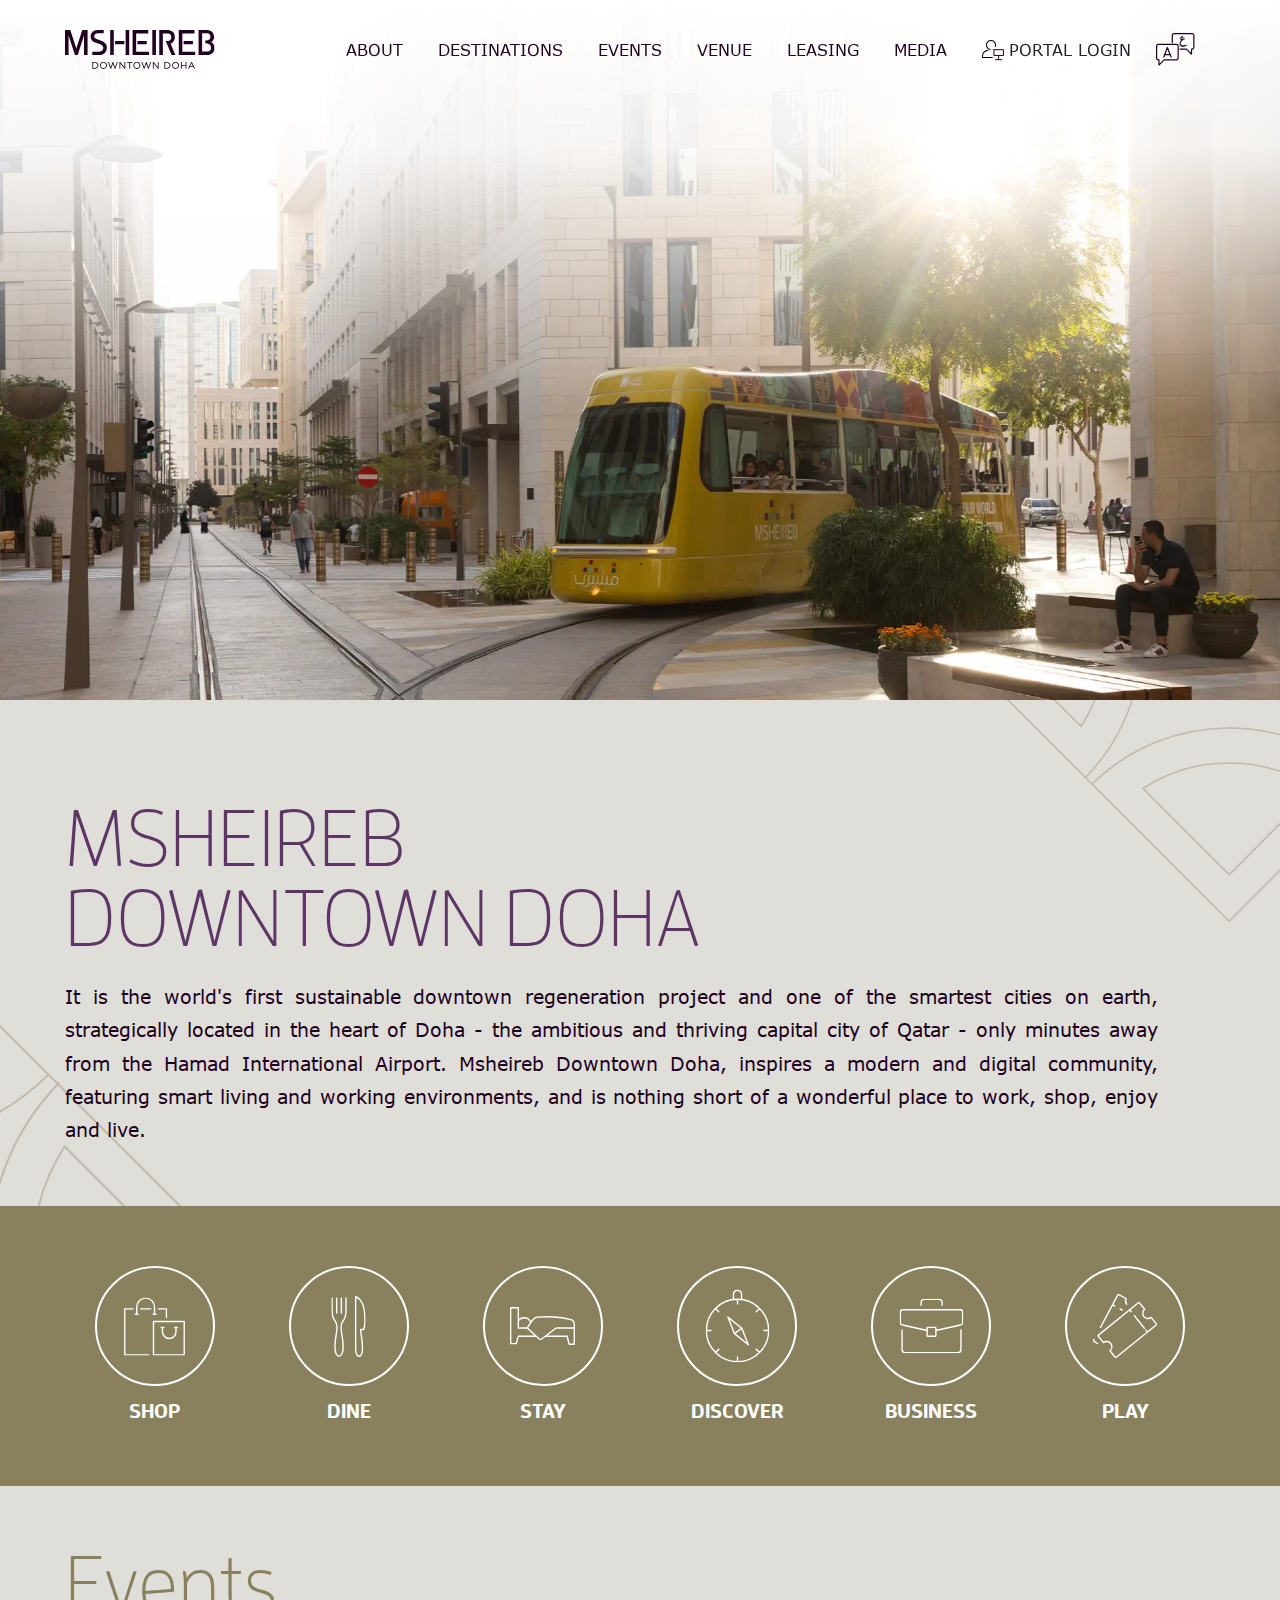
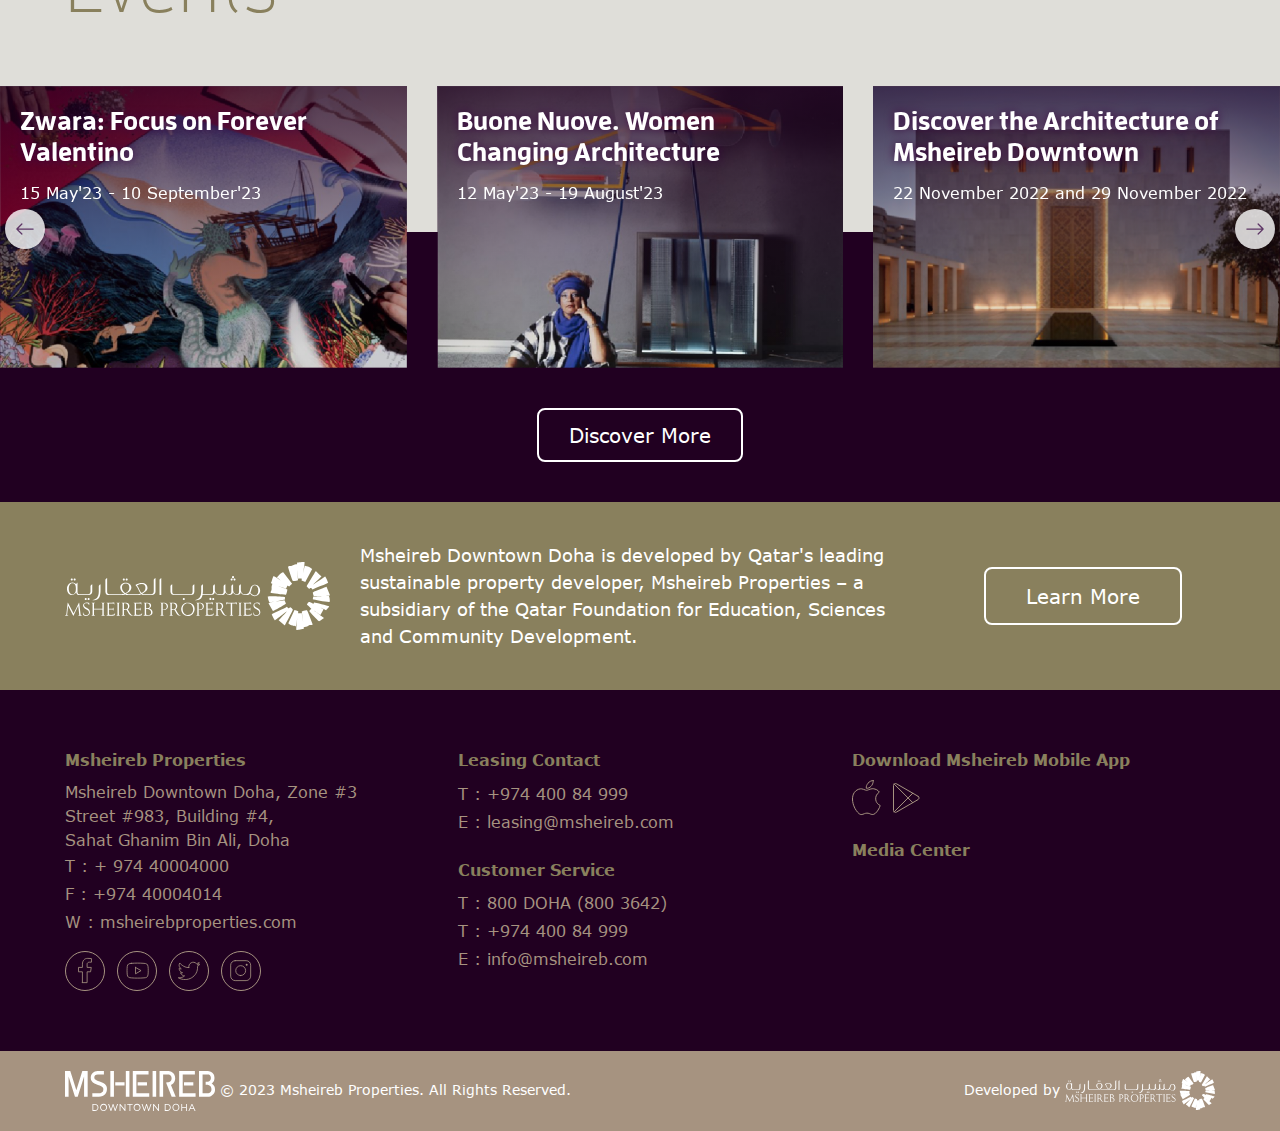
<file: index.html>
<!DOCTYPE html>
<html lang="en">

<head>
    <!-- Basic Page Needs
    ================================================== -->
    <meta charset="UTF-8">
    <meta http-equiv="X-UA-Compatible" content="IE=edge">

    <!-- Specific Meta
    ================================================== -->
    <meta name="viewport" content="width=device-width, initial-scale=1.0, shrink-to-fit=no">
    <meta name="keyword" content="">
    <meta name="description" content="">
    <meta name="author" content="">

    <!-- Site Title
    ================================================== -->
    <title>MSHEIREB - Downtown Doha</title>

    <!-- Site Favicon
    ================================================== -->
   <link rel="shortcut icon" href="assets/images/favicon.ico" >

    <!-- Fonts
    ================================================== -->
    <link rel="stylesheet" href="assets/fonts/style.css">

    <!-- All CSS Here
    ================================================== -->
    <link rel="stylesheet" href="assets/css/bootstrap.min.css">
    <link rel="stylesheet" href="assets/css/swiper-bundle.min.css">
    <link rel="stylesheet" href="assets/css/magnific-popup.css">
    <link rel="stylesheet" href="assets/css/style.css">
</head>

<body>
    <!--~~~~~~~~~~~~~~~~~~~~~~~~~~~~~~~~~~~~~~~
    Preloader Start
    ~~~~~~~~~~~~~~~~~~~~~~~~~~~~~~~~~~~~~~~~-->
    <div class="preloader">
        <div class="center">
            <div></div><div></div><div></div><div></div><div></div><div></div><div></div><div></div>
        </div>
    </div>
    <!--~~./ Preloader End ~~-->

    <!--~~~~~~~~~~~~~~~~~~~~~~~~~~~~~~~~~~~~~~~
    Start Site Header
    ~~~~~~~~~~~~~~~~~~~~~~~~~~~~~~~~~~~~~~~~-->
    <header class="site_header">
        <div class="container">
            <nav class="nav">
                <a href="index.html" class="site_logo">
                    <img src="assets/images/msheireb-logo.svg" class="msheireb-logo" alt="MSHEIREB - Downtown Doha">
                </a>
                <ul class="main_menu ms-auto">
                    <li class="menu-item-has-children">
                        <a href="javascript:void(0)">ABOUT</a>
                        <ul class="submenu">
                            <li>
                                <a href="#">
                                    THE DEVELOPER - MSHEIREB PROPERTIES
                                </a>
                            </li>
                            <li>
                                <a href="about.html">
                                    MSHEIREB DOWNTOWN DOHA
                                </a>
                            </li>
                        </ul>
                    </li>
                    <li class="menu-item-has-children">
                        <a href="#">DESTINATIONS</a>
                        <ul class="submenu">
                            <li>
                                <a href="#">
                                    MSHEIREB DOWNTOWN DOHA
                                </a>
                            </li>
                            <li>
                                <a href="#">
                                    MSHEIREB MUSEUMS
                                </a>
                            </li>
                            <li>
                                <a href="#">
                                    M7
                                </a>
                            </li>
                        </ul>
                    </li>
                    <li>
                        <a href="#">EVENTS</a>
                    </li>
                    <li>
                        <a href="#">VENUE</a>
                    </li>
                    <li>
                        <a href="#">LEASING</a>
                    </li>
                    <li class="menu-item-has-children">
                        <a href="#">MEDIA</a>
                        <ul class="submenu">
                            <li>
                                <a href="#">
                                    MSHEIREB PROPERTIES
                                </a>
                            </li>
                        </ul>
                    </li>
                </ul>
                <ul class="action_menu">
                    <li>
                        <a href="https://mp-mdd.com/login/" target="_blank" class="login" aria-label="Portal Login">
                            <img src="assets/images/icons/portal-login.svg" alt="Portal Login">
                            <span>
                                PORTAL LOGIN
                            </span>
                        </a>
                    </li>
                    <li>
                        <a href="#" aria-label="Switch to Arabic">
                            <img src="assets/images/icons/lang-switch.svg" class="lang-switch" alt="Switch to Arabic">
                        </a>
                    </li>
                    <li>
                        <button class="humbergar" aria-label="Open Mobile Menu">
                            <svg width="22" height="22" viewBox="0 0 22 22" fill="none" xmlns="http://www.w3.org/2000/svg">
                                <path fill-rule="evenodd" clip-rule="evenodd" d="M1 18.1111C1 17.8754 1.09578 17.6493 1.26627 17.4826C1.43675 17.3159 1.66799 17.2222 1.90909 17.2222H20.0909C20.332 17.2222 20.5632 17.3159 20.7337 17.4826C20.9042 17.6493 21 17.8754 21 18.1111C21 18.3469 20.9042 18.573 20.7337 18.7397C20.5632 18.9064 20.332 19 20.0909 19H1.90909C1.66799 19 1.43675 18.9064 1.26627 18.7397C1.09578 18.573 1 18.3469 1 18.1111ZM1 11C1 10.7643 1.09578 10.5382 1.26627 10.3715C1.43675 10.2048 1.66799 10.1111 1.90909 10.1111H20.0909C20.332 10.1111 20.5632 10.2048 20.7337 10.3715C20.9042 10.5382 21 10.7643 21 11C21 11.2357 20.9042 11.4618 20.7337 11.6285C20.5632 11.7952 20.332 11.8889 20.0909 11.8889H1.90909C1.66799 11.8889 1.43675 11.7952 1.26627 11.6285C1.09578 11.4618 1 11.2357 1 11ZM1 3.88889C1 3.65314 1.09578 3.42705 1.26627 3.26035C1.43675 3.09365 1.66799 3 1.90909 3H20.0909C20.332 3 20.5632 3.09365 20.7337 3.26035C20.9042 3.42705 21 3.65314 21 3.88889C21 4.12464 20.9042 4.35073 20.7337 4.51743C20.5632 4.68413 20.332 4.77778 20.0909 4.77778H1.90909C1.66799 4.77778 1.43675 4.68413 1.26627 4.51743C1.09578 4.35073 1 4.12464 1 3.88889Z" fill="black"/>
                            </svg>
                        </button>
                    </li>
                </ul>
            </nav>
        </div>
    </header>
    <div class="mobile-menu bg-color-body">

        <div class="site-brand">
            <a href="index.html" class="navbar-brand">
                <img src="assets/images/msheireb-logo.svg" class="msheireb-logo" alt="MSHEIREB - Downtown Doha">
            </a>
        </div>
        <hr>
        <form action="#">
            <div class="input-group align-items-center">
                <input type="text" name="s" class="form-control" placeholder="SEARCH" required="">
                <button class="btn">
                    <svg xmlns="http://www.w3.org/2000/svg" width="16" height="16" viewBox="0 0 15.997 16">
                        <path d="M15.78,13.833l-3.115-3.115a.749.749,0,0,0-.531-.219h-.509A6.5,6.5,0,1,0,10.5,11.624v.509a.749.749,0,0,0,.219.531l3.115,3.115a.747.747,0,0,0,1.059,0l.884-.884a.753.753,0,0,0,0-1.062ZM6.5,10.5a4,4,0,1,1,4-4A4,4,0,0,1,6.5,10.5Z" fill="#a8a9ad"></path>
                    </svg>
                </button>
            </div>
        </form>
        <hr> <br>
        <h6 class="menu-title">Navigation</h6>
        <div class="main-menu">
            <ul>
                <li class="menu-item-has-children">
                    <a href="javascript:void(0)">ABOUT</a>
                    <ul class="submenu">
                        <li>
                            <a href="#">
                                THE DEVELOPER - MSHEIREB PROPERTIES
                            </a>
                        </li>
                        <li>
                            <a href="about.html">
                                MSHEIREB DOWNTOWN DOHA
                            </a>
                        </li>
                    </ul>
                </li>
                <li class="menu-item-has-children">
                    <a href="#">DESTINATIONS</a>
                    <ul class="submenu">
                        <li>
                            <a href="#">
                                MSHEIREB DOWNTOWN DOHA
                            </a>
                        </li>
                        <li>
                            <a href="#">
                                MSHEIREB MUSEUMS
                            </a>
                        </li>
                        <li>
                            <a href="#">
                                M7
                            </a>
                        </li>
                    </ul>
                </li>
                <li>
                    <a href="#">EVENTS</a>
                </li>
                <li>
                    <a href="#">VENUE</a>
                </li>
                <li>
                    <a href="#">LEASING</a>
                </li>
                <li class="menu-item-has-children">
                    <a href="#">MEDIA</a>
                    <ul class="submenu">
                        <li>
                            <a href="#">
                                MSHEIREB PROPERTIES
                            </a>
                        </li>
                    </ul>
                </li>
            </ul>
        </div>

        <ul class="social_contacts">
            <li>
                <a href="#" aria-label="facebook">
                    <svg width="14" height="27" viewBox="0 0 14 27" fill="none" xmlns="http://www.w3.org/2000/svg">
                        <path fill-rule="evenodd" clip-rule="evenodd" d="M4.4107 25.6301H9.1107V14.7901H12.5807L13.2707 10.4101H9.1107V7.10006C9.1107 5.87006 10.2807 5.18006 11.4107 5.18006H13.4407V1.55006L9.8107 1.39006C6.3407 1.18006 4.4207 3.90006 4.4207 7.16006V10.4201H0.470703V14.8001H4.4207V25.6401L4.4107 25.6301Z" stroke="#A69380" stroke-width="0.83" stroke-linecap="round" stroke-linejoin="round"/>
                    </svg>
                </a>
            </li>
            <li>
                <a href="#" aria-label="youtube">
                    <svg width="23" height="17" viewBox="0 0 23 17" fill="none" xmlns="http://www.w3.org/2000/svg">
                        <path fill-rule="evenodd" clip-rule="evenodd" d="M5.31055 1.3501C7.37055 1.1901 9.81055 1.1001 11.6605 1.1001C13.5205 1.1001 15.9105 1.1801 18.0105 1.3501C20.4405 1.5601 21.6805 1.9701 22.0105 4.4001C22.1705 5.5101 22.2605 7.0401 22.2605 8.6101C22.2605 10.1801 22.1805 11.7401 22.0105 12.8201C21.6805 15.2901 20.4405 15.6701 18.0105 15.8701C15.9105 16.0801 13.5105 16.1201 11.6605 16.1201C9.80055 16.1201 7.37055 16.0801 5.31055 15.8701C2.88055 15.6601 1.60055 15.2901 1.27055 12.8201C1.15055 11.7501 1.06055 10.1801 1.06055 8.6101C1.06055 7.0401 1.14055 5.5201 1.27055 4.4001C1.60055 1.9701 2.88055 1.5501 5.31055 1.3501Z" stroke="#A69380" stroke-width="0.83" stroke-linecap="round" stroke-linejoin="round"/>
                        <path fill-rule="evenodd" clip-rule="evenodd" d="M9.52148 5.43018L15.0415 8.61018L9.52148 11.8202V5.43018Z" stroke="#A69380" stroke-width="0.83" stroke-linecap="round" stroke-linejoin="round"/>
                    </svg>
                </a>
            </li>
            <li>
                <a href="#" aria-label="twitter">
                    <svg width="24" height="19" viewBox="0 0 24 19" fill="none" xmlns="http://www.w3.org/2000/svg">
                        <path fill-rule="evenodd" clip-rule="evenodd" d="M11.8305 6.56993C10.9805 2.09994 16.3605 -0.560065 19.5205 2.66993C19.5205 2.66993 20.9305 2.26993 22.1805 1.47993C22.1805 1.47993 21.7305 3.00994 20.2005 3.96994C20.2005 3.96994 21.9005 3.73993 22.6305 3.28993C22.6305 3.28993 21.8905 4.81994 20.5405 5.37994C21.2805 15.6199 10.2405 21.8399 1.31055 16.7499C1.31055 16.7499 5.72055 16.9799 7.59055 14.8299C7.59055 14.8299 4.87055 15.0599 3.52055 11.7799C3.52055 11.7799 4.54055 12.1799 5.56055 11.6699C5.56055 11.6699 2.39055 11.1599 2.11055 7.36994C2.11055 7.36994 3.13055 8.15994 4.26055 7.87994C4.26055 7.87994 0.750546 5.78993 2.73055 1.99993C2.73055 1.99993 6.46055 6.74994 11.8405 6.57994L11.8305 6.56993Z" stroke="#A69380" stroke-width="0.83" stroke-linecap="round" stroke-linejoin="round"/>
                    </svg>
                </a>
            </li>                                
            <li>
                <a href="#" aria-label="instagram">
                    <svg width="22" height="22" viewBox="0 0 22 22" fill="none" xmlns="http://www.w3.org/2000/svg">
                        <path d="M16.6694 5.82001C17.9994 5.82001 17.9994 3.76001 16.6694 3.76001C15.3394 3.76001 15.3394 5.82001 16.6694 5.82001Z" fill="#A69380"/>
                        <path fill-rule="evenodd" clip-rule="evenodd" d="M5.16969 0.669922H16.1697C18.6497 0.669922 20.6597 2.68992 20.6597 5.15992V16.1099C20.6597 18.5899 18.6397 20.5999 16.1697 20.5999H5.16969C2.68969 20.5999 0.679688 18.5799 0.679688 16.1099V5.15992C0.679688 2.67992 2.69969 0.669922 5.16969 0.669922Z" stroke="#A69380" stroke-width="0.83" stroke-linecap="round" stroke-linejoin="round"/>
                        <path d="M10.6788 15.5899C13.4181 15.5899 15.6387 13.3693 15.6387 10.6299C15.6387 7.89059 13.4181 5.66992 10.6788 5.66992C7.93942 5.66992 5.71875 7.89059 5.71875 10.6299C5.71875 13.3693 7.93942 15.5899 10.6788 15.5899Z" stroke="#A69380" stroke-width="0.83" stroke-linecap="round" stroke-linejoin="round"/>
                    </svg>
                </a>
            </li>
        </ul>

    </div>
    <!--~~./ end site header ~~-->


    <!--~~~~~~~~~~~~~~~~~~~~~~~~~~~~~~~~~~~~~~~
    Start Hero
    ~~~~~~~~~~~~~~~~~~~~~~~~~~~~~~~~~~~~~~~~-->
    <div class="hero">
        <div class="hero-slider swiper">
            <div class="swiper-wrapper">
                <div class="swiper-slide">
                    <div class="slide-bg" style="background-image: url(assets/images/hero-banner.webp);"></div>
                </div>
                <div class="swiper-slide">
                    <div class="slide-bg" style="background-image: url(assets/images/hero-banner2.webp);"></div>
                </div>
            </div>
        </div>
    </div>
    <!--~~./ end Hero ~~-->

    <!--~~~~~~~~~~~~~~~~~~~~~~~~~~~~~~~~~~~~~~~
    Start Events
    ~~~~~~~~~~~~~~~~~~~~~~~~~~~~~~~~~~~~~~~~-->
    <div class="explore">
        <div class="explore-content">
            <div class="container">
                <h1>
                    MSHEIREB <br>
                    DOWNTOWN DOHA
                </h1>
                <p>
                    It is the world's first sustainable downtown regeneration project and one of the smartest cities on earth, strategically located in the heart of Doha - the ambitious and thriving capital city of Qatar - only minutes away from the Hamad International Airport. Msheireb Downtown Doha, inspires a modern and digital community, featuring smart living and working environments, and is nothing short of a wonderful place to work, shop, enjoy and live.
                </p>
            </div>
            <div class="shapes">
                <img src="assets/images/shape/shape1.svg" class="shape1" alt="">
                <img src="assets/images/shape/shape1.svg" class="shape2" alt="">
            </div>
        </div>
        <div class="explore-items-wrapper">
            <div class="container">
                <div class="row gy-5 justify-content-center">
                    <div class="col-6 col-sm-4 col-md-2">
                        <div class="item text-center">
                            <a href="#">
                                <div class="icon">
                                    <svg width="87" height="83" viewBox="0 0 87 83" fill="none" xmlns="http://www.w3.org/2000/svg">
                                        <path d="M49.052 16.2976H60.5496V28.6583M23.6016 16.2976H38.2559M35.0907 82H1V16.2976H12.7286M74.203 43.3175V49.1488C74.203 54.4438 69.8829 58.7428 64.5618 58.7428C59.2407 58.7428 54.9206 54.4438 54.9206 49.1488V43.3175M43.5 23.9762V13.6246C43.5 6.65255 37.8196 1 30.8133 1C23.807 1 18.1266 6.65255 18.1266 13.6246V23.9762M41.6522 23.9762H45.4334M16.159 23.9762H19.9402M53.03 43.011H56.8026M72.3124 43.011H76.0936M42.0371 34.413H86V82H42.0371V34.413Z" stroke="white" stroke-width="2" stroke-linecap="round" stroke-linejoin="round"/>
                                    </svg>
                                </div>
                                <div class="title">
                                    SHOP
                                </div>
                            </a>
                        </div>
                    </div>
                    <div class="col-6 col-sm-4 col-md-2">
                        <div class="item text-center">
                            <a href="#">
                                <div class="icon">
                                    <svg width="49" height="87" viewBox="0 0 49 87" fill="none" xmlns="http://www.w3.org/2000/svg">
                                        <path d="M1.00075 2.94517C1.00075 7.66684 1.00075 12.3885 1.00075 17.1187C1.00075 21.3272 0.932256 25.6468 2.10521 29.7355C2.8672 32.4128 4.65659 34.5513 6.09495 36.8779C7.6703 39.4269 8.11551 42.5576 8.03846 45.5001C7.91003 50.3757 6.67715 55.2171 6.11208 60.05C5.31584 66.8588 3.90316 75.25 6.52304 81.8022C6.95968 82.8885 7.559 83.9235 8.39805 84.7446C9.46826 85.7882 11.0179 86.4383 12.422 85.6513C13.8433 84.8558 14.8364 83.2734 15.4186 81.8107C18.0385 75.2585 16.6258 66.8673 15.8296 60.0585C15.2645 55.2257 14.0316 50.3757 13.9032 45.5086C13.8262 42.5661 14.2714 39.4269 15.8467 36.8864C17.2851 34.5598 19.0659 32.4214 19.8365 29.7441C21.0009 25.6554 20.9409 21.3443 20.9409 17.1273V2.94517M14.3227 2.94517V24.2782M7.61893 2.94517V24.2782M35.0163 1.01202C34.8622 0.960699 34.7081 1.08045 34.7081 1.24297V75.5836C34.7081 75.5836 34.8451 86.1646 39.5626 85.9935C44.2801 85.8224 45.3589 76.9265 43.7407 63.3175C42.1653 50.0335 41.4804 50.3586 42.0797 47.878C42.1054 47.7668 42.2082 47.6898 42.3195 47.6898H46.0267C46.1208 47.6898 46.2065 47.6385 46.2407 47.553C46.6774 46.5693 49.1174 40.154 47.388 23.1662C45.5986 5.57117 37.1824 1.72198 35.0163 1.01202Z" stroke="white" stroke-width="2" stroke-linecap="round" stroke-linejoin="round"/>
                                    </svg>
                                </div>
                                <div class="title">
                                    DINE
                                </div>
                            </a>
                        </div>
                    </div>
                    <div class="col-6 col-sm-4 col-md-2">
                        <div class="item text-center">
                            <a href="#">
                                <div class="icon">
                                    <svg width="93" height="54" viewBox="0 0 93 54" fill="none" xmlns="http://www.w3.org/2000/svg">
                                        <path d="M24.7683 29.9283L37.6337 41.6416H11.9448L8.92557 52.1633H1V1H11.9448V29.9283M24.7683 29.9283H11.9448M24.7683 29.9283C24.7683 29.9283 26.7728 25.9985 29.7417 21.9589M24.7683 29.9283L37.6421 41.6332L41.4078 45.0644C42.6575 46.2053 44.5445 46.2813 45.8864 45.2503L50.6166 41.6332L65.9561 29.9283M11.9448 29.9283V19.3728C13.7815 16.8206 16.784 15.1641 20.1556 15.1641C24.567 15.1641 28.3411 18.0037 29.7417 21.9504V21.9589M91.9218 29.9283V53H84.642L81.6311 41.6416H50.6082L65.9561 29.9283M91.9218 29.9283H65.9561M91.9218 29.9283C91.9218 23.8688 92.8275 20.3194 88.4748 18.1897C68.0696 12.7133 45.2993 13.8458 39.093 14.2937C37.9273 14.3782 36.8118 14.7669 35.8725 15.4684C33.6248 17.1417 31.5197 19.5672 29.7417 21.9589" stroke="white" stroke-width="2" stroke-linecap="round" stroke-linejoin="round"/>
                                    </svg>
                                </div>
                                <div class="title">
                                    STAY
                                </div>
                            </a>
                        </div>
                    </div>
                    <div class="col-6 col-sm-4 col-md-2">
                        <div class="item text-center">
                            <a href="#">
                                <div class="icon">
                                    <svg width="91" height="104" viewBox="0 0 91 104" fill="none" xmlns="http://www.w3.org/2000/svg">
                                        <path d="M45.5 13.7781C20.9233 13.7781 1 33.7511 1 58.389C1 83.027 20.9233 103 45.5 103C70.0767 103 90 83.027 90 58.389C90 33.7511 70.0767 13.7781 45.5 13.7781ZM45.5 13.7781V20.5128M51.2506 14.1462H51.3223V6.8278C51.3223 6.07351 51.1789 5.36412 50.9192 4.69962C50.0682 2.53552 47.9722 1 45.509 1C43.0457 1 40.9318 2.5445 40.0808 4.71758C39.8211 5.38208 39.6867 6.09147 39.6867 6.83678V14.1642H39.7584M51.6268 55.1294L41.1378 62.9417L61.0051 78.7639L51.6268 55.1294ZM51.6268 55.1294L41.1378 62.9507L31.7505 39.2983L51.6268 55.1294ZM18.8072 85.1394L14.0598 89.8987M76.9671 26.8435L72.2197 31.6027M72.2645 85.2203L77.0119 89.9705M14.024 26.8345L18.7713 31.5937M83.2014 58.4698H89.9194M1.02687 58.389H7.73591M45.5 102.991V96.2653" stroke="white" stroke-width="2" stroke-linecap="round" stroke-linejoin="round"/>
                                    </svg>
                                </div>
                                <div class="title">
                                    DISCOVER
                                </div>
                            </a>
                        </div>
                    </div>
                    <div class="col-6 col-sm-4 col-md-2">
                        <div class="item text-center">
                            <a href="#">
                                <div class="icon">
                                    <svg width="91" height="78" viewBox="0 0 91 78" fill="none" xmlns="http://www.w3.org/2000/svg">
                                        <path d="M87.5813 44.6541V72.5142C87.5813 74.9934 85.5657 77 83.0753 77H7.93367C5.45224 77 3.4456 74.9934 3.4456 72.5142V44.6541M51.7305 45.4389L86.8019 37.5642C87.0617 37.5642 87.3305 37.5374 87.5723 37.475C88.9698 37.1183 90 35.8697 90 34.3804V19.077C90 17.3201 88.5577 15.8843 86.793 15.8843H4.20705C2.44227 15.8843 1 17.3201 1 19.077V34.3715C1 35.8697 2.05707 37.1272 3.4456 37.4661C3.69643 37.5285 3.9383 37.5553 4.20705 37.5553L39.2785 45.4835M30.6338 9.25816V5.77118C30.6338 3.13142 32.7838 1 35.4265 1H55.8871C58.5387 1 60.6797 3.14034 60.6797 5.77118V9.25816M40.022 40.9263H50.9959C51.4016 40.9263 51.7305 41.2537 51.7305 41.6576V52.9211C51.7305 53.325 51.4016 53.6524 50.9959 53.6524H40.022C39.6164 53.6524 39.2875 53.325 39.2875 52.9211V41.6576C39.2875 41.2537 39.6164 40.9263 40.022 40.9263Z" stroke="white" stroke-width="2" stroke-linecap="round" stroke-linejoin="round"/>
                                    </svg>
                                </div>
                                <div class="title">
                                    BUSINESS
                                </div>
                            </a>
                        </div>
                    </div>
                    <div class="col-6 col-sm-4 col-md-2">
                        <div class="item text-center">
                            <a href="#">
                                <div class="icon">
                                    <svg width="92" height="92" viewBox="0 0 92 92" fill="none" xmlns="http://www.w3.org/2000/svg">
                                        <path d="M52.6279 22.8886L54.8635 25.6731M59.0509 30.8982L73.7237 49.2071M75.8174 51.8238L78.0529 54.6083M11.0621 47.9239L35.7363 1.60236C36.0366 1.04881 36.7206 0.839137 37.2795 1.13268L47.648 6.71844C46.2049 9.42745 46.6053 12.6229 48.3988 14.8706M6.97472 71.005L1.60278 68.1114C1.05224 67.8095 0.835357 67.1218 1.13565 66.5598L1.74458 65.4276M28.1706 15.8435L31.307 17.5293M38.9645 21.6557L42.1009 23.3415M72.9813 32.5672C75.5421 35.7627 80.1883 36.2659 83.3665 33.6911L90.7487 42.9001C91.1408 43.3949 91.0657 44.1162 90.5819 44.5104L33.5175 90.748C33.0253 91.1422 32.308 91.0667 31.9159 90.5719L24.5336 81.3629C27.7118 78.7881 28.2123 74.1082 25.6514 70.9127C23.0906 67.7173 18.436 67.214 15.2662 69.7888L7.88395 60.5799C7.4919 60.0851 7.56697 59.3638 8.05912 58.9696L65.1235 12.7403C65.6157 12.3461 66.3247 12.4216 66.7251 12.9164L74.1074 22.1254C70.9292 24.7002 70.4288 29.3802 72.9896 32.5672H72.9813Z" stroke="white" stroke-width="2" stroke-linecap="round" stroke-linejoin="round"/>
                                    </svg>
                                </div>
                                <div class="title">
                                    PLAY
                                </div>
                            </a>
                        </div>
                    </div>
                </div>
            </div>
        </div>

    </div>
    <!--~~./ end Events ~~-->


    <!--~~~~~~~~~~~~~~~~~~~~~~~~~~~~~~~~~~~~~~~
    Start Events
    ~~~~~~~~~~~~~~~~~~~~~~~~~~~~~~~~~~~~~~~~-->
    <div class="events">
        <div class="container">
            <div class="section-title">
                <h3 class="title">Events</h3>
            </div>
        </div>
        <div class="events-slider swiper">
            <button class="btn-prev" aria-label="Previous Event">
                <svg xmlns="http://www.w3.org/2000/svg"  fill="#5E3666" class="bi bi-arrow-left" viewBox="0 0 16 16">
                    <path fill-rule="evenodd" d="M15 8a.5.5 0 0 0-.5-.5H2.707l3.147-3.146a.5.5 0 1 0-.708-.708l-4 4a.5.5 0 0 0 0 .708l4 4a.5.5 0 0 0 .708-.708L2.707 8.5H14.5A.5.5 0 0 0 15 8z"/>
                </svg>
            </button>
            <div class="swiper-wrapper">
                <div class="swiper-slide">
                    <div class="events-item">
                        <div class="thumbnail">
                            <img src="assets/images/event1.png" alt="Event Title">
                        </div>
                        <div class="event-information">
                            <h3 class="events-title">
                                Zwara: Focus on Forever Valentino
                            </h3>
                            <p>
                                15 May'23 - 10 September'23
                            </p>
                        </div>
                        <a href="!#" class="stretched-link"></a>
                    </div>
                </div>
                <div class="swiper-slide">
                    <div class="events-item">
                        <div class="thumbnail">
                            <img src="assets/images/event2.png" alt="Event Title">
                        </div>
                        <div class="event-information">
                            <h3 class="events-title">
                                Buone Nuove. Women Changing Architecture
                            </h3>
                            <p>
                                12 May'23 - 19 August'23
                            </p>
                        </div>
                        <a href="!#" class="stretched-link"></a>
                    </div>
                </div>
                <div class="swiper-slide">
                    <div class="events-item">
                        <div class="thumbnail">
                            <img src="assets/images/event3.png" alt="Event Title">
                        </div>
                        <div class="event-information">
                            <h3 class="events-title">
                                Discover the Architecture of Msheireb Downtown 
                            </h3>
                            <p>
                                22 November 2022 and 29 November 2022
                            </p>
                        </div>
                        <a href="!#" class="stretched-link"></a>
                    </div>
                </div>
            </div>
            <button class="btn-next" aria-label="Next Event">
                <svg xmlns="http://www.w3.org/2000/svg"  fill="#5E3666" viewBox="0 0 16 16">
                    <path fill-rule="evenodd" d="M1 8a.5.5 0 0 1 .5-.5h11.793l-3.147-3.146a.5.5 0 0 1 .708-.708l4 4a.5.5 0 0 1 0 .708l-4 4a.5.5 0 0 1-.708-.708L13.293 8.5H1.5A.5.5 0 0 1 1 8z"/>
                </svg>
            </button>
            <div class="all-events text-center">
                <a href="#" aria-label="Discover More Events">
                    Discover More
                </a>
            </div>
        </div>
    </div>
    <!--~~./ end Events ~~-->

    <!--~~~~~~~~~~~~~~~~~~~~~~~~~~~~~~~~~~~~~~~
    Start CTA
    ~~~~~~~~~~~~~~~~~~~~~~~~~~~~~~~~~~~~~~~~-->
    <div class="cta">
        <div class="container">
            <div class="row gy-4 gx-5 align-items-center">
                <div class="col-lg-3">
                    <div class="logo">
                        <img src="assets/images/msheireb-properties.svg" alt="">
                    </div>
                </div>
                <div class="col-lg-6">
                    <div class="section-text">
                        <p class="text-white">
                            Msheireb Downtown Doha is developed by Qatar's leading sustainable property developer, Msheireb Properties – a subsidiary of the Qatar Foundation for Education, Sciences and Community Development.
                        </p>
                    </div>
                </div>
                <div class="col-lg-3">
                    <div class="button text-center">
                        <a href="#">
                            Learn More
                        </a>
                    </div>
                </div>
            </div>
        </div>
    </div>
    <!--~~./ end CTA ~~-->

    
    <!--~~~~~~~~~~~~~~~~~~~~~~~~~~~~~~~~~~~~~~~
    Start Footer
    ~~~~~~~~~~~~~~~~~~~~~~~~~~~~~~~~~~~~~~~~-->
    <footer class="footer">
        <div class="footer-top">
            <div class="container">
                <div class="row g-5">
                    <div class="col-md-4">
                        <div class="footer-widget">
                            <h6 class="widget-title">
                                Msheireb Properties
                            </h6>
                            <address class="mb-0">
                                Msheireb Downtown Doha, Zone #3 <br>
                                Street #983, Building #4, <br>
                                Sahat Ghanim Bin Ali, Doha
                            </address>
                            <p>
                                T : <a href="tel:+97440004000">+ 974 40004000</a> <br>
                                F : <a href="tel:+97440004014">+974 40004014</a> <br>
                                W : <a href="https://msheirebproperties.com" target="_blank">msheirebproperties.com</a> 
                            </p>
                            <ul class="social_contacts">
                                <li>
                                    <a href="#" aria-label="facebook">
                                        <svg width="14" height="27" viewBox="0 0 14 27" fill="none" xmlns="http://www.w3.org/2000/svg">
                                            <path fill-rule="evenodd" clip-rule="evenodd" d="M4.4107 25.6301H9.1107V14.7901H12.5807L13.2707 10.4101H9.1107V7.10006C9.1107 5.87006 10.2807 5.18006 11.4107 5.18006H13.4407V1.55006L9.8107 1.39006C6.3407 1.18006 4.4207 3.90006 4.4207 7.16006V10.4201H0.470703V14.8001H4.4207V25.6401L4.4107 25.6301Z" stroke="#A69380" stroke-width="0.83" stroke-linecap="round" stroke-linejoin="round"/>
                                        </svg>
                                    </a>
                                </li>
                                <li>
                                    <a href="#" aria-label="youtube">
                                        <svg width="23" height="17" viewBox="0 0 23 17" fill="none" xmlns="http://www.w3.org/2000/svg">
                                            <path fill-rule="evenodd" clip-rule="evenodd" d="M5.31055 1.3501C7.37055 1.1901 9.81055 1.1001 11.6605 1.1001C13.5205 1.1001 15.9105 1.1801 18.0105 1.3501C20.4405 1.5601 21.6805 1.9701 22.0105 4.4001C22.1705 5.5101 22.2605 7.0401 22.2605 8.6101C22.2605 10.1801 22.1805 11.7401 22.0105 12.8201C21.6805 15.2901 20.4405 15.6701 18.0105 15.8701C15.9105 16.0801 13.5105 16.1201 11.6605 16.1201C9.80055 16.1201 7.37055 16.0801 5.31055 15.8701C2.88055 15.6601 1.60055 15.2901 1.27055 12.8201C1.15055 11.7501 1.06055 10.1801 1.06055 8.6101C1.06055 7.0401 1.14055 5.5201 1.27055 4.4001C1.60055 1.9701 2.88055 1.5501 5.31055 1.3501Z" stroke="#A69380" stroke-width="0.83" stroke-linecap="round" stroke-linejoin="round"/>
                                            <path fill-rule="evenodd" clip-rule="evenodd" d="M9.52148 5.43018L15.0415 8.61018L9.52148 11.8202V5.43018Z" stroke="#A69380" stroke-width="0.83" stroke-linecap="round" stroke-linejoin="round"/>
                                        </svg>
                                    </a>
                                </li>
                                <li>
                                    <a href="#" aria-label="twitter">
                                        <svg width="24" height="19" viewBox="0 0 24 19" fill="none" xmlns="http://www.w3.org/2000/svg">
                                            <path fill-rule="evenodd" clip-rule="evenodd" d="M11.8305 6.56993C10.9805 2.09994 16.3605 -0.560065 19.5205 2.66993C19.5205 2.66993 20.9305 2.26993 22.1805 1.47993C22.1805 1.47993 21.7305 3.00994 20.2005 3.96994C20.2005 3.96994 21.9005 3.73993 22.6305 3.28993C22.6305 3.28993 21.8905 4.81994 20.5405 5.37994C21.2805 15.6199 10.2405 21.8399 1.31055 16.7499C1.31055 16.7499 5.72055 16.9799 7.59055 14.8299C7.59055 14.8299 4.87055 15.0599 3.52055 11.7799C3.52055 11.7799 4.54055 12.1799 5.56055 11.6699C5.56055 11.6699 2.39055 11.1599 2.11055 7.36994C2.11055 7.36994 3.13055 8.15994 4.26055 7.87994C4.26055 7.87994 0.750546 5.78993 2.73055 1.99993C2.73055 1.99993 6.46055 6.74994 11.8405 6.57994L11.8305 6.56993Z" stroke="#A69380" stroke-width="0.83" stroke-linecap="round" stroke-linejoin="round"/>
                                        </svg>
                                    </a>
                                </li>                                
                                <li>
                                    <a href="#" aria-label="instagram">
                                        <svg width="22" height="22" viewBox="0 0 22 22" fill="none" xmlns="http://www.w3.org/2000/svg">
                                            <path d="M16.6694 5.82001C17.9994 5.82001 17.9994 3.76001 16.6694 3.76001C15.3394 3.76001 15.3394 5.82001 16.6694 5.82001Z" fill="#A69380"/>
                                            <path fill-rule="evenodd" clip-rule="evenodd" d="M5.16969 0.669922H16.1697C18.6497 0.669922 20.6597 2.68992 20.6597 5.15992V16.1099C20.6597 18.5899 18.6397 20.5999 16.1697 20.5999H5.16969C2.68969 20.5999 0.679688 18.5799 0.679688 16.1099V5.15992C0.679688 2.67992 2.69969 0.669922 5.16969 0.669922Z" stroke="#A69380" stroke-width="0.83" stroke-linecap="round" stroke-linejoin="round"/>
                                            <path d="M10.6788 15.5899C13.4181 15.5899 15.6387 13.3693 15.6387 10.6299C15.6387 7.89059 13.4181 5.66992 10.6788 5.66992C7.93942 5.66992 5.71875 7.89059 5.71875 10.6299C5.71875 13.3693 7.93942 15.5899 10.6788 15.5899Z" stroke="#A69380" stroke-width="0.83" stroke-linecap="round" stroke-linejoin="round"/>
                                        </svg>
                                    </a>
                                </li>
                            </ul>
                        </div>
                    </div>
                    <div class="col-md-4">
                        <div class="footer-widget">
                            <h6 class="widget-title">
                                Leasing Contact
                            </h6>
                           
                            <p>
                                T : <a href="tel:+974 400 84 999">+974 400 84 999</a> <br>
                                E : <a href="mailto:leasing@msheireb.com">leasing@msheireb.com</a> <br>
                            </p>
                            <br class="mb-4">
                            <h6 class="widget-title">
                                Customer Service
                            </h6>
                            <p>
                                T : <a href="tel:800DOHA(8003642)">800 DOHA (800 3642)</a> <br>
                                T : <a href="tel:+97440084999">+974 400 84 999</a> <br>
                                E : <a href="mailto:info@msheireb.com">info@msheireb.com</a> <br>
                            </p>
                        </div>
                    </div>
                    <div class="col-md-4">
                        <div class="footer-widget">
                            <h6 class="widget-title">
                                Download Msheireb Mobile App
                            </h6>
                            <ul class="d-flex align-items-center download_apps_from">
                                <li>
                                    <a href="#">
                                        <svg width="29" height="36" viewBox="0 0 29 36" fill="none" xmlns="http://www.w3.org/2000/svg">
                                            <path d="M0.5 20.22V17.83C0.5 17.83 0.52 17.9 0.52 17.93C0.52 18.05 0.52 18.17 0.55 18.29C0.59 18.01 0.56 17.73 0.59 17.46C0.65 16.91 0.73 16.37 0.86 15.84C1.16 14.59 1.66 13.43 2.41 12.38C3.39 11 4.66 9.97003 6.25 9.36003C6.91 9.10003 7.59 8.94003 8.29 8.87003C8.76 8.82003 9.23 8.81003 9.71 8.87003C10.38 8.95003 11.02 9.15003 11.65 9.39003C12.23 9.61003 12.81 9.85003 13.39 10.06C14.03 10.29 14.68 10.38 15.34 10.19C15.73 10.08 16.1 9.93003 16.48 9.78003C17.04 9.57003 17.6 9.34003 18.17 9.15003C18.79 8.95003 19.43 8.81003 20.08 8.75003C20.67 8.70003 21.25 8.73003 21.84 8.81003C22.68 8.93003 23.49 9.15003 24.25 9.50003C25.49 10.08 26.51 10.92 27.3 12.04C27.34 12.09 27.33 12.11 27.28 12.15C25.86 13.07 24.81 14.29 24.17 15.86C23.92 16.48 23.77 17.12 23.71 17.78C23.64 18.5 23.66 19.21 23.77 19.92C23.86 20.46 24.01 20.98 24.22 21.48C24.56 22.33 25.07 23.07 25.7 23.72C26.4 24.44 27.19 25.01 28.1 25.43C28.22 25.49 28.22 25.48 28.18 25.61C27.98 26.3 27.71 26.96 27.41 27.61C27.01 28.49 26.55 29.34 26 30.13C25.6 30.7 25.21 31.28 24.78 31.83C24.36 32.37 23.92 32.89 23.39 33.33C22.91 33.73 22.4 34.07 21.81 34.28C21.18 34.51 20.52 34.51 19.87 34.44C19.45 34.4 19.04 34.26 18.64 34.1C18.17 33.91 17.71 33.7 17.24 33.53C16.49 33.25 15.71 33.14 14.91 33.15C14.08 33.15 13.28 33.32 12.51 33.63C11.99 33.84 11.49 34.08 10.95 34.25C10.56 34.37 10.17 34.5 9.76 34.49C9.75 34.49 9.73 34.49 9.73 34.51C9.76 34.53 9.81 34.51 9.84 34.54H8.88C8.88 34.54 8.99 34.54 9.05 34.5C8.98 34.5 8.92 34.5 8.86 34.49C8.8 34.49 8.74 34.48 8.68 34.46C8.13 34.35 7.64 34.1 7.19 33.77C6.57 33.33 6.06 32.78 5.58 32.21C5.12 31.67 4.71 31.08 4.29 30.51C3.87 29.93 3.48 29.32 3.12 28.69C2.6 27.76 2.18 26.79 1.8 25.8C1.54 25.12 1.34 24.42 1.15 23.71C0.95 22.94 0.79 22.15 0.68 21.36C0.63 20.97 0.57 20.58 0.57 20.19C0.57 20 0.57 19.81 0.57 19.62H0.54C0.54 19.76 0.53 19.9 0.52 20.04C0.52 20.1 0.53 20.15 0.5 20.21V20.22Z" stroke="#A69380" stroke-linecap="round" stroke-linejoin="round"/>
                                            <path d="M21.1094 0.5C21.1594 0.63 21.1694 0.77 21.1794 0.9C21.2194 1.34 21.1794 1.77 21.0994 2.21C20.8994 3.37 20.4594 4.44 19.7794 5.41C18.7594 6.86 17.3894 7.81 15.6694 8.24C15.2494 8.35 14.8194 8.4 14.3794 8.33C14.3094 8.32 14.2894 8.29 14.2794 8.23C14.1994 7.77 14.2194 7.31 14.2994 6.85C14.4394 5.98 14.7394 5.17 15.1794 4.41C15.6594 3.57 16.2694 2.82 17.0294 2.21C17.9694 1.46 19.0094 0.91 20.1794 0.64C20.2894 0.61 20.3994 0.6 20.5094 0.58C20.6194 0.56 20.7294 0.56 20.8594 0.55C20.8094 0.51 20.7494 0.54 20.7194 0.5H21.1094Z" stroke="#A69380" stroke-linecap="round" stroke-linejoin="round"/>
                                        </svg>                                            
                                    </a>
                                </li>
                                <li>
                                    <a href="#">
                                        <svg width="27" height="30" viewBox="0 0 27 30" fill="none" xmlns="http://www.w3.org/2000/svg">
                                            <path d="M25.06 13.2701L3.4 0.76006C2.11 0.0200598 0.5 0.95006 0.5 2.44006V27.4501C0.5 28.9401 2.11 29.8701 3.4 29.1201L25.06 16.6101C26.35 15.8701 26.35 14.0001 25.06 13.2601V13.2701Z" stroke="#A69380" stroke-linecap="round" stroke-linejoin="round"/>
                                            <path d="M19.7691 19.67L15.0391 14.94L1.11914 1.02002" stroke="#A69380" stroke-linecap="round" stroke-linejoin="round"/>
                                            <path d="M19.7691 10.21L15.0391 14.94L1.11914 28.86" stroke="#A69380" stroke-linecap="round" stroke-linejoin="round"/>
                                        </svg>
                                    </a>
                                </li>
                            </ul>
                            <br>
                            <h6 class="widget-title">
                                <a href="#">Media Center</a>
                            </h6>                            
                        </div>
                    </div>
                </div>
            </div>            
        </div>
        <div class="footer-bottom">
            <div class="container">
                <div class="row gy-4 align-items-center">
                    <div class="col-sm-6 col-md-7">
                        <div class="text-center text-sm-start">
                            <p>
                                <img src="assets/images/msheireb-white.svg" class="footer-logo" alt="MSHEIREB LOGO">
                                &copy; 2023 Msheireb Properties. All Rights Reserved.
                            </p>
                        </div>
                    </div>
                    <div class="col-sm-6 col-md-5">
                        <div class="text-center text-sm-end">
                            <p>
                                Developed by
                                <a href="#" target="_blank">
                                    <img src="assets/images/msheireb-properties.svg" class="footer-logo" alt="Msheireb Properties">
                                </a>
                            </p>
                        </div>
                    </div>
                </div>
            </div>
        </div>
    </footer>
    <!--~~./ end Footer ~~-->
    


    <!-- All The JS Files
    ================================================== -->
    <script src="assets/js/bootstrap.min.js"></script>
    <script src="assets/js/jquery-3.6.0.min.js"></script>
    <script src="assets/js/swiper-bundle.min.js"></script>
    <script src="assets/js/jquery.magnific-popup.min.js"></script>
    <script src="assets/js/script.js"></script>
</body>
</html>
</file>
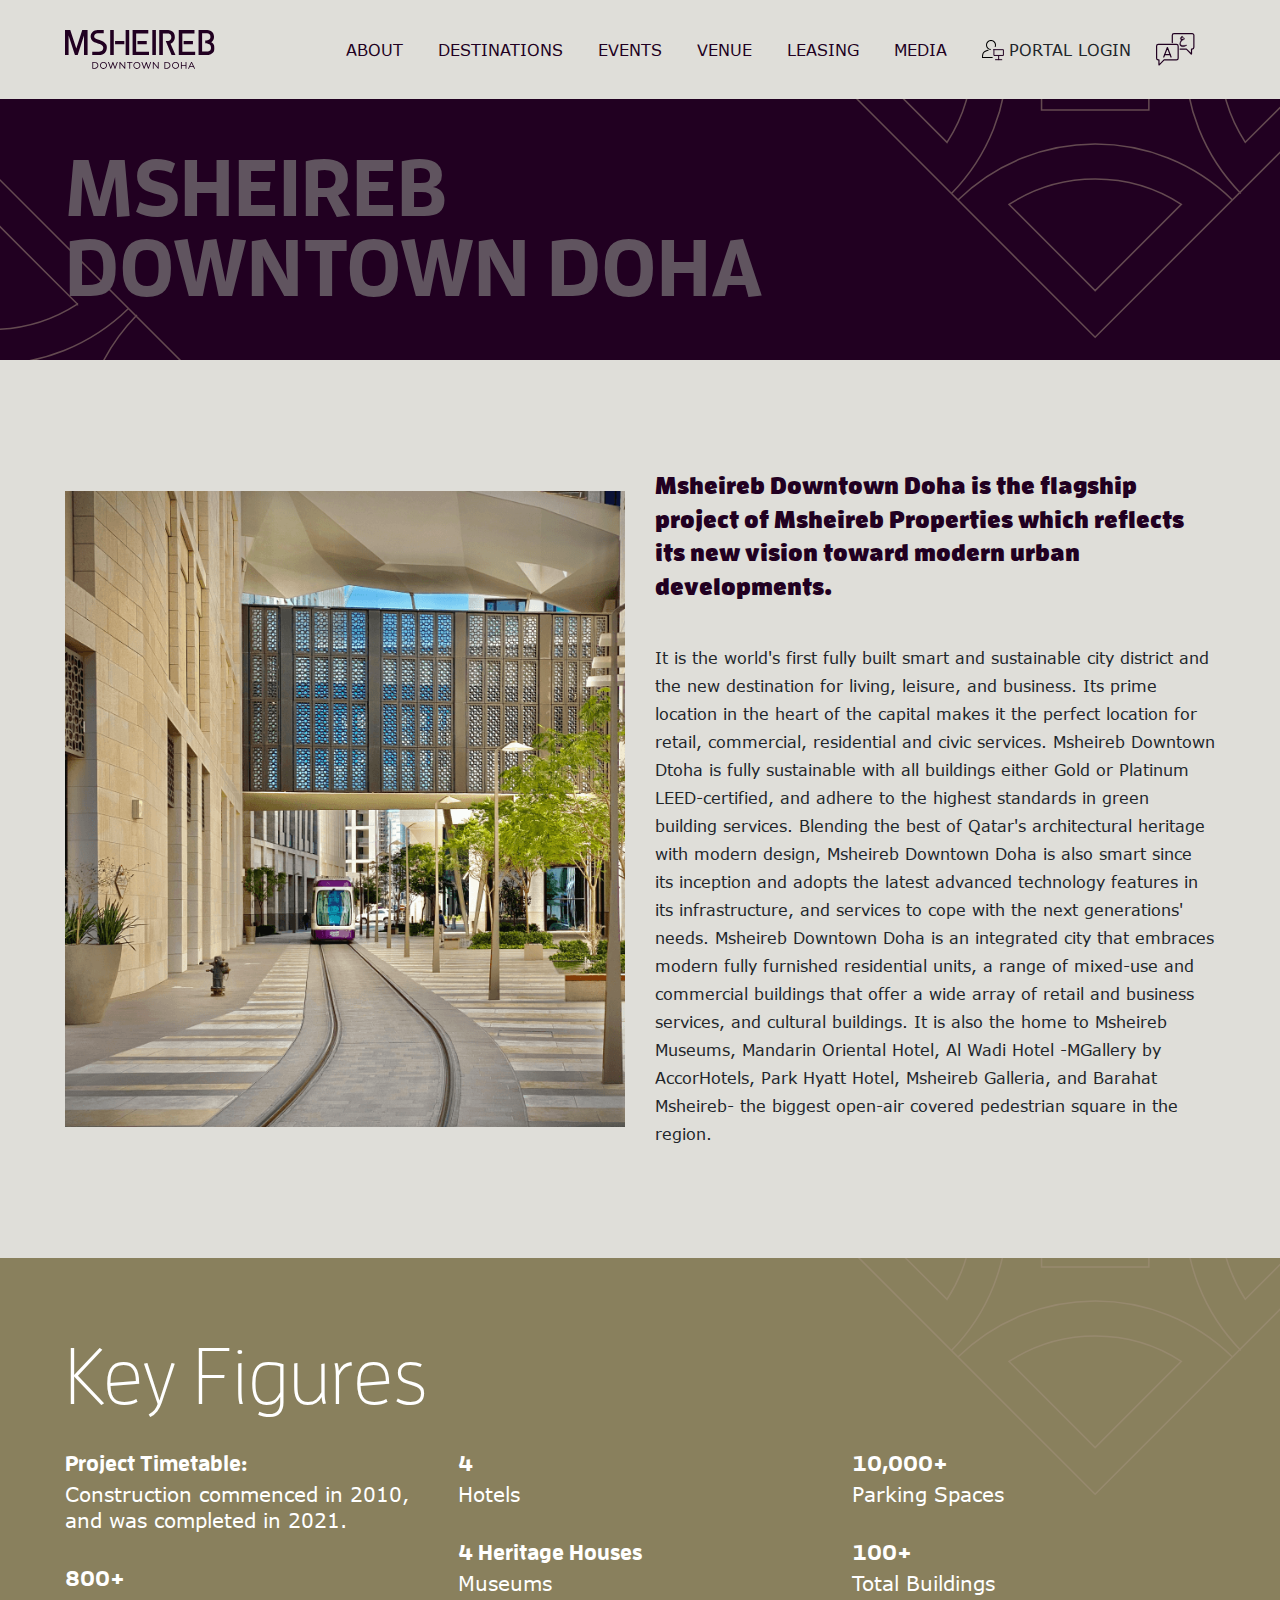
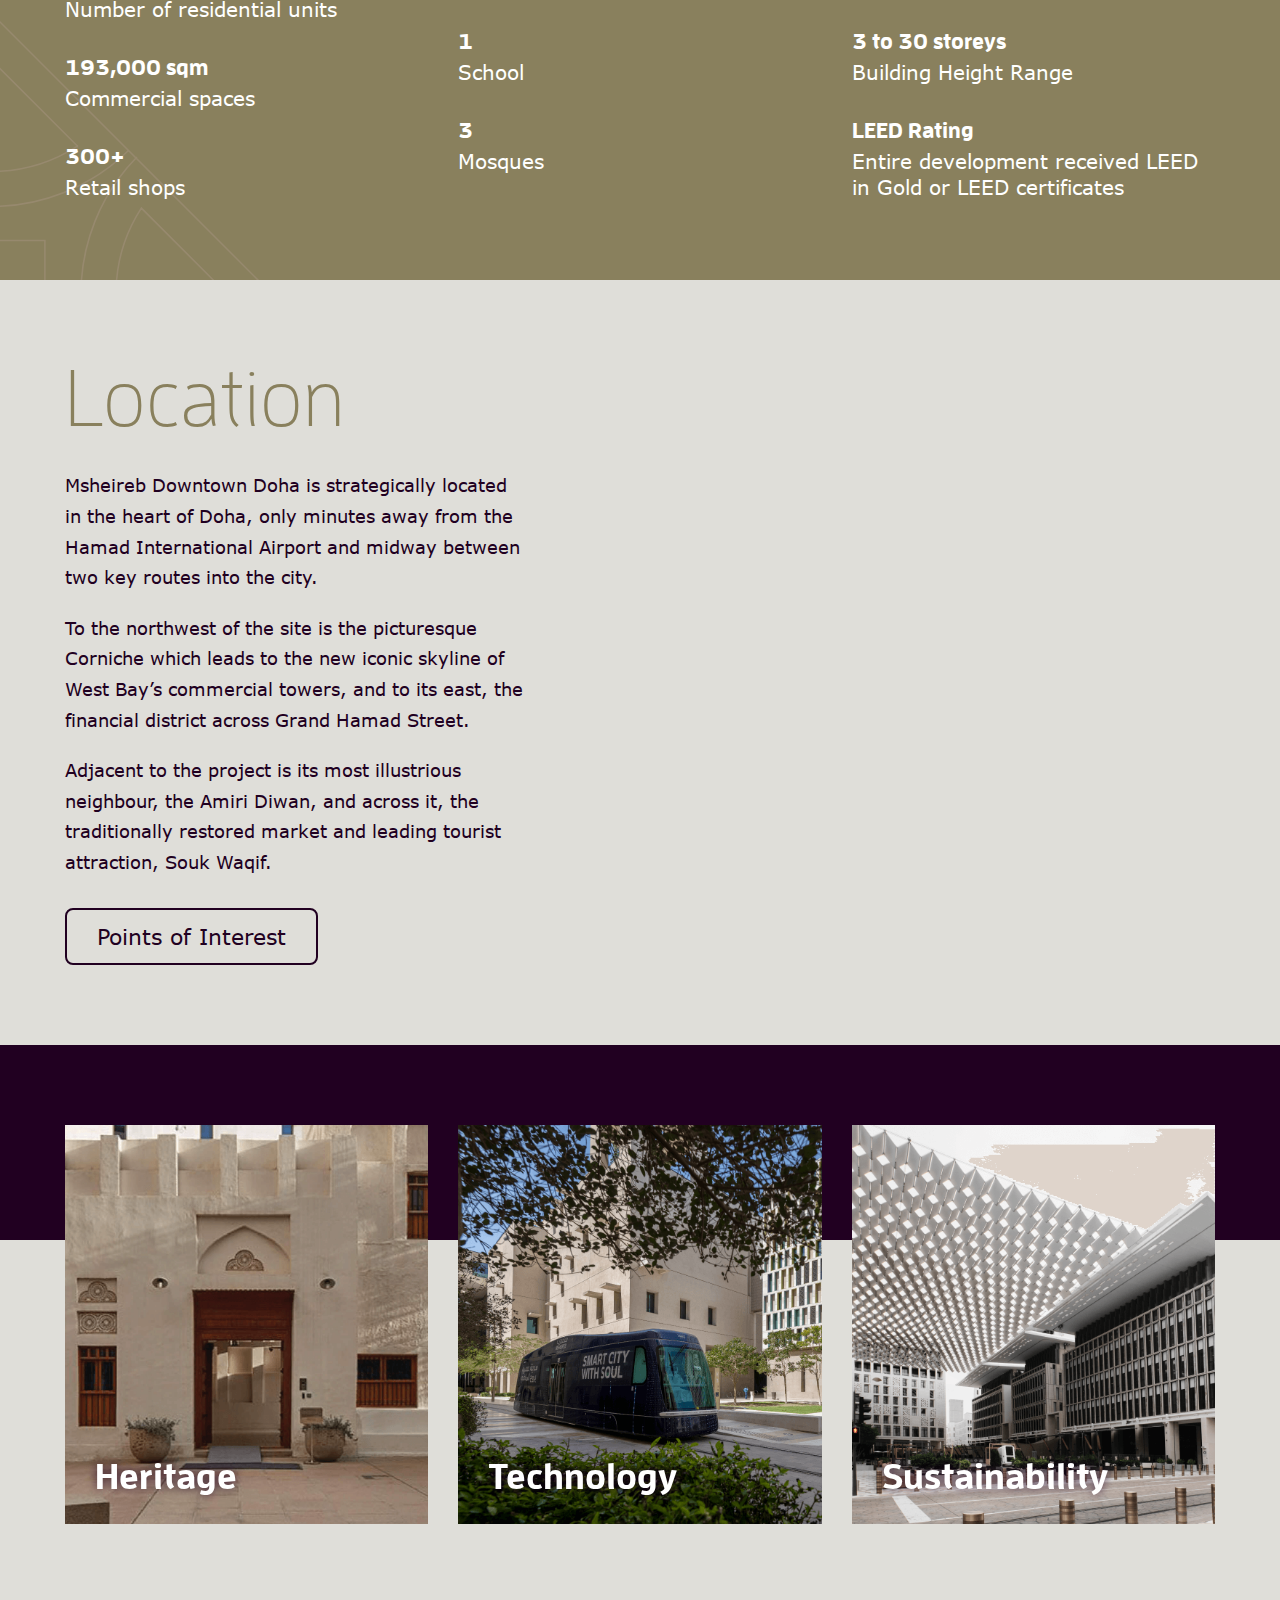
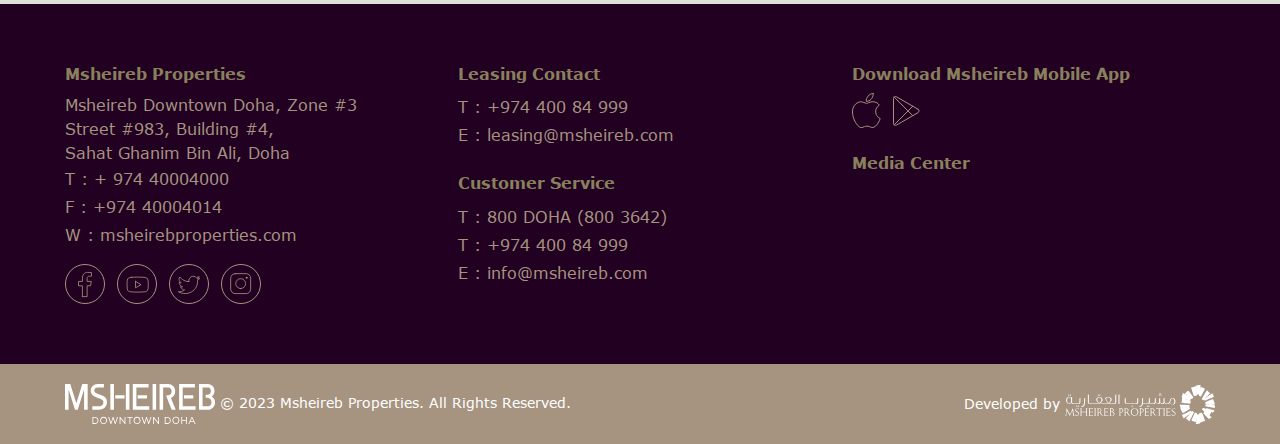
<file: about.html>
<!DOCTYPE html>
<html lang="en">

<head>
    <!-- Basic Page Needs
    ================================================== -->
    <meta charset="UTF-8">
    <meta http-equiv="X-UA-Compatible" content="IE=edge">

    <!-- Specific Meta
    ================================================== -->
    <meta name="viewport" content="width=device-width, initial-scale=1.0, shrink-to-fit=no">
    <meta name="keyword" content="">
    <meta name="description" content="">
    <meta name="author" content="">

    <!-- Site Title
    ================================================== -->
    <title>MSHEIREB - Downtown Doha</title>

    <!-- Site Favicon
    ================================================== -->
   <link rel="shortcut icon" href="assets/images/favicon.ico" >

    <!-- Fonts
    ================================================== -->
    <link rel="stylesheet" href="assets/fonts/style.css">

    <!-- All CSS Here
    ================================================== -->
    <link rel="stylesheet" href="assets/css/bootstrap.min.css">
    <link rel="stylesheet" href="assets/css/swiper-bundle.min.css">
    <link rel="stylesheet" href="assets/css/magnific-popup.css">
    <link rel="stylesheet" href="assets/css/style.css">
</head>

<body>
    <!--~~~~~~~~~~~~~~~~~~~~~~~~~~~~~~~~~~~~~~~
    Preloader Start
    ~~~~~~~~~~~~~~~~~~~~~~~~~~~~~~~~~~~~~~~~-->
    <div class="preloader">
        <div class="center">
            <div></div><div></div><div></div><div></div><div></div><div></div><div></div><div></div>
        </div>
    </div>
    <!--~~./ Preloader End ~~-->

    <!--~~~~~~~~~~~~~~~~~~~~~~~~~~~~~~~~~~~~~~~
    Start Site Header
    ~~~~~~~~~~~~~~~~~~~~~~~~~~~~~~~~~~~~~~~~-->
    <header class="site_header bg-color-body">
        <div class="container">
            <nav class="nav">
                <a href="index.html" class="site_logo">
                    <img src="assets/images/msheireb-logo.svg" class="msheireb-logo" alt="MSHEIREB - Downtown Doha">
                </a>
                <ul class="main_menu ms-auto">
                    <li class="menu-item-has-children">
                        <a href="javascript:void(0)">ABOUT</a>
                        <ul class="submenu">
                            <li>
                                <a href="#">
                                    THE DEVELOPER - MSHEIREB PROPERTIES
                                </a>
                            </li>
                            <li>
                                <a href="about.html">
                                    MSHEIREB DOWNTOWN DOHA
                                </a>
                            </li>
                        </ul>
                    </li>
                    <li class="menu-item-has-children">
                        <a href="#">DESTINATIONS</a>
                        <ul class="submenu">
                            <li>
                                <a href="#">
                                    MSHEIREB DOWNTOWN DOHA
                                </a>
                            </li>
                            <li>
                                <a href="#">
                                    MSHEIREB MUSEUMS
                                </a>
                            </li>
                            <li>
                                <a href="#">
                                    M7
                                </a>
                            </li>
                        </ul>
                    </li>
                    <li>
                        <a href="#">EVENTS</a>
                    </li>
                    <li>
                        <a href="#">VENUE</a>
                    </li>
                    <li>
                        <a href="#">LEASING</a>
                    </li>
                    <li class="menu-item-has-children">
                        <a href="#">MEDIA</a>
                        <ul class="submenu">
                            <li>
                                <a href="#">
                                    MSHEIREB PROPERTIES
                                </a>
                            </li>
                        </ul>
                    </li>
                </ul>
                <ul class="action_menu">
                    <li>
                        <a href="https://mp-mdd.com/login/" target="_blank" class="login" aria-label="Portal Login">
                            <img src="assets/images/icons/portal-login.svg" alt="Portal Login">
                            <span>
                                PORTAL LOGIN
                            </span>
                        </a>
                    </li>
                    <li>
                        <a href="#" aria-label="Switch to Arabic">
                            <img src="assets/images/icons/lang-switch.svg" class="lang-switch" alt="Switch to Arabic">
                        </a>
                    </li>
                    <li>
                        <button class="humbergar" aria-label="Open Mobile Menu">
                            <svg width="22" height="22" viewBox="0 0 22 22" fill="none" xmlns="http://www.w3.org/2000/svg">
                                <path fill-rule="evenodd" clip-rule="evenodd" d="M1 18.1111C1 17.8754 1.09578 17.6493 1.26627 17.4826C1.43675 17.3159 1.66799 17.2222 1.90909 17.2222H20.0909C20.332 17.2222 20.5632 17.3159 20.7337 17.4826C20.9042 17.6493 21 17.8754 21 18.1111C21 18.3469 20.9042 18.573 20.7337 18.7397C20.5632 18.9064 20.332 19 20.0909 19H1.90909C1.66799 19 1.43675 18.9064 1.26627 18.7397C1.09578 18.573 1 18.3469 1 18.1111ZM1 11C1 10.7643 1.09578 10.5382 1.26627 10.3715C1.43675 10.2048 1.66799 10.1111 1.90909 10.1111H20.0909C20.332 10.1111 20.5632 10.2048 20.7337 10.3715C20.9042 10.5382 21 10.7643 21 11C21 11.2357 20.9042 11.4618 20.7337 11.6285C20.5632 11.7952 20.332 11.8889 20.0909 11.8889H1.90909C1.66799 11.8889 1.43675 11.7952 1.26627 11.6285C1.09578 11.4618 1 11.2357 1 11ZM1 3.88889C1 3.65314 1.09578 3.42705 1.26627 3.26035C1.43675 3.09365 1.66799 3 1.90909 3H20.0909C20.332 3 20.5632 3.09365 20.7337 3.26035C20.9042 3.42705 21 3.65314 21 3.88889C21 4.12464 20.9042 4.35073 20.7337 4.51743C20.5632 4.68413 20.332 4.77778 20.0909 4.77778H1.90909C1.66799 4.77778 1.43675 4.68413 1.26627 4.51743C1.09578 4.35073 1 4.12464 1 3.88889Z" fill="black"/>
                            </svg>
                        </button>
                    </li>
                </ul>
            </nav>
        </div>
    </header>
    <div class="mobile-menu bg-color-body">

        <div class="site-brand">
            <a href="index.html" class="navbar-brand">
                <img src="assets/images/msheireb-logo.svg" class="msheireb-logo" alt="MSHEIREB - Downtown Doha">
            </a>
        </div>
        <hr>
        <form action="#">
            <div class="input-group align-items-center">
                <input type="text" name="s" class="form-control" placeholder="SEARCH" required="">
                <button class="btn">
                    <svg xmlns="http://www.w3.org/2000/svg" width="16" height="16" viewBox="0 0 15.997 16">
                        <path d="M15.78,13.833l-3.115-3.115a.749.749,0,0,0-.531-.219h-.509A6.5,6.5,0,1,0,10.5,11.624v.509a.749.749,0,0,0,.219.531l3.115,3.115a.747.747,0,0,0,1.059,0l.884-.884a.753.753,0,0,0,0-1.062ZM6.5,10.5a4,4,0,1,1,4-4A4,4,0,0,1,6.5,10.5Z" fill="#a8a9ad"></path>
                    </svg>
                </button>
            </div>
        </form>
        <hr> <br>
        <h6 class="menu-title">Navigation</h6>
        <div class="main-menu">
            <ul>
                <li class="menu-item-has-children">
                    <a href="javascript:void(0)">ABOUT</a>
                    <ul class="submenu">
                        <li>
                            <a href="#">
                                THE DEVELOPER - MSHEIREB PROPERTIES
                            </a>
                        </li>
                        <li>
                            <a href="about.html">
                                MSHEIREB DOWNTOWN DOHA
                            </a>
                        </li>
                    </ul>
                </li>
                <li class="menu-item-has-children">
                    <a href="#">DESTINATIONS</a>
                    <ul class="submenu">
                        <li>
                            <a href="#">
                                MSHEIREB DOWNTOWN DOHA
                            </a>
                        </li>
                        <li>
                            <a href="#">
                                MSHEIREB MUSEUMS
                            </a>
                        </li>
                        <li>
                            <a href="#">
                                M7
                            </a>
                        </li>
                    </ul>
                </li>
                <li>
                    <a href="#">EVENTS</a>
                </li>
                <li>
                    <a href="#">VENUE</a>
                </li>
                <li>
                    <a href="#">LEASING</a>
                </li>
                <li class="menu-item-has-children">
                    <a href="#">MEDIA</a>
                    <ul class="submenu">
                        <li>
                            <a href="#">
                                MSHEIREB PROPERTIES
                            </a>
                        </li>
                    </ul>
                </li>
            </ul>
        </div>

        <ul class="social_contacts">
            <li>
                <a href="#" aria-label="facebook">
                    <svg width="14" height="27" viewBox="0 0 14 27" fill="none" xmlns="http://www.w3.org/2000/svg">
                        <path fill-rule="evenodd" clip-rule="evenodd" d="M4.4107 25.6301H9.1107V14.7901H12.5807L13.2707 10.4101H9.1107V7.10006C9.1107 5.87006 10.2807 5.18006 11.4107 5.18006H13.4407V1.55006L9.8107 1.39006C6.3407 1.18006 4.4207 3.90006 4.4207 7.16006V10.4201H0.470703V14.8001H4.4207V25.6401L4.4107 25.6301Z" stroke="#A69380" stroke-width="0.83" stroke-linecap="round" stroke-linejoin="round"/>
                    </svg>
                </a>
            </li>
            <li>
                <a href="#" aria-label="youtube">
                    <svg width="23" height="17" viewBox="0 0 23 17" fill="none" xmlns="http://www.w3.org/2000/svg">
                        <path fill-rule="evenodd" clip-rule="evenodd" d="M5.31055 1.3501C7.37055 1.1901 9.81055 1.1001 11.6605 1.1001C13.5205 1.1001 15.9105 1.1801 18.0105 1.3501C20.4405 1.5601 21.6805 1.9701 22.0105 4.4001C22.1705 5.5101 22.2605 7.0401 22.2605 8.6101C22.2605 10.1801 22.1805 11.7401 22.0105 12.8201C21.6805 15.2901 20.4405 15.6701 18.0105 15.8701C15.9105 16.0801 13.5105 16.1201 11.6605 16.1201C9.80055 16.1201 7.37055 16.0801 5.31055 15.8701C2.88055 15.6601 1.60055 15.2901 1.27055 12.8201C1.15055 11.7501 1.06055 10.1801 1.06055 8.6101C1.06055 7.0401 1.14055 5.5201 1.27055 4.4001C1.60055 1.9701 2.88055 1.5501 5.31055 1.3501Z" stroke="#A69380" stroke-width="0.83" stroke-linecap="round" stroke-linejoin="round"/>
                        <path fill-rule="evenodd" clip-rule="evenodd" d="M9.52148 5.43018L15.0415 8.61018L9.52148 11.8202V5.43018Z" stroke="#A69380" stroke-width="0.83" stroke-linecap="round" stroke-linejoin="round"/>
                    </svg>
                </a>
            </li>
            <li>
                <a href="#" aria-label="twitter">
                    <svg width="24" height="19" viewBox="0 0 24 19" fill="none" xmlns="http://www.w3.org/2000/svg">
                        <path fill-rule="evenodd" clip-rule="evenodd" d="M11.8305 6.56993C10.9805 2.09994 16.3605 -0.560065 19.5205 2.66993C19.5205 2.66993 20.9305 2.26993 22.1805 1.47993C22.1805 1.47993 21.7305 3.00994 20.2005 3.96994C20.2005 3.96994 21.9005 3.73993 22.6305 3.28993C22.6305 3.28993 21.8905 4.81994 20.5405 5.37994C21.2805 15.6199 10.2405 21.8399 1.31055 16.7499C1.31055 16.7499 5.72055 16.9799 7.59055 14.8299C7.59055 14.8299 4.87055 15.0599 3.52055 11.7799C3.52055 11.7799 4.54055 12.1799 5.56055 11.6699C5.56055 11.6699 2.39055 11.1599 2.11055 7.36994C2.11055 7.36994 3.13055 8.15994 4.26055 7.87994C4.26055 7.87994 0.750546 5.78993 2.73055 1.99993C2.73055 1.99993 6.46055 6.74994 11.8405 6.57994L11.8305 6.56993Z" stroke="#A69380" stroke-width="0.83" stroke-linecap="round" stroke-linejoin="round"/>
                    </svg>
                </a>
            </li>                                
            <li>
                <a href="#" aria-label="instagram">
                    <svg width="22" height="22" viewBox="0 0 22 22" fill="none" xmlns="http://www.w3.org/2000/svg">
                        <path d="M16.6694 5.82001C17.9994 5.82001 17.9994 3.76001 16.6694 3.76001C15.3394 3.76001 15.3394 5.82001 16.6694 5.82001Z" fill="#A69380"/>
                        <path fill-rule="evenodd" clip-rule="evenodd" d="M5.16969 0.669922H16.1697C18.6497 0.669922 20.6597 2.68992 20.6597 5.15992V16.1099C20.6597 18.5899 18.6397 20.5999 16.1697 20.5999H5.16969C2.68969 20.5999 0.679688 18.5799 0.679688 16.1099V5.15992C0.679688 2.67992 2.69969 0.669922 5.16969 0.669922Z" stroke="#A69380" stroke-width="0.83" stroke-linecap="round" stroke-linejoin="round"/>
                        <path d="M10.6788 15.5899C13.4181 15.5899 15.6387 13.3693 15.6387 10.6299C15.6387 7.89059 13.4181 5.66992 10.6788 5.66992C7.93942 5.66992 5.71875 7.89059 5.71875 10.6299C5.71875 13.3693 7.93942 15.5899 10.6788 15.5899Z" stroke="#A69380" stroke-width="0.83" stroke-linecap="round" stroke-linejoin="round"/>
                    </svg>
                </a>
            </li>
        </ul>

    </div>
    <!--~~./ end site header ~~-->


    <!--~~~~~~~~~~~~~~~~~~~~~~~~~~~~~~~~~~~~~~~
    Start Page Banner
    ~~~~~~~~~~~~~~~~~~~~~~~~~~~~~~~~~~~~~~~~-->
    <div class="page_banner about" style="--bg_color: #210021">
        <div class="container">
            <h1 class="xl_headeing">
                MSHEIREB <br>
                DOWNTOWN DOHA
            </h1>
        </div>
        <div class="shapes">
            <img src="assets/images/shape/shape1.svg" class="shape1" alt="">
            <img src="assets/images/shape/shape1.svg" class="shape2" alt="">
        </div>
    </div>
    <!--~~./ end Page Banner ~~-->


    <!--~~~~~~~~~~~~~~~~~~~~~~~~~~~~~~~~~~~~~~~
    Start About Msheireb
    ~~~~~~~~~~~~~~~~~~~~~~~~~~~~~~~~~~~~~~~~-->
    <div class="about_msheireb">
        <div class="container">
            <div class="row gx-5 align-items-xl-center">
                <div class="col-lg-6">
                    <div class="section-image position-relative">
                        <img src="assets/images/about-img-1.png" alt="About Msheireb">
                    </div>
                </div>
                <div class="col-lg-6">
                    <div class="section-content">
                        <h4 class="title">
                            Msheireb Downtown Doha is the flagship project of Msheireb Properties which reflects its new vision toward modern urban developments.
                        </h4>
                        <p>
                            It is the world's first fully built smart and sustainable city district and the new destination for living, leisure, and business. Its prime location in the heart of the capital makes it the perfect location for retail, commercial, residential and civic services. Msheireb Downtown Dtoha is fully sustainable with all buildings either Gold or Platinum LEED-certified, and adhere to the highest standards in green building services. Blending the best of Qatar's architectural heritage with modern design, Msheireb Downtown Doha is also smart since its inception and adopts the latest advanced technology features in its infrastructure, and services to cope with the next generations' needs. Msheireb Downtown Doha is an integrated city that embraces modern fully furnished residential units, a range of mixed-use and commercial buildings that offer a wide array of retail and business services, and cultural buildings. It is also the home to Msheireb Museums, Mandarin Oriental Hotel, Al Wadi Hotel -MGallery by AccorHotels, Park Hyatt Hotel, Msheireb Galleria, and Barahat Msheireb- the biggest open-air covered pedestrian square in the region.
                        </p>
                    </div>
                </div>
            </div>
        </div>
    </div>
    <!--~~./ end About Msheireb ~~-->


    <!--~~~~~~~~~~~~~~~~~~~~~~~~~~~~~~~~~~~~~~~
    Start Key Figure
    ~~~~~~~~~~~~~~~~~~~~~~~~~~~~~~~~~~~~~~~~-->
    <div class="key_figures">
        <div class="container">
            <h2 class="section-title">
                Key Figures
            </h2>
            <div class="row g-5">
                <div class="col-sm-6 col-md-4">
                    <ul>
                        <li>
                            <div class="title">
                                Project Timetable:
                            </div>
                            <div class="desc">
                                Construction commenced in 2010, and was completed in 2021.
                            </div>
                        </li>
                        <li>
                            <div class="title">
                                800+
                            </div>
                            <div class="desc">
                                Number of residential units
                            </div>
                        </li>
                        <li>
                            <div class="title">
                                193,000 sqm
                            </div>
                            <div class="desc">
                                Commercial spaces
                            </div>
                        </li>
                        <li>
                            <div class="title">
                                300+
                            </div>
                            <div class="desc">
                                Retail shops
                            </div>
                        </li>
                    </ul>
                </div>
                <div class="col-sm-6 col-md-4">
                    <ul>
                        <li>
                            <div class="title">
                                4
                            </div>
                            <div class="desc">
                                Hotels
                            </div>
                        </li>
                        <li>
                            <div class="title">
                                4 Heritage Houses
                            </div>
                            <div class="desc">
                                Museums
                            </div>
                        </li>
                        <li>
                            <div class="title">
                                1
                            </div>
                            <div class="desc">
                                School
                            </div>
                        </li>
                        <li>
                            <div class="title">
                                3
                            </div>
                            <div class="desc">
                                Mosques
                            </div>
                        </li>
                    </ul>
                </div>
                <div class="col-sm-6 col-md-4">
                    <ul>
                        <li>
                            <div class="title">
                                10,000+
                            </div>
                            <div class="desc">
                                Parking Spaces
                            </div>
                        </li>
                        <li>
                            <div class="title">
                                100+
                            </div>
                            <div class="desc">
                                Total Buildings
                            </div>
                        </li>
                        <li>
                            <div class="title">
                                3 to 30 storeys
                            </div>
                            <div class="desc">
                                Building Height Range
                            </div>
                        </li>
                        <li>
                            <div class="title">
                                LEED Rating
                            </div>
                            <div class="desc">
                                Entire development received LEED in Gold or LEED certificates
                            </div>
                        </li>
                    </ul>
                </div>
            </div>
        </div>
        <div class="shapes">
            <img src="assets/images/shape/shape1.svg" class="shape1" alt="">
            <img src="assets/images/shape/shape1.svg" class="shape2" alt="">
        </div>
    </div>
    <!--~~./ end Key Figure ~~-->
    
    
    <!--~~~~~~~~~~~~~~~~~~~~~~~~~~~~~~~~~~~~~~~
    Start Location
    ~~~~~~~~~~~~~~~~~~~~~~~~~~~~~~~~~~~~~~~~-->
    <div class="our_location">
        <div class="container">
            <div class="row g-5">
                <div class="col-md-6 col-xl-5">
                    <div class="section-content">
                        <h2 class="section-title">
                            Location
                        </h2>
                        <p>
                            Msheireb Downtown Doha is strategically located in the heart of Doha, only minutes away from the Hamad International Airport and midway between two key routes into the city.
                        </p>
                        <p>
                            To the northwest of the site is the picturesque Corniche which leads to the new iconic skyline of West Bay’s commercial towers, and to its east, the financial district across Grand Hamad Street.
                        </p>
                        <p>
                            Adjacent to the project is its most illustrious neighbour, the Amiri Diwan, and across it, the traditionally restored market and leading tourist attraction, Souk Waqif.
                        </p>
                        <div class="button mt-5">
                            <a href="#">
                                Points of Interest
                            </a>
                        </div>
                    </div>
                </div>
                <div class="col-md-6 offset-xl-1">
                    <iframe class="embeded_map" id="map" src="https://www.google.com/maps/embed?pb=!1m18!1m12!1m3!1d5302.172707970681!2d51.52437593130076!3d25.284983262336084!2m3!1f0!2f0!3f0!3m2!1i1024!2i768!4f13.1!3m3!1m2!1s0x3e45c55ec317e66f%3A0xe7ec9cb6f2872ba9!2sMsheireb%20Downtown%20Doha!5e0!3m2!1sen!2sus!4v1696592135505!5m2!1sen!2sus" ></iframe>
                </div>
            </div>
        </div>
    </div>
    <!--~~./ end Location ~~-->

    
    
    <!--~~~~~~~~~~~~~~~~~~~~~~~~~~~~~~~~~~~~~~~
    Start Leasing Blocks
    ~~~~~~~~~~~~~~~~~~~~~~~~~~~~~~~~~~~~~~~~-->
    <div class="leasing_blocks">
        <div class="container">

            <div class="leasing_block_slider swiper">
                <div class="swiper-wrapper">
                    <div class="swiper-slide">
                        <div class="leasing_blocks_item">
                            <div class="figure">
                                <a href="heritage.html">
                                    <img src="assets/images/leasing1.png" alt="Heritage">
    
                                    <div class="caption">
                                        Heritage
                                    </div>
                                </a>
                            </div>
                        </div>
                    </div>
                    <div class="swiper-slide">
                        <div class="leasing_blocks_item">
                            <div class="figure">
                                <a href="technology.html">
                                    <img src="assets/images/leasing2.png" alt="Technology">
    
                                    <div class="caption">
                                        Technology
                                    </div>
                                </a>
                            </div>
                        </div>
                    </div>
                    <div class="swiper-slide">
                        <div class="leasing_blocks_item">
                            <div class="figure">
                                <a href="sustainability.html">
                                    <img src="assets/images/leasing3.png" alt="Sustainability">
    
                                    <div class="caption">
                                        Sustainability
                                    </div>
                                </a>
                            </div>
                        </div>
                    </div>
                </div>
            </div>

        </div>
    </div>
    <!--~~./ end Leasing Blocks ~~-->


    <!--~~~~~~~~~~~~~~~~~~~~~~~~~~~~~~~~~~~~~~~
    Start Footer
    ~~~~~~~~~~~~~~~~~~~~~~~~~~~~~~~~~~~~~~~~-->
    <footer class="footer">
        <div class="footer-top">
            <div class="container">
                <div class="row g-5">
                    <div class="col-md-4">
                        <div class="footer-widget">
                            <h6 class="widget-title">
                                Msheireb Properties
                            </h6>
                            <address class="mb-0">
                                Msheireb Downtown Doha, Zone #3 <br>
                                Street #983, Building #4, <br>
                                Sahat Ghanim Bin Ali, Doha
                            </address>
                            <p>
                                T : <a href="tel:+97440004000">+ 974 40004000</a> <br>
                                F : <a href="tel:+97440004014">+974 40004014</a> <br>
                                W : <a href="https://msheirebproperties.com" target="_blank">msheirebproperties.com</a> 
                            </p>
                            <ul class="social_contacts">
                                <li>
                                    <a href="#" aria-label="facebook">
                                        <svg width="14" height="27" viewBox="0 0 14 27" fill="none" xmlns="http://www.w3.org/2000/svg">
                                            <path fill-rule="evenodd" clip-rule="evenodd" d="M4.4107 25.6301H9.1107V14.7901H12.5807L13.2707 10.4101H9.1107V7.10006C9.1107 5.87006 10.2807 5.18006 11.4107 5.18006H13.4407V1.55006L9.8107 1.39006C6.3407 1.18006 4.4207 3.90006 4.4207 7.16006V10.4201H0.470703V14.8001H4.4207V25.6401L4.4107 25.6301Z" stroke="#A69380" stroke-width="0.83" stroke-linecap="round" stroke-linejoin="round"/>
                                        </svg>
                                    </a>
                                </li>
                                <li>
                                    <a href="#" aria-label="youtube">
                                        <svg width="23" height="17" viewBox="0 0 23 17" fill="none" xmlns="http://www.w3.org/2000/svg">
                                            <path fill-rule="evenodd" clip-rule="evenodd" d="M5.31055 1.3501C7.37055 1.1901 9.81055 1.1001 11.6605 1.1001C13.5205 1.1001 15.9105 1.1801 18.0105 1.3501C20.4405 1.5601 21.6805 1.9701 22.0105 4.4001C22.1705 5.5101 22.2605 7.0401 22.2605 8.6101C22.2605 10.1801 22.1805 11.7401 22.0105 12.8201C21.6805 15.2901 20.4405 15.6701 18.0105 15.8701C15.9105 16.0801 13.5105 16.1201 11.6605 16.1201C9.80055 16.1201 7.37055 16.0801 5.31055 15.8701C2.88055 15.6601 1.60055 15.2901 1.27055 12.8201C1.15055 11.7501 1.06055 10.1801 1.06055 8.6101C1.06055 7.0401 1.14055 5.5201 1.27055 4.4001C1.60055 1.9701 2.88055 1.5501 5.31055 1.3501Z" stroke="#A69380" stroke-width="0.83" stroke-linecap="round" stroke-linejoin="round"/>
                                            <path fill-rule="evenodd" clip-rule="evenodd" d="M9.52148 5.43018L15.0415 8.61018L9.52148 11.8202V5.43018Z" stroke="#A69380" stroke-width="0.83" stroke-linecap="round" stroke-linejoin="round"/>
                                        </svg>
                                    </a>
                                </li>
                                <li>
                                    <a href="#" aria-label="twitter">
                                        <svg width="24" height="19" viewBox="0 0 24 19" fill="none" xmlns="http://www.w3.org/2000/svg">
                                            <path fill-rule="evenodd" clip-rule="evenodd" d="M11.8305 6.56993C10.9805 2.09994 16.3605 -0.560065 19.5205 2.66993C19.5205 2.66993 20.9305 2.26993 22.1805 1.47993C22.1805 1.47993 21.7305 3.00994 20.2005 3.96994C20.2005 3.96994 21.9005 3.73993 22.6305 3.28993C22.6305 3.28993 21.8905 4.81994 20.5405 5.37994C21.2805 15.6199 10.2405 21.8399 1.31055 16.7499C1.31055 16.7499 5.72055 16.9799 7.59055 14.8299C7.59055 14.8299 4.87055 15.0599 3.52055 11.7799C3.52055 11.7799 4.54055 12.1799 5.56055 11.6699C5.56055 11.6699 2.39055 11.1599 2.11055 7.36994C2.11055 7.36994 3.13055 8.15994 4.26055 7.87994C4.26055 7.87994 0.750546 5.78993 2.73055 1.99993C2.73055 1.99993 6.46055 6.74994 11.8405 6.57994L11.8305 6.56993Z" stroke="#A69380" stroke-width="0.83" stroke-linecap="round" stroke-linejoin="round"/>
                                        </svg>
                                    </a>
                                </li>                                
                                <li>
                                    <a href="#" aria-label="instagram">
                                        <svg width="22" height="22" viewBox="0 0 22 22" fill="none" xmlns="http://www.w3.org/2000/svg">
                                            <path d="M16.6694 5.82001C17.9994 5.82001 17.9994 3.76001 16.6694 3.76001C15.3394 3.76001 15.3394 5.82001 16.6694 5.82001Z" fill="#A69380"/>
                                            <path fill-rule="evenodd" clip-rule="evenodd" d="M5.16969 0.669922H16.1697C18.6497 0.669922 20.6597 2.68992 20.6597 5.15992V16.1099C20.6597 18.5899 18.6397 20.5999 16.1697 20.5999H5.16969C2.68969 20.5999 0.679688 18.5799 0.679688 16.1099V5.15992C0.679688 2.67992 2.69969 0.669922 5.16969 0.669922Z" stroke="#A69380" stroke-width="0.83" stroke-linecap="round" stroke-linejoin="round"/>
                                            <path d="M10.6788 15.5899C13.4181 15.5899 15.6387 13.3693 15.6387 10.6299C15.6387 7.89059 13.4181 5.66992 10.6788 5.66992C7.93942 5.66992 5.71875 7.89059 5.71875 10.6299C5.71875 13.3693 7.93942 15.5899 10.6788 15.5899Z" stroke="#A69380" stroke-width="0.83" stroke-linecap="round" stroke-linejoin="round"/>
                                        </svg>
                                    </a>
                                </li>
                            </ul>
                        </div>
                    </div>
                    <div class="col-md-4">
                        <div class="footer-widget">
                            <h6 class="widget-title">
                                Leasing Contact
                            </h6>
                           
                            <p>
                                T : <a href="tel:+97440084999">+974 400 84 999</a> <br>
                                E : <a href="mailto:leasing@msheireb.com">leasing@msheireb.com</a> <br>
                            </p>
                            <br class="mb-4">
                            <h6 class="widget-title">
                                Customer Service
                            </h6>
                            <p>
                                T : <a href="tel:800DOHA(8003642)">800 DOHA (800 3642)</a> <br>
                                T : <a href="tel:+97440084999">+974 400 84 999</a> <br>
                                E : <a href="mailto:info@msheireb.com">info@msheireb.com</a> <br>
                            </p>
                        </div>
                    </div>
                    <div class="col-md-4">
                        <div class="footer-widget">
                            <h6 class="widget-title">
                                Download Msheireb Mobile App
                            </h6>
                            <ul class="d-flex align-items-center download_apps_from">
                                <li>
                                    <a href="#">
                                        <svg width="29" height="36" viewBox="0 0 29 36" fill="none" xmlns="http://www.w3.org/2000/svg">
                                            <path d="M0.5 20.22V17.83C0.5 17.83 0.52 17.9 0.52 17.93C0.52 18.05 0.52 18.17 0.55 18.29C0.59 18.01 0.56 17.73 0.59 17.46C0.65 16.91 0.73 16.37 0.86 15.84C1.16 14.59 1.66 13.43 2.41 12.38C3.39 11 4.66 9.97003 6.25 9.36003C6.91 9.10003 7.59 8.94003 8.29 8.87003C8.76 8.82003 9.23 8.81003 9.71 8.87003C10.38 8.95003 11.02 9.15003 11.65 9.39003C12.23 9.61003 12.81 9.85003 13.39 10.06C14.03 10.29 14.68 10.38 15.34 10.19C15.73 10.08 16.1 9.93003 16.48 9.78003C17.04 9.57003 17.6 9.34003 18.17 9.15003C18.79 8.95003 19.43 8.81003 20.08 8.75003C20.67 8.70003 21.25 8.73003 21.84 8.81003C22.68 8.93003 23.49 9.15003 24.25 9.50003C25.49 10.08 26.51 10.92 27.3 12.04C27.34 12.09 27.33 12.11 27.28 12.15C25.86 13.07 24.81 14.29 24.17 15.86C23.92 16.48 23.77 17.12 23.71 17.78C23.64 18.5 23.66 19.21 23.77 19.92C23.86 20.46 24.01 20.98 24.22 21.48C24.56 22.33 25.07 23.07 25.7 23.72C26.4 24.44 27.19 25.01 28.1 25.43C28.22 25.49 28.22 25.48 28.18 25.61C27.98 26.3 27.71 26.96 27.41 27.61C27.01 28.49 26.55 29.34 26 30.13C25.6 30.7 25.21 31.28 24.78 31.83C24.36 32.37 23.92 32.89 23.39 33.33C22.91 33.73 22.4 34.07 21.81 34.28C21.18 34.51 20.52 34.51 19.87 34.44C19.45 34.4 19.04 34.26 18.64 34.1C18.17 33.91 17.71 33.7 17.24 33.53C16.49 33.25 15.71 33.14 14.91 33.15C14.08 33.15 13.28 33.32 12.51 33.63C11.99 33.84 11.49 34.08 10.95 34.25C10.56 34.37 10.17 34.5 9.76 34.49C9.75 34.49 9.73 34.49 9.73 34.51C9.76 34.53 9.81 34.51 9.84 34.54H8.88C8.88 34.54 8.99 34.54 9.05 34.5C8.98 34.5 8.92 34.5 8.86 34.49C8.8 34.49 8.74 34.48 8.68 34.46C8.13 34.35 7.64 34.1 7.19 33.77C6.57 33.33 6.06 32.78 5.58 32.21C5.12 31.67 4.71 31.08 4.29 30.51C3.87 29.93 3.48 29.32 3.12 28.69C2.6 27.76 2.18 26.79 1.8 25.8C1.54 25.12 1.34 24.42 1.15 23.71C0.95 22.94 0.79 22.15 0.68 21.36C0.63 20.97 0.57 20.58 0.57 20.19C0.57 20 0.57 19.81 0.57 19.62H0.54C0.54 19.76 0.53 19.9 0.52 20.04C0.52 20.1 0.53 20.15 0.5 20.21V20.22Z" stroke="#A69380" stroke-linecap="round" stroke-linejoin="round"/>
                                            <path d="M21.1094 0.5C21.1594 0.63 21.1694 0.77 21.1794 0.9C21.2194 1.34 21.1794 1.77 21.0994 2.21C20.8994 3.37 20.4594 4.44 19.7794 5.41C18.7594 6.86 17.3894 7.81 15.6694 8.24C15.2494 8.35 14.8194 8.4 14.3794 8.33C14.3094 8.32 14.2894 8.29 14.2794 8.23C14.1994 7.77 14.2194 7.31 14.2994 6.85C14.4394 5.98 14.7394 5.17 15.1794 4.41C15.6594 3.57 16.2694 2.82 17.0294 2.21C17.9694 1.46 19.0094 0.91 20.1794 0.64C20.2894 0.61 20.3994 0.6 20.5094 0.58C20.6194 0.56 20.7294 0.56 20.8594 0.55C20.8094 0.51 20.7494 0.54 20.7194 0.5H21.1094Z" stroke="#A69380" stroke-linecap="round" stroke-linejoin="round"/>
                                        </svg>                                            
                                    </a>
                                </li>
                                <li>
                                    <a href="#">
                                        <svg width="27" height="30" viewBox="0 0 27 30" fill="none" xmlns="http://www.w3.org/2000/svg">
                                            <path d="M25.06 13.2701L3.4 0.76006C2.11 0.0200598 0.5 0.95006 0.5 2.44006V27.4501C0.5 28.9401 2.11 29.8701 3.4 29.1201L25.06 16.6101C26.35 15.8701 26.35 14.0001 25.06 13.2601V13.2701Z" stroke="#A69380" stroke-linecap="round" stroke-linejoin="round"/>
                                            <path d="M19.7691 19.67L15.0391 14.94L1.11914 1.02002" stroke="#A69380" stroke-linecap="round" stroke-linejoin="round"/>
                                            <path d="M19.7691 10.21L15.0391 14.94L1.11914 28.86" stroke="#A69380" stroke-linecap="round" stroke-linejoin="round"/>
                                        </svg>
                                    </a>
                                </li>
                            </ul>
                            <br>
                            <h6 class="widget-title">
                                <a href="#">Media Center</a>
                            </h6>                            
                        </div>
                    </div>
                </div>
            </div>            
        </div>
        <div class="footer-bottom">
            <div class="container">
                <div class="row gy-4 align-items-center">
                    <div class="col-sm-6 col-md-7">
                        <div class="text-center text-sm-start">
                            <p>
                                <img src="assets/images/msheireb-white.svg" class="footer-logo" alt="MSHEIREB LOGO">
                                &copy; 2023 Msheireb Properties. All Rights Reserved.
                            </p>
                        </div>
                    </div>
                    <div class="col-sm-6 col-md-5">
                        <div class="text-center text-sm-end">
                            <p>
                                Developed by
                                <a href="#" target="_blank">
                                    <img src="assets/images/msheireb-properties.svg" class="footer-logo" alt="Msheireb Properties">
                                </a>
                            </p>
                        </div>
                    </div>
                </div>
            </div>
        </div>
    </footer>
    <!--~~./ end Footer ~~-->
    
    
    <!--~~~~~~~~~~~~~~~~~~~~~~~~~~~~~~~~~~~~~~~
    Modal
    ~~~~~~~~~~~~~~~~~~~~~~~~~~~~~~~~~~~~~~~~-->

    <!--~~./ end Footer ~~-->
            


    <!-- All The JS Files
    ================================================== -->
    <script src="assets/js/bootstrap.min.js"></script>
    <script src="assets/js/jquery-3.6.0.min.js"></script>
    <script src="assets/js/swiper-bundle.min.js"></script>
    <script src="assets/js/jquery.magnific-popup.min.js"></script>
    <script src="assets/js/script.js"></script>
</body>
</html>
</file>
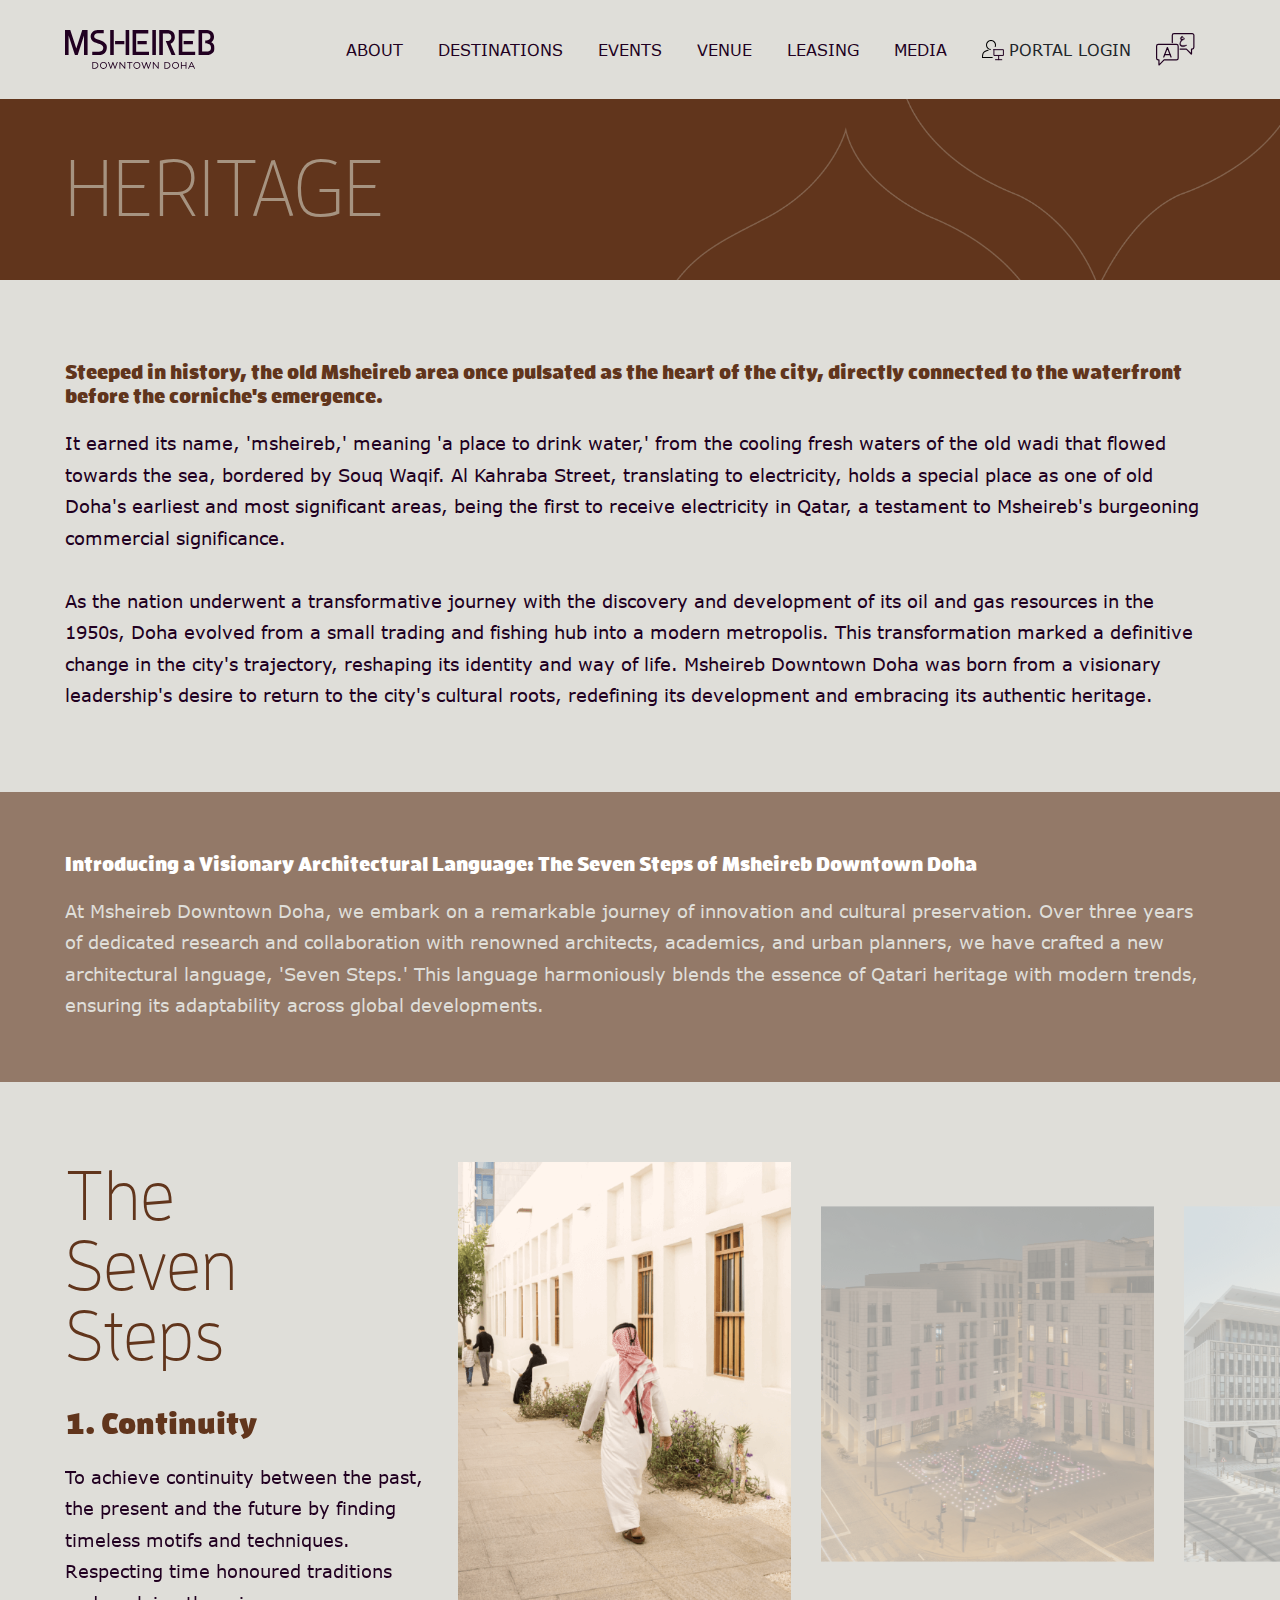
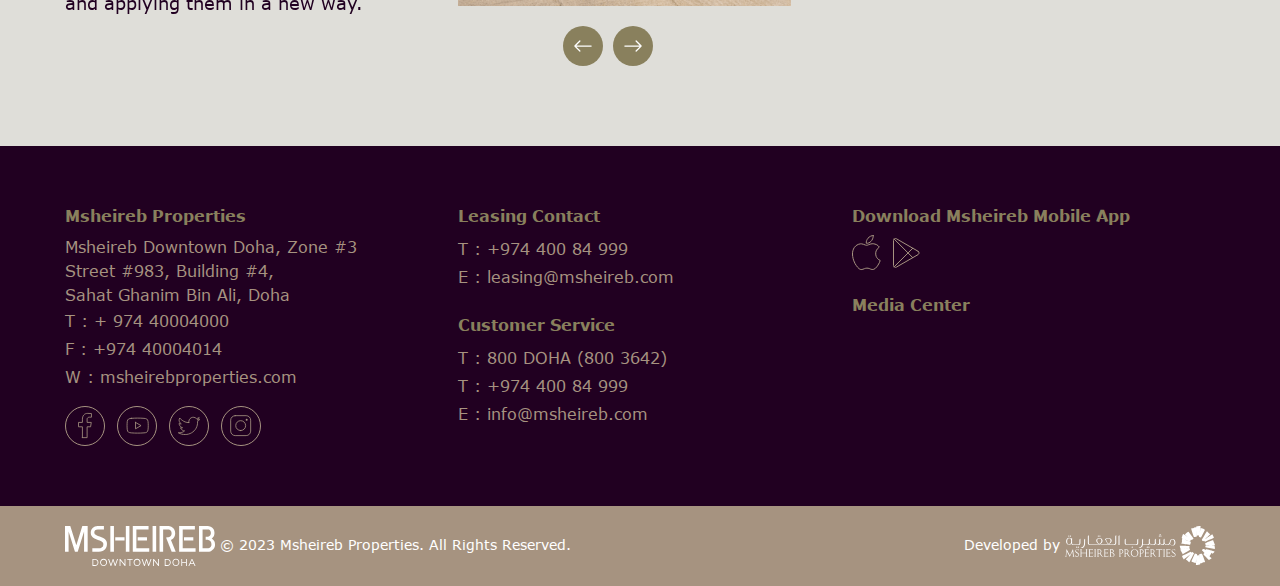
<file: heritage.html>
<!DOCTYPE html>
<html lang="en">

<head>
    <!-- Basic Page Needs
    ================================================== -->
    <meta charset="UTF-8">
    <meta http-equiv="X-UA-Compatible" content="IE=edge">

    <!-- Specific Meta
    ================================================== -->
    <meta name="viewport" content="width=device-width, initial-scale=1.0, shrink-to-fit=no">
    <meta name="keyword" content="">
    <meta name="description" content="">
    <meta name="author" content="">

    <!-- Site Title
    ================================================== -->
    <title>The Heritage - MSHEIREB Downtown Doha</title>

    <!-- Site Favicon
    ================================================== -->
   <link rel="shortcut icon" href="assets/images/favicon.ico" >

    <!-- Fonts
    ================================================== -->
    <link rel="stylesheet" href="assets/fonts/style.css">

    <!-- All CSS Here
    ================================================== -->
    <link rel="stylesheet" href="assets/css/bootstrap.min.css">
    <link rel="stylesheet" href="assets/css/swiper-bundle.min.css">
    <link rel="stylesheet" href="assets/css/magnific-popup.css">
    <link rel="stylesheet" href="assets/css/style.css">
</head>

<body>
    <!--~~~~~~~~~~~~~~~~~~~~~~~~~~~~~~~~~~~~~~~
    Preloader Start
    ~~~~~~~~~~~~~~~~~~~~~~~~~~~~~~~~~~~~~~~~-->
    <div class="preloader">
        <div class="center">
            <div></div><div></div><div></div><div></div><div></div><div></div><div></div><div></div>
        </div>
    </div>
    <!--~~./ Preloader End ~~-->

    <!--~~~~~~~~~~~~~~~~~~~~~~~~~~~~~~~~~~~~~~~
    Start Site Header
    ~~~~~~~~~~~~~~~~~~~~~~~~~~~~~~~~~~~~~~~~-->
    <header class="site_header bg-color-body">
        <div class="container">
            <nav class="nav">
                <a href="index.html" class="site_logo">
                    <img src="assets/images/msheireb-logo.svg" class="msheireb-logo" alt="MSHEIREB - Downtown Doha">
                </a>
                <ul class="main_menu ms-auto">
                    <li class="menu-item-has-children">
                        <a href="javascript:void(0)">ABOUT</a>
                        <ul class="submenu">
                            <li>
                                <a href="#">
                                    THE DEVELOPER - MSHEIREB PROPERTIES
                                </a>
                            </li>
                            <li>
                                <a href="about.html">
                                    MSHEIREB DOWNTOWN DOHA
                                </a>
                            </li>
                        </ul>
                    </li>
                    <li class="menu-item-has-children">
                        <a href="#">DESTINATIONS</a>
                        <ul class="submenu">
                            <li>
                                <a href="#">
                                    MSHEIREB DOWNTOWN DOHA
                                </a>
                            </li>
                            <li>
                                <a href="#">
                                    MSHEIREB MUSEUMS
                                </a>
                            </li>
                            <li>
                                <a href="#">
                                    M7
                                </a>
                            </li>
                        </ul>
                    </li>
                    <li>
                        <a href="#">EVENTS</a>
                    </li>
                    <li>
                        <a href="#">VENUE</a>
                    </li>
                    <li>
                        <a href="#">LEASING</a>
                    </li>
                    <li class="menu-item-has-children">
                        <a href="#">MEDIA</a>
                        <ul class="submenu">
                            <li>
                                <a href="#">
                                    MSHEIREB PROPERTIES
                                </a>
                            </li>
                        </ul>
                    </li>
                </ul>
                <ul class="action_menu">
                    <li>
                        <a href="https://mp-mdd.com/login/" target="_blank" class="login" aria-label="Portal Login">
                            <img src="assets/images/icons/portal-login.svg" alt="Portal Login">
                            <span>
                                PORTAL LOGIN
                            </span>
                        </a>
                    </li>
                    <li>
                        <a href="#" aria-label="Switch to Arabic">
                            <img src="assets/images/icons/lang-switch.svg" class="lang-switch" alt="Switch to Arabic">
                        </a>
                    </li>
                    <li>
                        <button class="humbergar" aria-label="Open Mobile Menu">
                            <svg width="22" height="22" viewBox="0 0 22 22" fill="none" xmlns="http://www.w3.org/2000/svg">
                                <path fill-rule="evenodd" clip-rule="evenodd" d="M1 18.1111C1 17.8754 1.09578 17.6493 1.26627 17.4826C1.43675 17.3159 1.66799 17.2222 1.90909 17.2222H20.0909C20.332 17.2222 20.5632 17.3159 20.7337 17.4826C20.9042 17.6493 21 17.8754 21 18.1111C21 18.3469 20.9042 18.573 20.7337 18.7397C20.5632 18.9064 20.332 19 20.0909 19H1.90909C1.66799 19 1.43675 18.9064 1.26627 18.7397C1.09578 18.573 1 18.3469 1 18.1111ZM1 11C1 10.7643 1.09578 10.5382 1.26627 10.3715C1.43675 10.2048 1.66799 10.1111 1.90909 10.1111H20.0909C20.332 10.1111 20.5632 10.2048 20.7337 10.3715C20.9042 10.5382 21 10.7643 21 11C21 11.2357 20.9042 11.4618 20.7337 11.6285C20.5632 11.7952 20.332 11.8889 20.0909 11.8889H1.90909C1.66799 11.8889 1.43675 11.7952 1.26627 11.6285C1.09578 11.4618 1 11.2357 1 11ZM1 3.88889C1 3.65314 1.09578 3.42705 1.26627 3.26035C1.43675 3.09365 1.66799 3 1.90909 3H20.0909C20.332 3 20.5632 3.09365 20.7337 3.26035C20.9042 3.42705 21 3.65314 21 3.88889C21 4.12464 20.9042 4.35073 20.7337 4.51743C20.5632 4.68413 20.332 4.77778 20.0909 4.77778H1.90909C1.66799 4.77778 1.43675 4.68413 1.26627 4.51743C1.09578 4.35073 1 4.12464 1 3.88889Z" fill="black"/>
                            </svg>
                        </button>
                    </li>
                </ul>
            </nav>
        </div>
    </header>
    <div class="mobile-menu bg-color-body">

        <div class="site-brand">
            <a href="index.html" class="navbar-brand">
                <img src="assets/images/msheireb-logo.svg" class="msheireb-logo" alt="MSHEIREB - Downtown Doha">
            </a>
        </div>
        <hr>
        <form action="#">
            <div class="input-group align-items-center">
                <input type="text" name="s" class="form-control" placeholder="SEARCH" required="">
                <button class="btn">
                    <svg xmlns="http://www.w3.org/2000/svg" width="16" height="16" viewBox="0 0 15.997 16">
                        <path d="M15.78,13.833l-3.115-3.115a.749.749,0,0,0-.531-.219h-.509A6.5,6.5,0,1,0,10.5,11.624v.509a.749.749,0,0,0,.219.531l3.115,3.115a.747.747,0,0,0,1.059,0l.884-.884a.753.753,0,0,0,0-1.062ZM6.5,10.5a4,4,0,1,1,4-4A4,4,0,0,1,6.5,10.5Z" fill="#a8a9ad"></path>
                    </svg>
                </button>
            </div>
        </form>
        <hr> <br>
        <h6 class="menu-title">Navigation</h6>
        <div class="main-menu">
            <ul>
                <li class="menu-item-has-children">
                    <a href="javascript:void(0)">ABOUT</a>
                    <ul class="submenu">
                        <li>
                            <a href="#">
                                THE DEVELOPER - MSHEIREB PROPERTIES
                            </a>
                        </li>
                        <li>
                            <a href="about.html">
                                MSHEIREB DOWNTOWN DOHA
                            </a>
                        </li>
                    </ul>
                </li>
                <li class="menu-item-has-children">
                    <a href="#">DESTINATIONS</a>
                    <ul class="submenu">
                        <li>
                            <a href="#">
                                MSHEIREB DOWNTOWN DOHA
                            </a>
                        </li>
                        <li>
                            <a href="#">
                                MSHEIREB MUSEUMS
                            </a>
                        </li>
                        <li>
                            <a href="#">
                                M7
                            </a>
                        </li>
                    </ul>
                </li>
                <li>
                    <a href="#">EVENTS</a>
                </li>
                <li>
                    <a href="#">VENUE</a>
                </li>
                <li>
                    <a href="#">LEASING</a>
                </li>
                <li class="menu-item-has-children">
                    <a href="#">MEDIA</a>
                    <ul class="submenu">
                        <li>
                            <a href="#">
                                MSHEIREB PROPERTIES
                            </a>
                        </li>
                    </ul>
                </li>
            </ul>
        </div>

        <ul class="social_contacts">
            <li>
                <a href="#" aria-label="facebook">
                    <svg width="14" height="27" viewBox="0 0 14 27" fill="none" xmlns="http://www.w3.org/2000/svg">
                        <path fill-rule="evenodd" clip-rule="evenodd" d="M4.4107 25.6301H9.1107V14.7901H12.5807L13.2707 10.4101H9.1107V7.10006C9.1107 5.87006 10.2807 5.18006 11.4107 5.18006H13.4407V1.55006L9.8107 1.39006C6.3407 1.18006 4.4207 3.90006 4.4207 7.16006V10.4201H0.470703V14.8001H4.4207V25.6401L4.4107 25.6301Z" stroke="#A69380" stroke-width="0.83" stroke-linecap="round" stroke-linejoin="round"/>
                    </svg>
                </a>
            </li>
            <li>
                <a href="#" aria-label="youtube">
                    <svg width="23" height="17" viewBox="0 0 23 17" fill="none" xmlns="http://www.w3.org/2000/svg">
                        <path fill-rule="evenodd" clip-rule="evenodd" d="M5.31055 1.3501C7.37055 1.1901 9.81055 1.1001 11.6605 1.1001C13.5205 1.1001 15.9105 1.1801 18.0105 1.3501C20.4405 1.5601 21.6805 1.9701 22.0105 4.4001C22.1705 5.5101 22.2605 7.0401 22.2605 8.6101C22.2605 10.1801 22.1805 11.7401 22.0105 12.8201C21.6805 15.2901 20.4405 15.6701 18.0105 15.8701C15.9105 16.0801 13.5105 16.1201 11.6605 16.1201C9.80055 16.1201 7.37055 16.0801 5.31055 15.8701C2.88055 15.6601 1.60055 15.2901 1.27055 12.8201C1.15055 11.7501 1.06055 10.1801 1.06055 8.6101C1.06055 7.0401 1.14055 5.5201 1.27055 4.4001C1.60055 1.9701 2.88055 1.5501 5.31055 1.3501Z" stroke="#A69380" stroke-width="0.83" stroke-linecap="round" stroke-linejoin="round"/>
                        <path fill-rule="evenodd" clip-rule="evenodd" d="M9.52148 5.43018L15.0415 8.61018L9.52148 11.8202V5.43018Z" stroke="#A69380" stroke-width="0.83" stroke-linecap="round" stroke-linejoin="round"/>
                    </svg>
                </a>
            </li>
            <li>
                <a href="#" aria-label="twitter">
                    <svg width="24" height="19" viewBox="0 0 24 19" fill="none" xmlns="http://www.w3.org/2000/svg">
                        <path fill-rule="evenodd" clip-rule="evenodd" d="M11.8305 6.56993C10.9805 2.09994 16.3605 -0.560065 19.5205 2.66993C19.5205 2.66993 20.9305 2.26993 22.1805 1.47993C22.1805 1.47993 21.7305 3.00994 20.2005 3.96994C20.2005 3.96994 21.9005 3.73993 22.6305 3.28993C22.6305 3.28993 21.8905 4.81994 20.5405 5.37994C21.2805 15.6199 10.2405 21.8399 1.31055 16.7499C1.31055 16.7499 5.72055 16.9799 7.59055 14.8299C7.59055 14.8299 4.87055 15.0599 3.52055 11.7799C3.52055 11.7799 4.54055 12.1799 5.56055 11.6699C5.56055 11.6699 2.39055 11.1599 2.11055 7.36994C2.11055 7.36994 3.13055 8.15994 4.26055 7.87994C4.26055 7.87994 0.750546 5.78993 2.73055 1.99993C2.73055 1.99993 6.46055 6.74994 11.8405 6.57994L11.8305 6.56993Z" stroke="#A69380" stroke-width="0.83" stroke-linecap="round" stroke-linejoin="round"/>
                    </svg>
                </a>
            </li>                                
            <li>
                <a href="#" aria-label="instagram">
                    <svg width="22" height="22" viewBox="0 0 22 22" fill="none" xmlns="http://www.w3.org/2000/svg">
                        <path d="M16.6694 5.82001C17.9994 5.82001 17.9994 3.76001 16.6694 3.76001C15.3394 3.76001 15.3394 5.82001 16.6694 5.82001Z" fill="#A69380"/>
                        <path fill-rule="evenodd" clip-rule="evenodd" d="M5.16969 0.669922H16.1697C18.6497 0.669922 20.6597 2.68992 20.6597 5.15992V16.1099C20.6597 18.5899 18.6397 20.5999 16.1697 20.5999H5.16969C2.68969 20.5999 0.679688 18.5799 0.679688 16.1099V5.15992C0.679688 2.67992 2.69969 0.669922 5.16969 0.669922Z" stroke="#A69380" stroke-width="0.83" stroke-linecap="round" stroke-linejoin="round"/>
                        <path d="M10.6788 15.5899C13.4181 15.5899 15.6387 13.3693 15.6387 10.6299C15.6387 7.89059 13.4181 5.66992 10.6788 5.66992C7.93942 5.66992 5.71875 7.89059 5.71875 10.6299C5.71875 13.3693 7.93942 15.5899 10.6788 15.5899Z" stroke="#A69380" stroke-width="0.83" stroke-linecap="round" stroke-linejoin="round"/>
                    </svg>
                </a>
            </li>
        </ul>

    </div>
    <!--~~./ end site header ~~-->


    <!--~~~~~~~~~~~~~~~~~~~~~~~~~~~~~~~~~~~~~~~
    Start Page Banner
    ~~~~~~~~~~~~~~~~~~~~~~~~~~~~~~~~~~~~~~~~-->
    <div class="page_banner heritage" style="--bg_color: #61351C">
        <div class="container">
            <h1 class="banner-title" style="--color: #A69380">
                HERITAGE
            </h1>
        </div>
        <div class="shapes">
            <img src="assets/images/shape/shape2.png" class="shape1" alt="">
        </div>
    </div>
    <!--~~./ end Page Banner ~~-->

    
    
    
    <!--~~~~~~~~~~~~~~~~~~~~~~~~~~~~~~~~~~~~~~~
    Start Heritage Section
    ~~~~~~~~~~~~~~~~~~~~~~~~~~~~~~~~~~~~~~~~-->
    <div class="heritage_intro">
        <div class="container">
            <div class="section-content">
                <h6 class="title" style="--text-color: #61351C">
                    Steeped in history, the old Msheireb area once pulsated as the heart of the city, directly connected to the waterfront before the corniche's emergence.
                </h6>
                <p>
                    It earned its name, 'msheireb,' meaning 'a place to drink water,' from the cooling fresh waters of the old wadi that flowed towards the sea, bordered by Souq Waqif. Al Kahraba Street, translating to electricity, holds a special place as one of old Doha's earliest and most significant areas, being the first to receive electricity in Qatar, a testament to Msheireb's burgeoning commercial significance.
                    <br><br>
                    As the nation underwent a transformative journey with the discovery and development of its oil and gas resources in the 1950s, Doha evolved from a small trading and fishing hub into a modern metropolis. This transformation marked a definitive change in the city's trajectory, reshaping its identity and way of life. Msheireb Downtown Doha was born from a visionary leadership's desire to return to the city's cultural roots, redefining its development and embracing its authentic heritage.

                </p>
            </div>
        </div>
    </div>
    <!--~~./ end Heritage Section ~~-->
    

    <!--~~~~~~~~~~~~~~~~~~~~~~~~~~~~~~~~~~~~~~~
    Start Heritage 7Step Section
    ~~~~~~~~~~~~~~~~~~~~~~~~~~~~~~~~~~~~~~~~-->
    <div class="step7">
        <div class="step_intro">
            <div class="container">
                <div class="section-content">
                    <h6 class="title">
                        Introducing a Visionary Architectural Language: The Seven Steps of Msheireb Downtown Doha
                    </h6>
                    <p>
                        At Msheireb Downtown Doha, we embark on a remarkable journey of innovation and cultural preservation. Over three years of dedicated research and collaboration with renowned architects, academics, and urban planners, we have crafted a new architectural language, 'Seven Steps.' This language harmoniously blends the essence of Qatari heritage with modern trends, ensuring its adaptability across global developments. 
                    </p>
                </div>
            </div>
        </div>
        <div class="step7_slider">
            <div class="container">
                <div class="row g-5">
                    <div class="col-md-6 col-xl-4">
                        <div class="section-content">
                            <h1 class="section-title">
                                The Seven Steps
                            </h1>
                            <div class="step7Slider_content swiper" dir="rtl">
                                <div class="swiper-wrapper">
                                    <div class="swiper-slide">
                                        <div class="slide_content">
                                            <div class="title">
                                                1. Continuity
                                            </div>
                                            <div class="description">
                                                To achieve continuity between the past, the present and the future by finding timeless motifs and techniques. Respecting time honoured traditions and applying them in a new way.
                                            </div>
                                        </div>
                                    </div>
                                    <div class="swiper-slide">
                                        <div class="slide_content">
                                            <div class="title">
                                                2. Individual & Collective
                                            </div>
                                            <div class="description">
                                                To achieve harmony and cohesion within the city by promoting diversity, while ensuring that buildings by diverse architects are bound together by a common language.
                                            </div>
                                        </div>
                                    </div>
                                    <div class="swiper-slide">
                                        <div class="slide_content">
                                            <div class="title">
                                                3. Space and Form
                                            </div>
                                            <div class="description">
                                                To reflect the character and informality of the traditional ‘carved city’. Buildings are not objects; they are part of an ‘urban clay’ from which spaces and forms are carved.
                                            </div>
                                        </div>
                                    </div>
                                    <div class="swiper-slide">
                                        <div class="slide_content">
                                            <div class="title">
                                                4. Home
                                            </div>
                                            <div class="description">
                                                To deliver an exceptional living environment; offering privacy and security together with generous indoor and outdoor spaces overlapping. A spirit of family and a sense of community.
                                            </div>
                                        </div>
                                    </div>
                                    <div class="swiper-slide">
                                        <div class="slide_content">
                                            <div class="title">
                                                5. Streets
                                            </div>
                                            <div class="description">
                                                To create a lasting setting for a vibrant street life. A shaded environment with pedestrian priority. Arcades and frontages designed to create a comfortable and memorable network of places.
                                            </div>
                                        </div>
                                    </div>
                                    <div class="swiper-slide">
                                        <div class="slide_content">
                                            <div class="title">
                                                6. Designing for Climate
                                            </div>
                                            <div class="description">
                                                To use technology old and new, to achieve maximum comfort with minimum energy use. To create shade, minimise heat gains and harness the natural forces of the sun and wind.
                                            </div>
                                        </div>
                                    </div>
                                    <div class="swiper-slide">
                                        <div class="slide_content">
                                            <div class="title">
                                                7. A New language of Architecture
                                            </div>
                                            <div class="description">
                                                To build on Qatari architectural tradition by using a new language, rich in reference and strong in resonance; flexible, to be spoken in many accents but consistent, to be understood by all.
                                            </div>
                                        </div>
                                    </div>
                                </div>
                            </div>
                        </div>
                    </div>
                    <div class="col-md-6 col-xl-8">
                        <div class="step7Slider_content_image swiper">
                            <div class="swiper-wrapper align-items-center">
                                <div class="swiper-slide">
                                    <img src="assets/images/step1.png" alt="">
                                </div>
                                <div class="swiper-slide">
                                    <img src="assets/images/step2.png" alt="">
                                </div>
                                <div class="swiper-slide">
                                    <img src="assets/images/step3.png" alt="">
                                </div>
                                <div class="swiper-slide">
                                    <img src="assets/images/step4.png" alt="">
                                </div>
                                <div class="swiper-slide">
                                    <img src="assets/images/step5.png" alt="">
                                </div>
                                <div class="swiper-slide">
                                    <img src="assets/images/step6.png" alt="">
                                </div>
                                <div class="swiper-slide">
                                    <img src="assets/images/step7.png" alt="">
                                </div>
                            </div>
                            <div class="slider-navigation">
                                <button class="btn-prev">
                                    <svg xmlns="http://www.w3.org/2000/svg" fill="#fff" class="bi bi-arrow-left" viewBox="0 0 16 16">
                                        <path fill-rule="evenodd" d="M15 8a.5.5 0 0 0-.5-.5H2.707l3.147-3.146a.5.5 0 1 0-.708-.708l-4 4a.5.5 0 0 0 0 .708l4 4a.5.5 0 0 0 .708-.708L2.707 8.5H14.5A.5.5 0 0 0 15 8z"></path>
                                    </svg>
                                </button>
                                <button class="btn-next">
                                    <svg xmlns="http://www.w3.org/2000/svg" fill="#fff" viewBox="0 0 16 16">
                                        <path fill-rule="evenodd" d="M1 8a.5.5 0 0 1 .5-.5h11.793l-3.147-3.146a.5.5 0 0 1 .708-.708l4 4a.5.5 0 0 1 0 .708l-4 4a.5.5 0 0 1-.708-.708L13.293 8.5H1.5A.5.5 0 0 1 1 8z"></path>
                                    </svg>
                                </button>
                            </div>
                        </div>
                    </div>
                </div>
            </div>
            
        </div>
    </div>
    <!--~~./ end Heritage 7Step Section ~~-->


    
    <!--~~~~~~~~~~~~~~~~~~~~~~~~~~~~~~~~~~~~~~~
    Start Footer
    ~~~~~~~~~~~~~~~~~~~~~~~~~~~~~~~~~~~~~~~~-->
    <footer class="footer">
        <div class="footer-top">
            <div class="container">
                <div class="row g-5">
                    <div class="col-md-4">
                        <div class="footer-widget">
                            <h6 class="widget-title">
                                Msheireb Properties
                            </h6>
                            <address class="mb-0">
                                Msheireb Downtown Doha, Zone #3 <br>
                                Street #983, Building #4, <br>
                                Sahat Ghanim Bin Ali, Doha
                            </address>
                            <p>
                                T : <a href="tel:+97440004000">+ 974 40004000</a> <br>
                                F : <a href="tel:+97440004014">+974 40004014</a> <br>
                                W : <a href="https://msheirebproperties.com" target="_blank">msheirebproperties.com</a> 
                            </p>
                            <ul class="social_contacts">
                                <li>
                                    <a href="#" aria-label="facebook">
                                        <svg width="14" height="27" viewBox="0 0 14 27" fill="none" xmlns="http://www.w3.org/2000/svg">
                                            <path fill-rule="evenodd" clip-rule="evenodd" d="M4.4107 25.6301H9.1107V14.7901H12.5807L13.2707 10.4101H9.1107V7.10006C9.1107 5.87006 10.2807 5.18006 11.4107 5.18006H13.4407V1.55006L9.8107 1.39006C6.3407 1.18006 4.4207 3.90006 4.4207 7.16006V10.4201H0.470703V14.8001H4.4207V25.6401L4.4107 25.6301Z" stroke="#A69380" stroke-width="0.83" stroke-linecap="round" stroke-linejoin="round"/>
                                        </svg>
                                    </a>
                                </li>
                                <li>
                                    <a href="#" aria-label="youtube">
                                        <svg width="23" height="17" viewBox="0 0 23 17" fill="none" xmlns="http://www.w3.org/2000/svg">
                                            <path fill-rule="evenodd" clip-rule="evenodd" d="M5.31055 1.3501C7.37055 1.1901 9.81055 1.1001 11.6605 1.1001C13.5205 1.1001 15.9105 1.1801 18.0105 1.3501C20.4405 1.5601 21.6805 1.9701 22.0105 4.4001C22.1705 5.5101 22.2605 7.0401 22.2605 8.6101C22.2605 10.1801 22.1805 11.7401 22.0105 12.8201C21.6805 15.2901 20.4405 15.6701 18.0105 15.8701C15.9105 16.0801 13.5105 16.1201 11.6605 16.1201C9.80055 16.1201 7.37055 16.0801 5.31055 15.8701C2.88055 15.6601 1.60055 15.2901 1.27055 12.8201C1.15055 11.7501 1.06055 10.1801 1.06055 8.6101C1.06055 7.0401 1.14055 5.5201 1.27055 4.4001C1.60055 1.9701 2.88055 1.5501 5.31055 1.3501Z" stroke="#A69380" stroke-width="0.83" stroke-linecap="round" stroke-linejoin="round"/>
                                            <path fill-rule="evenodd" clip-rule="evenodd" d="M9.52148 5.43018L15.0415 8.61018L9.52148 11.8202V5.43018Z" stroke="#A69380" stroke-width="0.83" stroke-linecap="round" stroke-linejoin="round"/>
                                        </svg>
                                    </a>
                                </li>
                                <li>
                                    <a href="#" aria-label="twitter">
                                        <svg width="24" height="19" viewBox="0 0 24 19" fill="none" xmlns="http://www.w3.org/2000/svg">
                                            <path fill-rule="evenodd" clip-rule="evenodd" d="M11.8305 6.56993C10.9805 2.09994 16.3605 -0.560065 19.5205 2.66993C19.5205 2.66993 20.9305 2.26993 22.1805 1.47993C22.1805 1.47993 21.7305 3.00994 20.2005 3.96994C20.2005 3.96994 21.9005 3.73993 22.6305 3.28993C22.6305 3.28993 21.8905 4.81994 20.5405 5.37994C21.2805 15.6199 10.2405 21.8399 1.31055 16.7499C1.31055 16.7499 5.72055 16.9799 7.59055 14.8299C7.59055 14.8299 4.87055 15.0599 3.52055 11.7799C3.52055 11.7799 4.54055 12.1799 5.56055 11.6699C5.56055 11.6699 2.39055 11.1599 2.11055 7.36994C2.11055 7.36994 3.13055 8.15994 4.26055 7.87994C4.26055 7.87994 0.750546 5.78993 2.73055 1.99993C2.73055 1.99993 6.46055 6.74994 11.8405 6.57994L11.8305 6.56993Z" stroke="#A69380" stroke-width="0.83" stroke-linecap="round" stroke-linejoin="round"/>
                                        </svg>
                                    </a>
                                </li>                                
                                <li>
                                    <a href="#" aria-label="instagram">
                                        <svg width="22" height="22" viewBox="0 0 22 22" fill="none" xmlns="http://www.w3.org/2000/svg">
                                            <path d="M16.6694 5.82001C17.9994 5.82001 17.9994 3.76001 16.6694 3.76001C15.3394 3.76001 15.3394 5.82001 16.6694 5.82001Z" fill="#A69380"/>
                                            <path fill-rule="evenodd" clip-rule="evenodd" d="M5.16969 0.669922H16.1697C18.6497 0.669922 20.6597 2.68992 20.6597 5.15992V16.1099C20.6597 18.5899 18.6397 20.5999 16.1697 20.5999H5.16969C2.68969 20.5999 0.679688 18.5799 0.679688 16.1099V5.15992C0.679688 2.67992 2.69969 0.669922 5.16969 0.669922Z" stroke="#A69380" stroke-width="0.83" stroke-linecap="round" stroke-linejoin="round"/>
                                            <path d="M10.6788 15.5899C13.4181 15.5899 15.6387 13.3693 15.6387 10.6299C15.6387 7.89059 13.4181 5.66992 10.6788 5.66992C7.93942 5.66992 5.71875 7.89059 5.71875 10.6299C5.71875 13.3693 7.93942 15.5899 10.6788 15.5899Z" stroke="#A69380" stroke-width="0.83" stroke-linecap="round" stroke-linejoin="round"/>
                                        </svg>
                                    </a>
                                </li>
                            </ul>
                        </div>
                    </div>
                    <div class="col-md-4">
                        <div class="footer-widget">
                            <h6 class="widget-title">
                                Leasing Contact
                            </h6>
                           
                            <p>
                                T : <a href="tel:+97440084999">+974 400 84 999</a> <br>
                                E : <a href="mailto:leasing@msheireb.com">leasing@msheireb.com</a> <br>
                            </p>
                            <br class="mb-4">
                            <h6 class="widget-title">
                                Customer Service
                            </h6>
                            <p>
                                T : <a href="tel:800DOHA(8003642)">800 DOHA (800 3642)</a> <br>
                                T : <a href="tel:+97440084999">+974 400 84 999</a> <br>
                                E : <a href="mailto:info@msheireb.com">info@msheireb.com</a> <br>
                            </p>
                        </div>
                    </div>
                    <div class="col-md-4">
                        <div class="footer-widget">
                            <h6 class="widget-title">
                                Download Msheireb Mobile App
                            </h6>
                            <ul class="d-flex align-items-center download_apps_from">
                                <li>
                                    <a href="#">
                                        <svg width="29" height="36" viewBox="0 0 29 36" fill="none" xmlns="http://www.w3.org/2000/svg">
                                            <path d="M0.5 20.22V17.83C0.5 17.83 0.52 17.9 0.52 17.93C0.52 18.05 0.52 18.17 0.55 18.29C0.59 18.01 0.56 17.73 0.59 17.46C0.65 16.91 0.73 16.37 0.86 15.84C1.16 14.59 1.66 13.43 2.41 12.38C3.39 11 4.66 9.97003 6.25 9.36003C6.91 9.10003 7.59 8.94003 8.29 8.87003C8.76 8.82003 9.23 8.81003 9.71 8.87003C10.38 8.95003 11.02 9.15003 11.65 9.39003C12.23 9.61003 12.81 9.85003 13.39 10.06C14.03 10.29 14.68 10.38 15.34 10.19C15.73 10.08 16.1 9.93003 16.48 9.78003C17.04 9.57003 17.6 9.34003 18.17 9.15003C18.79 8.95003 19.43 8.81003 20.08 8.75003C20.67 8.70003 21.25 8.73003 21.84 8.81003C22.68 8.93003 23.49 9.15003 24.25 9.50003C25.49 10.08 26.51 10.92 27.3 12.04C27.34 12.09 27.33 12.11 27.28 12.15C25.86 13.07 24.81 14.29 24.17 15.86C23.92 16.48 23.77 17.12 23.71 17.78C23.64 18.5 23.66 19.21 23.77 19.92C23.86 20.46 24.01 20.98 24.22 21.48C24.56 22.33 25.07 23.07 25.7 23.72C26.4 24.44 27.19 25.01 28.1 25.43C28.22 25.49 28.22 25.48 28.18 25.61C27.98 26.3 27.71 26.96 27.41 27.61C27.01 28.49 26.55 29.34 26 30.13C25.6 30.7 25.21 31.28 24.78 31.83C24.36 32.37 23.92 32.89 23.39 33.33C22.91 33.73 22.4 34.07 21.81 34.28C21.18 34.51 20.52 34.51 19.87 34.44C19.45 34.4 19.04 34.26 18.64 34.1C18.17 33.91 17.71 33.7 17.24 33.53C16.49 33.25 15.71 33.14 14.91 33.15C14.08 33.15 13.28 33.32 12.51 33.63C11.99 33.84 11.49 34.08 10.95 34.25C10.56 34.37 10.17 34.5 9.76 34.49C9.75 34.49 9.73 34.49 9.73 34.51C9.76 34.53 9.81 34.51 9.84 34.54H8.88C8.88 34.54 8.99 34.54 9.05 34.5C8.98 34.5 8.92 34.5 8.86 34.49C8.8 34.49 8.74 34.48 8.68 34.46C8.13 34.35 7.64 34.1 7.19 33.77C6.57 33.33 6.06 32.78 5.58 32.21C5.12 31.67 4.71 31.08 4.29 30.51C3.87 29.93 3.48 29.32 3.12 28.69C2.6 27.76 2.18 26.79 1.8 25.8C1.54 25.12 1.34 24.42 1.15 23.71C0.95 22.94 0.79 22.15 0.68 21.36C0.63 20.97 0.57 20.58 0.57 20.19C0.57 20 0.57 19.81 0.57 19.62H0.54C0.54 19.76 0.53 19.9 0.52 20.04C0.52 20.1 0.53 20.15 0.5 20.21V20.22Z" stroke="#A69380" stroke-linecap="round" stroke-linejoin="round"/>
                                            <path d="M21.1094 0.5C21.1594 0.63 21.1694 0.77 21.1794 0.9C21.2194 1.34 21.1794 1.77 21.0994 2.21C20.8994 3.37 20.4594 4.44 19.7794 5.41C18.7594 6.86 17.3894 7.81 15.6694 8.24C15.2494 8.35 14.8194 8.4 14.3794 8.33C14.3094 8.32 14.2894 8.29 14.2794 8.23C14.1994 7.77 14.2194 7.31 14.2994 6.85C14.4394 5.98 14.7394 5.17 15.1794 4.41C15.6594 3.57 16.2694 2.82 17.0294 2.21C17.9694 1.46 19.0094 0.91 20.1794 0.64C20.2894 0.61 20.3994 0.6 20.5094 0.58C20.6194 0.56 20.7294 0.56 20.8594 0.55C20.8094 0.51 20.7494 0.54 20.7194 0.5H21.1094Z" stroke="#A69380" stroke-linecap="round" stroke-linejoin="round"/>
                                        </svg>                                            
                                    </a>
                                </li>
                                <li>
                                    <a href="#">
                                        <svg width="27" height="30" viewBox="0 0 27 30" fill="none" xmlns="http://www.w3.org/2000/svg">
                                            <path d="M25.06 13.2701L3.4 0.76006C2.11 0.0200598 0.5 0.95006 0.5 2.44006V27.4501C0.5 28.9401 2.11 29.8701 3.4 29.1201L25.06 16.6101C26.35 15.8701 26.35 14.0001 25.06 13.2601V13.2701Z" stroke="#A69380" stroke-linecap="round" stroke-linejoin="round"/>
                                            <path d="M19.7691 19.67L15.0391 14.94L1.11914 1.02002" stroke="#A69380" stroke-linecap="round" stroke-linejoin="round"/>
                                            <path d="M19.7691 10.21L15.0391 14.94L1.11914 28.86" stroke="#A69380" stroke-linecap="round" stroke-linejoin="round"/>
                                        </svg>
                                    </a>
                                </li>
                            </ul>
                            <br>
                            <h6 class="widget-title">
                                <a href="#">Media Center</a>
                            </h6>                            
                        </div>
                    </div>
                </div>
            </div>            
        </div>
        <div class="footer-bottom">
            <div class="container">
                <div class="row gy-4 align-items-center">
                    <div class="col-sm-6 col-md-7">
                        <div class="text-center text-sm-start">
                            <p>
                                <img src="assets/images/msheireb-white.svg" class="footer-logo" alt="MSHEIREB LOGO">
                                &copy; 2023 Msheireb Properties. All Rights Reserved.
                            </p>
                        </div>
                    </div>
                    <div class="col-sm-6 col-md-5">
                        <div class="text-center text-sm-end">
                            <p>
                                Developed by
                                <a href="#" target="_blank">
                                    <img src="assets/images/msheireb-properties.svg" class="footer-logo" alt="Msheireb Properties">
                                </a>
                            </p>
                        </div>
                    </div>
                </div>
            </div>
        </div>
    </footer>
    <!--~~./ end Footer ~~-->
    
    

    <!-- All The JS Files
    ================================================== -->
    <script src="assets/js/bootstrap.min.js"></script>
    <script src="assets/js/jquery-3.6.0.min.js"></script>
    <script src="assets/js/swiper-bundle.min.js"></script>
    <script src="assets/js/jquery.magnific-popup.min.js"></script>
    <script src="assets/js/script.js"></script>
</body>
</html>
</file>
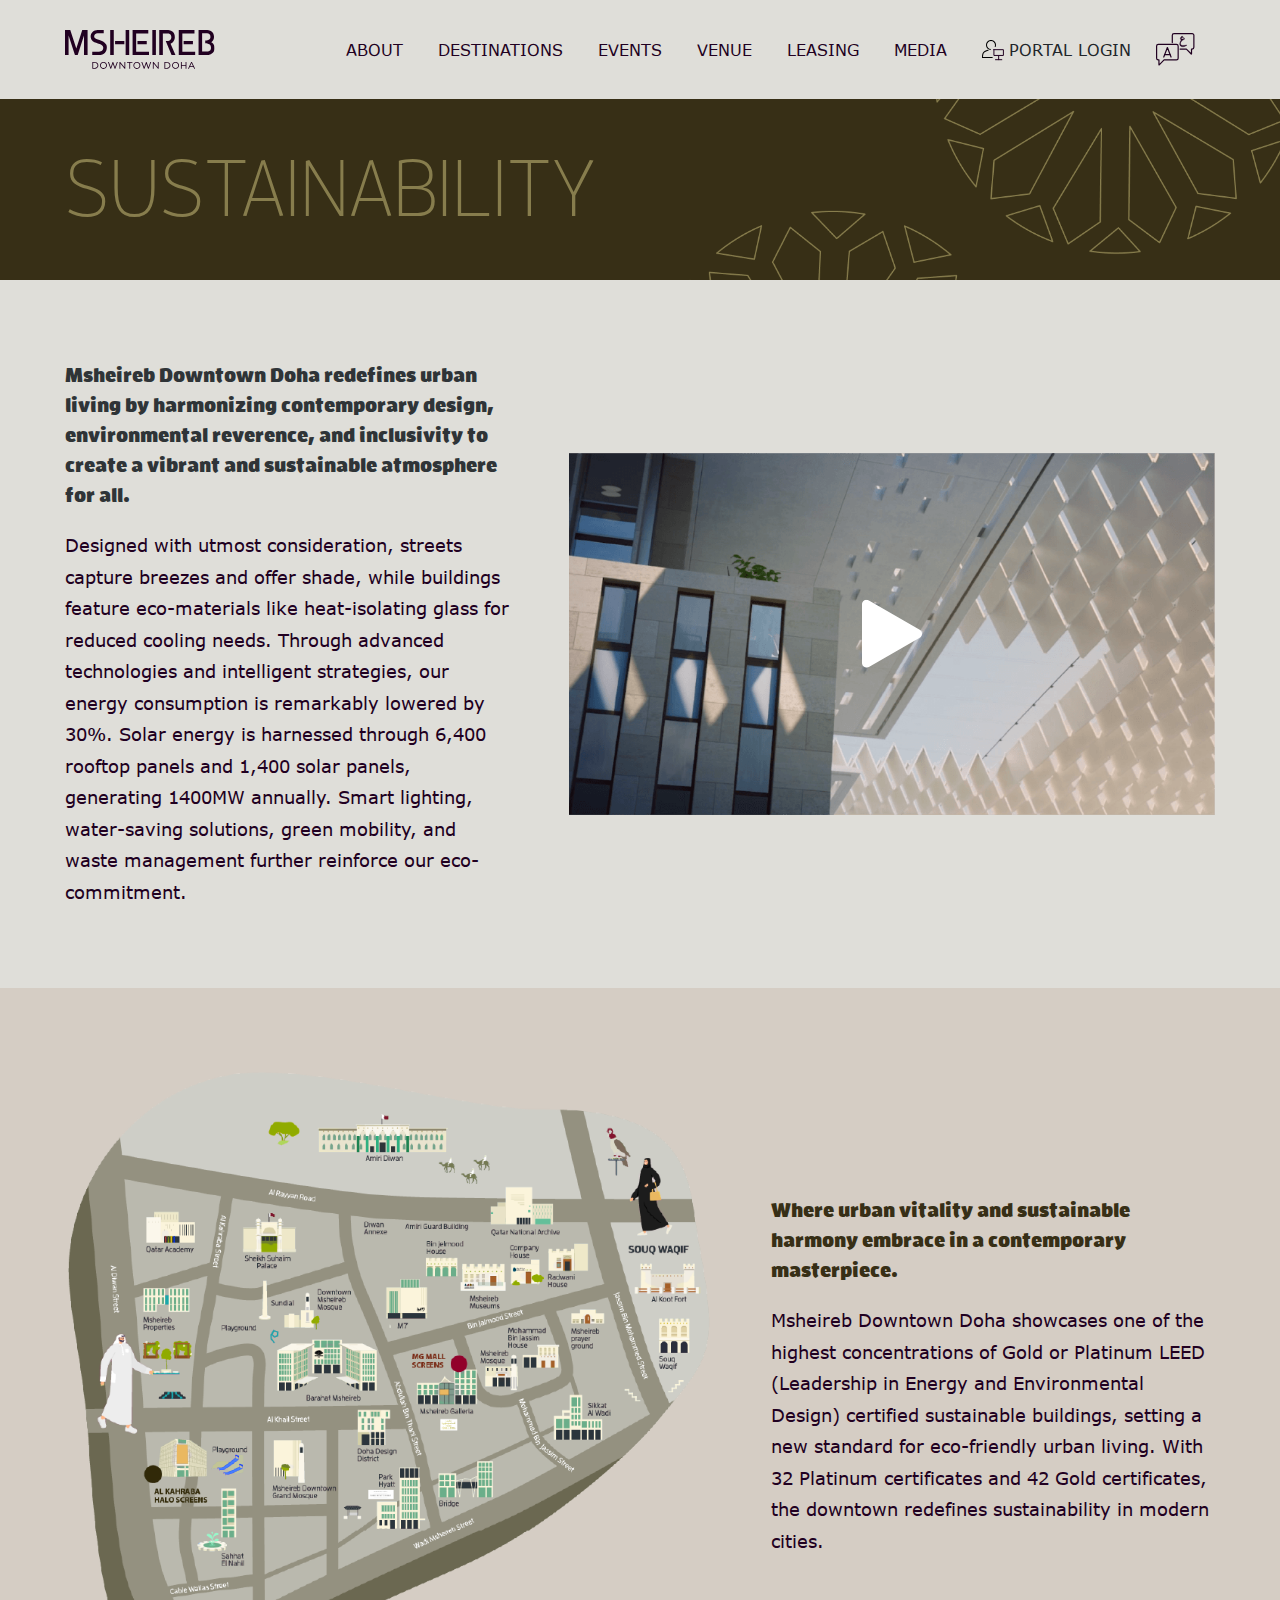
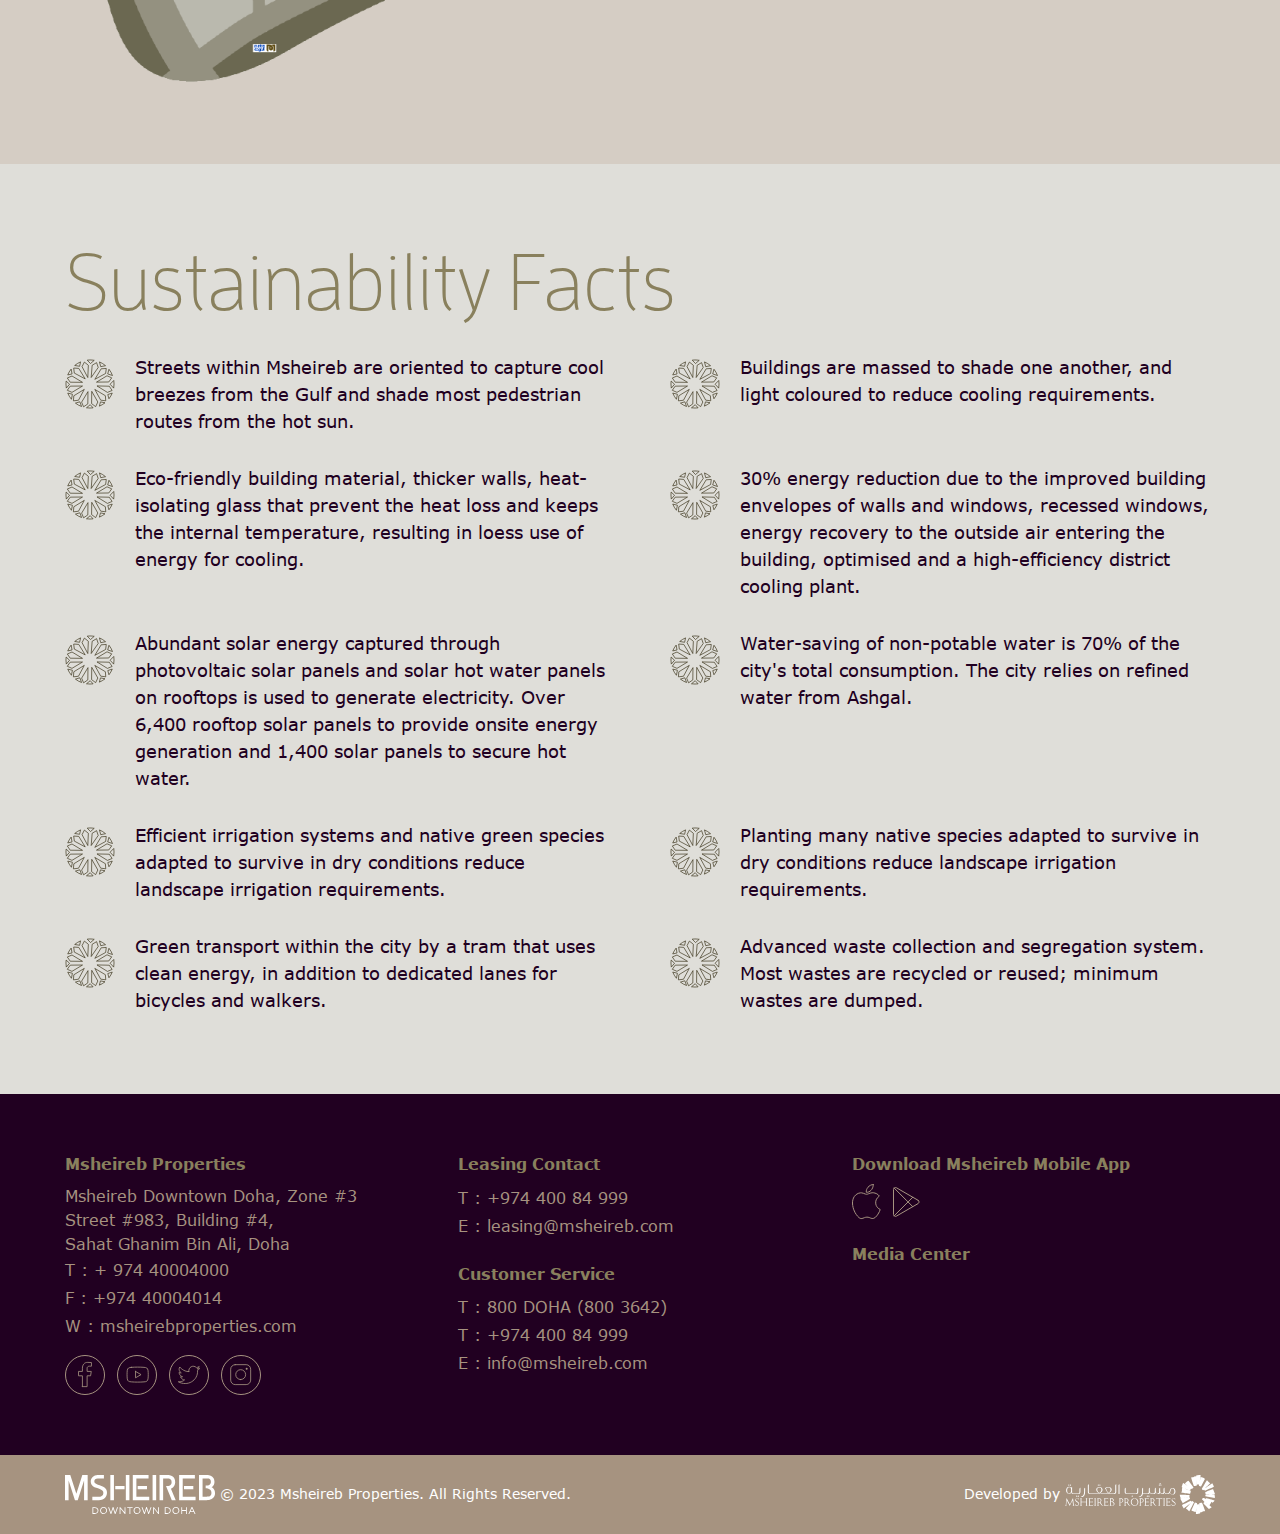
<file: sustainability.html>
<!DOCTYPE html>
<html lang="en">

<head>
    <!-- Basic Page Needs
    ================================================== -->
    <meta charset="UTF-8">
    <meta http-equiv="X-UA-Compatible" content="IE=edge">

    <!-- Specific Meta
    ================================================== -->
    <meta name="viewport" content="width=device-width, initial-scale=1.0, shrink-to-fit=no">
    <meta name="keyword" content="">
    <meta name="description" content="">
    <meta name="author" content="">

    <!-- Site Title
    ================================================== -->
    <title>Sustainability - MSHEIREB Downtown Doha</title>

    <!-- Site Favicon
    ================================================== -->
   <link rel="shortcut icon" href="assets/images/favicon.ico" >

    <!-- Fonts
    ================================================== -->
    <link rel="stylesheet" href="assets/fonts/style.css">

    <!-- All CSS Here
    ================================================== -->
    <link rel="stylesheet" href="assets/css/bootstrap.min.css">
    <link rel="stylesheet" href="assets/css/swiper-bundle.min.css">
    <link rel="stylesheet" href="assets/css/magnific-popup.css">
    <link rel="stylesheet" href="assets/css/style.css">
</head>

<body>
    <!--~~~~~~~~~~~~~~~~~~~~~~~~~~~~~~~~~~~~~~~
    Preloader Start
    ~~~~~~~~~~~~~~~~~~~~~~~~~~~~~~~~~~~~~~~~-->
    <div class="preloader">
        <div class="center">
            <div></div><div></div><div></div><div></div><div></div><div></div><div></div><div></div>
        </div>
    </div>
    <!--~~./ Preloader End ~~-->

    <!--~~~~~~~~~~~~~~~~~~~~~~~~~~~~~~~~~~~~~~~
    Start Site Header
    ~~~~~~~~~~~~~~~~~~~~~~~~~~~~~~~~~~~~~~~~-->
    <header class="site_header bg-color-body">
        <div class="container">
            <nav class="nav">
                <a href="index.html" class="site_logo">
                    <img src="assets/images/msheireb-logo.svg" class="msheireb-logo" alt="MSHEIREB - Downtown Doha">
                </a>
                <ul class="main_menu ms-auto">
                    <li class="menu-item-has-children">
                        <a href="javascript:void(0)">ABOUT</a>
                        <ul class="submenu">
                            <li>
                                <a href="#">
                                    THE DEVELOPER - MSHEIREB PROPERTIES
                                </a>
                            </li>
                            <li>
                                <a href="about.html">
                                    MSHEIREB DOWNTOWN DOHA
                                </a>
                            </li>
                        </ul>
                    </li>
                    <li class="menu-item-has-children">
                        <a href="#">DESTINATIONS</a>
                        <ul class="submenu">
                            <li>
                                <a href="#">
                                    MSHEIREB DOWNTOWN DOHA
                                </a>
                            </li>
                            <li>
                                <a href="#">
                                    MSHEIREB MUSEUMS
                                </a>
                            </li>
                            <li>
                                <a href="#">
                                    M7
                                </a>
                            </li>
                        </ul>
                    </li>
                    <li>
                        <a href="#">EVENTS</a>
                    </li>
                    <li>
                        <a href="#">VENUE</a>
                    </li>
                    <li>
                        <a href="#">LEASING</a>
                    </li>
                    <li class="menu-item-has-children">
                        <a href="#">MEDIA</a>
                        <ul class="submenu">
                            <li>
                                <a href="#">
                                    MSHEIREB PROPERTIES
                                </a>
                            </li>
                        </ul>
                    </li>
                </ul>
                <ul class="action_menu">
                    <li>
                        <a href="https://mp-mdd.com/login/" target="_blank" class="login" aria-label="Portal Login">
                            <img src="assets/images/icons/portal-login.svg" alt="Portal Login">
                            <span>
                                PORTAL LOGIN
                            </span>
                        </a>
                    </li>
                    <li>
                        <a href="#" aria-label="Switch to Arabic">
                            <img src="assets/images/icons/lang-switch.svg" class="lang-switch" alt="Switch to Arabic">
                        </a>
                    </li>
                    <li>
                        <button class="humbergar" aria-label="Open Mobile Menu">
                            <svg width="22" height="22" viewBox="0 0 22 22" fill="none" xmlns="http://www.w3.org/2000/svg">
                                <path fill-rule="evenodd" clip-rule="evenodd" d="M1 18.1111C1 17.8754 1.09578 17.6493 1.26627 17.4826C1.43675 17.3159 1.66799 17.2222 1.90909 17.2222H20.0909C20.332 17.2222 20.5632 17.3159 20.7337 17.4826C20.9042 17.6493 21 17.8754 21 18.1111C21 18.3469 20.9042 18.573 20.7337 18.7397C20.5632 18.9064 20.332 19 20.0909 19H1.90909C1.66799 19 1.43675 18.9064 1.26627 18.7397C1.09578 18.573 1 18.3469 1 18.1111ZM1 11C1 10.7643 1.09578 10.5382 1.26627 10.3715C1.43675 10.2048 1.66799 10.1111 1.90909 10.1111H20.0909C20.332 10.1111 20.5632 10.2048 20.7337 10.3715C20.9042 10.5382 21 10.7643 21 11C21 11.2357 20.9042 11.4618 20.7337 11.6285C20.5632 11.7952 20.332 11.8889 20.0909 11.8889H1.90909C1.66799 11.8889 1.43675 11.7952 1.26627 11.6285C1.09578 11.4618 1 11.2357 1 11ZM1 3.88889C1 3.65314 1.09578 3.42705 1.26627 3.26035C1.43675 3.09365 1.66799 3 1.90909 3H20.0909C20.332 3 20.5632 3.09365 20.7337 3.26035C20.9042 3.42705 21 3.65314 21 3.88889C21 4.12464 20.9042 4.35073 20.7337 4.51743C20.5632 4.68413 20.332 4.77778 20.0909 4.77778H1.90909C1.66799 4.77778 1.43675 4.68413 1.26627 4.51743C1.09578 4.35073 1 4.12464 1 3.88889Z" fill="black"/>
                            </svg>
                        </button>
                    </li>
                </ul>
            </nav>
        </div>
    </header>
    <div class="mobile-menu bg-color-body">

        <div class="site-brand">
            <a href="index.html" class="navbar-brand">
                <img src="assets/images/msheireb-logo.svg" class="msheireb-logo" alt="MSHEIREB - Downtown Doha">
            </a>
        </div>
        <hr>
        <form action="#">
            <div class="input-group align-items-center">
                <input type="text" name="s" class="form-control" placeholder="SEARCH" required="">
                <button class="btn">
                    <svg xmlns="http://www.w3.org/2000/svg" width="16" height="16" viewBox="0 0 15.997 16">
                        <path d="M15.78,13.833l-3.115-3.115a.749.749,0,0,0-.531-.219h-.509A6.5,6.5,0,1,0,10.5,11.624v.509a.749.749,0,0,0,.219.531l3.115,3.115a.747.747,0,0,0,1.059,0l.884-.884a.753.753,0,0,0,0-1.062ZM6.5,10.5a4,4,0,1,1,4-4A4,4,0,0,1,6.5,10.5Z" fill="#a8a9ad"></path>
                    </svg>
                </button>
            </div>
        </form>
        <hr> <br>
        <h6 class="menu-title">Navigation</h6>
        <div class="main-menu">
            <ul>
                <li class="menu-item-has-children">
                    <a href="javascript:void(0)">ABOUT</a>
                    <ul class="submenu">
                        <li>
                            <a href="#">
                                THE DEVELOPER - MSHEIREB PROPERTIES
                            </a>
                        </li>
                        <li>
                            <a href="about.html">
                                MSHEIREB DOWNTOWN DOHA
                            </a>
                        </li>
                    </ul>
                </li>
                <li class="menu-item-has-children">
                    <a href="#">DESTINATIONS</a>
                    <ul class="submenu">
                        <li>
                            <a href="#">
                                MSHEIREB DOWNTOWN DOHA
                            </a>
                        </li>
                        <li>
                            <a href="#">
                                MSHEIREB MUSEUMS
                            </a>
                        </li>
                        <li>
                            <a href="#">
                                M7
                            </a>
                        </li>
                    </ul>
                </li>
                <li>
                    <a href="#">EVENTS</a>
                </li>
                <li>
                    <a href="#">VENUE</a>
                </li>
                <li>
                    <a href="#">LEASING</a>
                </li>
                <li class="menu-item-has-children">
                    <a href="#">MEDIA</a>
                    <ul class="submenu">
                        <li>
                            <a href="#">
                                MSHEIREB PROPERTIES
                            </a>
                        </li>
                    </ul>
                </li>
            </ul>
        </div>

        <ul class="social_contacts">
            <li>
                <a href="#" aria-label="facebook">
                    <svg width="14" height="27" viewBox="0 0 14 27" fill="none" xmlns="http://www.w3.org/2000/svg">
                        <path fill-rule="evenodd" clip-rule="evenodd" d="M4.4107 25.6301H9.1107V14.7901H12.5807L13.2707 10.4101H9.1107V7.10006C9.1107 5.87006 10.2807 5.18006 11.4107 5.18006H13.4407V1.55006L9.8107 1.39006C6.3407 1.18006 4.4207 3.90006 4.4207 7.16006V10.4201H0.470703V14.8001H4.4207V25.6401L4.4107 25.6301Z" stroke="#A69380" stroke-width="0.83" stroke-linecap="round" stroke-linejoin="round"/>
                    </svg>
                </a>
            </li>
            <li>
                <a href="#" aria-label="youtube">
                    <svg width="23" height="17" viewBox="0 0 23 17" fill="none" xmlns="http://www.w3.org/2000/svg">
                        <path fill-rule="evenodd" clip-rule="evenodd" d="M5.31055 1.3501C7.37055 1.1901 9.81055 1.1001 11.6605 1.1001C13.5205 1.1001 15.9105 1.1801 18.0105 1.3501C20.4405 1.5601 21.6805 1.9701 22.0105 4.4001C22.1705 5.5101 22.2605 7.0401 22.2605 8.6101C22.2605 10.1801 22.1805 11.7401 22.0105 12.8201C21.6805 15.2901 20.4405 15.6701 18.0105 15.8701C15.9105 16.0801 13.5105 16.1201 11.6605 16.1201C9.80055 16.1201 7.37055 16.0801 5.31055 15.8701C2.88055 15.6601 1.60055 15.2901 1.27055 12.8201C1.15055 11.7501 1.06055 10.1801 1.06055 8.6101C1.06055 7.0401 1.14055 5.5201 1.27055 4.4001C1.60055 1.9701 2.88055 1.5501 5.31055 1.3501Z" stroke="#A69380" stroke-width="0.83" stroke-linecap="round" stroke-linejoin="round"/>
                        <path fill-rule="evenodd" clip-rule="evenodd" d="M9.52148 5.43018L15.0415 8.61018L9.52148 11.8202V5.43018Z" stroke="#A69380" stroke-width="0.83" stroke-linecap="round" stroke-linejoin="round"/>
                    </svg>
                </a>
            </li>
            <li>
                <a href="#" aria-label="twitter">
                    <svg width="24" height="19" viewBox="0 0 24 19" fill="none" xmlns="http://www.w3.org/2000/svg">
                        <path fill-rule="evenodd" clip-rule="evenodd" d="M11.8305 6.56993C10.9805 2.09994 16.3605 -0.560065 19.5205 2.66993C19.5205 2.66993 20.9305 2.26993 22.1805 1.47993C22.1805 1.47993 21.7305 3.00994 20.2005 3.96994C20.2005 3.96994 21.9005 3.73993 22.6305 3.28993C22.6305 3.28993 21.8905 4.81994 20.5405 5.37994C21.2805 15.6199 10.2405 21.8399 1.31055 16.7499C1.31055 16.7499 5.72055 16.9799 7.59055 14.8299C7.59055 14.8299 4.87055 15.0599 3.52055 11.7799C3.52055 11.7799 4.54055 12.1799 5.56055 11.6699C5.56055 11.6699 2.39055 11.1599 2.11055 7.36994C2.11055 7.36994 3.13055 8.15994 4.26055 7.87994C4.26055 7.87994 0.750546 5.78993 2.73055 1.99993C2.73055 1.99993 6.46055 6.74994 11.8405 6.57994L11.8305 6.56993Z" stroke="#A69380" stroke-width="0.83" stroke-linecap="round" stroke-linejoin="round"/>
                    </svg>
                </a>
            </li>                                
            <li>
                <a href="#" aria-label="instagram">
                    <svg width="22" height="22" viewBox="0 0 22 22" fill="none" xmlns="http://www.w3.org/2000/svg">
                        <path d="M16.6694 5.82001C17.9994 5.82001 17.9994 3.76001 16.6694 3.76001C15.3394 3.76001 15.3394 5.82001 16.6694 5.82001Z" fill="#A69380"/>
                        <path fill-rule="evenodd" clip-rule="evenodd" d="M5.16969 0.669922H16.1697C18.6497 0.669922 20.6597 2.68992 20.6597 5.15992V16.1099C20.6597 18.5899 18.6397 20.5999 16.1697 20.5999H5.16969C2.68969 20.5999 0.679688 18.5799 0.679688 16.1099V5.15992C0.679688 2.67992 2.69969 0.669922 5.16969 0.669922Z" stroke="#A69380" stroke-width="0.83" stroke-linecap="round" stroke-linejoin="round"/>
                        <path d="M10.6788 15.5899C13.4181 15.5899 15.6387 13.3693 15.6387 10.6299C15.6387 7.89059 13.4181 5.66992 10.6788 5.66992C7.93942 5.66992 5.71875 7.89059 5.71875 10.6299C5.71875 13.3693 7.93942 15.5899 10.6788 15.5899Z" stroke="#A69380" stroke-width="0.83" stroke-linecap="round" stroke-linejoin="round"/>
                    </svg>
                </a>
            </li>
        </ul>

    </div>
    <!--~~./ end site header ~~-->


    <!--~~~~~~~~~~~~~~~~~~~~~~~~~~~~~~~~~~~~~~~
    Start Page Banner
    ~~~~~~~~~~~~~~~~~~~~~~~~~~~~~~~~~~~~~~~~-->
    <div class="page_banner" style="--bg_color: #372F16">
        <div class="container">
            <h1 class="banner-title" style="--color: #877D4D">
                SUSTAINABILITY
            </h1>
        </div>
        <div class="shapes">
            <img src="assets/images/shape/shape4.png" class="shape1" alt="">
        </div>
    </div>
    <!--~~./ end Page Banner ~~-->

    
    
    <!--~~~~~~~~~~~~~~~~~~~~~~~~~~~~~~~~~~~~~~~
    Start Sustainablity Section
    ~~~~~~~~~~~~~~~~~~~~~~~~~~~~~~~~~~~~~~~~-->
    <div class="sustainability_intro">
        <div class="container">
            <div class="row align-items-center">
                <div class="col-lg-5">
                    <div class="section-content">
                        <h6 class="title" style="--text-color: #2F3437">
                            Msheireb Downtown Doha redefines urban living by harmonizing contemporary design, environmental reverence, and inclusivity to create a vibrant and sustainable atmosphere for all.
                        </h6>
                        <p>
                            Designed with utmost consideration, streets capture breezes and offer shade, while buildings feature eco-materials like heat-isolating glass for reduced cooling needs. Through advanced technologies and intelligent strategies, our energy consumption is remarkably lowered by 30%. Solar energy is harnessed through 6,400 rooftop panels and 1,400 solar panels, generating 1400MW annually. Smart lighting, water-saving solutions, green mobility, and waste management further reinforce our eco-commitment.
                        </p>
                    </div>
                </div>
                <div class="col-lg-7">
                    <div class="video-player">
                        <a href="https://www.youtube.com/watch?v=ldkK8eh65gU" class="popup-youtube">
                            <img src="assets/images/video-placeholder1.png" alt="Smart City - Msheireb Downtown Doha">

                            <div class="btn-play">
                                <svg viewBox="0 0 100 114" fill="none" xmlns="http://www.w3.org/2000/svg">
                                    <path d="M96.1666 49.917L11.5084 1.03961C6.39448 -1.91233 0 1.77968 0 7.68355V105.438C0 111.342 6.39448 115.034 11.5084 112.082L96.1666 63.2049C101.281 60.253 101.281 52.869 96.1666 49.917Z" fill="white"/>
                                </svg>
                            </div>
                        </a>
                    </div>
                </div>
            </div>
            
        </div>
    </div>
    <!--~~./ end Sustainablity Section ~~-->
    
    
    <!--~~~~~~~~~~~~~~~~~~~~~~~~~~~~~~~~~~~~~~~
    Start Sustainablity Map
    ~~~~~~~~~~~~~~~~~~~~~~~~~~~~~~~~~~~~~~~~-->
    <div class="sustainability_map">
        <div class="container">
            <div class="row align-items-center">
                <div class="col-md-6 col-xl-7">
                    <div class="map-inner">
                        <img src="assets/images/sustainablity-map.png" alt="Sustainability Digital Screen Map">
                    </div>
                </div>
                <div class="col-md-6 col-xl-5">
                    <div class="section-content">
                        <h6 class="title" style="--text-color: #372F16">
                            Where urban vitality and sustainable harmony embrace in a contemporary masterpiece.
                        </h6>
                        <p>
                            Msheireb Downtown Doha showcases one of the highest concentrations of Gold or Platinum LEED (Leadership in Energy and Environmental Design) certified sustainable buildings, setting a new standard for eco-friendly urban living. With 32 Platinum certificates and 42 Gold certificates, the downtown redefines sustainability in modern cities.
                        </p>
                    </div>
                </div>
            </div>
        </div>
        <!-- <div class="shapes">
            <img src="assets/images/shape/shape4.png" class="shape1" alt="">
            <img src="assets/images/shape/shape4.png" class="shape2" alt="">
        </div> -->
    </div>
    <!--~~./ end Sustainablity Map ~~-->

    <!--~~~~~~~~~~~~~~~~~~~~~~~~~~~~~~~~~~~~~~~
    Start Sustainablity Facts
    ~~~~~~~~~~~~~~~~~~~~~~~~~~~~~~~~~~~~~~~~-->
    <div class="Sustainability_facts">
        <div class="container">
            <div class="section-content">
                <h2 class="section-title">
                    Sustainability Facts
                </h2>
                <ul>
                    <li>
                        <img src="assets/images/icons/shape-style1.svg" alt="Sustainability Facts" class="icon">
                        Streets within Msheireb are oriented to capture cool breezes from the Gulf and shade most pedestrian routes from the hot sun. 
                    </li>
                    <li>
                        <img src="assets/images/icons/shape-style1.svg" alt="Sustainability Facts" class="icon">
                        Buildings are massed to shade one another, and light coloured to reduce cooling requirements.
                    </li>
                    <li>
                        <img src="assets/images/icons/shape-style1.svg" alt="Sustainability Facts" class="icon">
                        Eco-friendly building material, thicker walls, heat-isolating glass that prevent the heat loss and keeps the internal temperature, resulting in loess use of energy for cooling.  
                    </li>
                    <li>
                        <img src="assets/images/icons/shape-style1.svg" alt="Sustainability Facts" class="icon">
                        30% energy reduction due to the improved building envelopes of walls and windows, recessed windows, energy recovery to the outside air entering the building, optimised and a high-efficiency district cooling plant.
                    </li>
                    <li>
                        <img src="assets/images/icons/shape-style1.svg" alt="Sustainability Facts" class="icon">
                        Abundant solar energy captured through photovoltaic solar panels and solar hot water panels on rooftops is used to generate electricity. Over 6,400 rooftop solar panels to provide onsite energy generation and 1,400 solar panels to secure hot water.
                    </li>
                    <li>
                        <img src="assets/images/icons/shape-style1.svg" alt="Sustainability Facts" class="icon">
                        Water-saving of non-potable water is 70% of the city's total consumption. The city relies on refined water from Ashgal.
                    </li>
                    <li>
                        <img src="assets/images/icons/shape-style1.svg" alt="Sustainability Facts" class="icon">
                        Efficient irrigation systems and native green species adapted to survive in dry conditions reduce landscape irrigation requirements. 
                    </li>
                    <li>
                        <img src="assets/images/icons/shape-style1.svg" alt="Sustainability Facts" class="icon">
                        Planting many native species adapted to survive in dry conditions reduce landscape irrigation requirements.
                    </li>
                    <li>
                        <img src="assets/images/icons/shape-style1.svg" alt="Sustainability Facts" class="icon">
                        Green transport within the city by a tram that uses clean energy, in addition to dedicated lanes for bicycles and walkers.
                    </li>
                    <li>
                        <img src="assets/images/icons/shape-style1.svg" alt="Sustainability Facts" class="icon">
                        Advanced waste collection and segregation system. Most wastes are recycled or reused; minimum wastes are dumped.
                    </li>
                </ul>
            </div>
        </div>
    </div>
    <!--~~./ end Sustainablity Facts ~~-->


    <!--~~~~~~~~~~~~~~~~~~~~~~~~~~~~~~~~~~~~~~~
    Start Footer
    ~~~~~~~~~~~~~~~~~~~~~~~~~~~~~~~~~~~~~~~~-->
    <footer class="footer">
        <div class="footer-top">
            <div class="container">
                <div class="row g-5">
                    <div class="col-md-4">
                        <div class="footer-widget">
                            <h6 class="widget-title">
                                Msheireb Properties
                            </h6>
                            <address class="mb-0">
                                Msheireb Downtown Doha, Zone #3 <br>
                                Street #983, Building #4, <br>
                                Sahat Ghanim Bin Ali, Doha
                            </address>
                            <p>
                                T : <a href="tel:+97440004000">+ 974 40004000</a> <br>
                                F : <a href="tel:+97440004014">+974 40004014</a> <br>
                                W : <a href="https://msheirebproperties.com" target="_blank">msheirebproperties.com</a> 
                            </p>
                            <ul class="social_contacts">
                                <li>
                                    <a href="#" aria-label="facebook">
                                        <svg width="14" height="27" viewBox="0 0 14 27" fill="none" xmlns="http://www.w3.org/2000/svg">
                                            <path fill-rule="evenodd" clip-rule="evenodd" d="M4.4107 25.6301H9.1107V14.7901H12.5807L13.2707 10.4101H9.1107V7.10006C9.1107 5.87006 10.2807 5.18006 11.4107 5.18006H13.4407V1.55006L9.8107 1.39006C6.3407 1.18006 4.4207 3.90006 4.4207 7.16006V10.4201H0.470703V14.8001H4.4207V25.6401L4.4107 25.6301Z" stroke="#A69380" stroke-width="0.83" stroke-linecap="round" stroke-linejoin="round"/>
                                        </svg>
                                    </a>
                                </li>
                                <li>
                                    <a href="#" aria-label="youtube">
                                        <svg width="23" height="17" viewBox="0 0 23 17" fill="none" xmlns="http://www.w3.org/2000/svg">
                                            <path fill-rule="evenodd" clip-rule="evenodd" d="M5.31055 1.3501C7.37055 1.1901 9.81055 1.1001 11.6605 1.1001C13.5205 1.1001 15.9105 1.1801 18.0105 1.3501C20.4405 1.5601 21.6805 1.9701 22.0105 4.4001C22.1705 5.5101 22.2605 7.0401 22.2605 8.6101C22.2605 10.1801 22.1805 11.7401 22.0105 12.8201C21.6805 15.2901 20.4405 15.6701 18.0105 15.8701C15.9105 16.0801 13.5105 16.1201 11.6605 16.1201C9.80055 16.1201 7.37055 16.0801 5.31055 15.8701C2.88055 15.6601 1.60055 15.2901 1.27055 12.8201C1.15055 11.7501 1.06055 10.1801 1.06055 8.6101C1.06055 7.0401 1.14055 5.5201 1.27055 4.4001C1.60055 1.9701 2.88055 1.5501 5.31055 1.3501Z" stroke="#A69380" stroke-width="0.83" stroke-linecap="round" stroke-linejoin="round"/>
                                            <path fill-rule="evenodd" clip-rule="evenodd" d="M9.52148 5.43018L15.0415 8.61018L9.52148 11.8202V5.43018Z" stroke="#A69380" stroke-width="0.83" stroke-linecap="round" stroke-linejoin="round"/>
                                        </svg>
                                    </a>
                                </li>
                                <li>
                                    <a href="#" aria-label="twitter">
                                        <svg width="24" height="19" viewBox="0 0 24 19" fill="none" xmlns="http://www.w3.org/2000/svg">
                                            <path fill-rule="evenodd" clip-rule="evenodd" d="M11.8305 6.56993C10.9805 2.09994 16.3605 -0.560065 19.5205 2.66993C19.5205 2.66993 20.9305 2.26993 22.1805 1.47993C22.1805 1.47993 21.7305 3.00994 20.2005 3.96994C20.2005 3.96994 21.9005 3.73993 22.6305 3.28993C22.6305 3.28993 21.8905 4.81994 20.5405 5.37994C21.2805 15.6199 10.2405 21.8399 1.31055 16.7499C1.31055 16.7499 5.72055 16.9799 7.59055 14.8299C7.59055 14.8299 4.87055 15.0599 3.52055 11.7799C3.52055 11.7799 4.54055 12.1799 5.56055 11.6699C5.56055 11.6699 2.39055 11.1599 2.11055 7.36994C2.11055 7.36994 3.13055 8.15994 4.26055 7.87994C4.26055 7.87994 0.750546 5.78993 2.73055 1.99993C2.73055 1.99993 6.46055 6.74994 11.8405 6.57994L11.8305 6.56993Z" stroke="#A69380" stroke-width="0.83" stroke-linecap="round" stroke-linejoin="round"/>
                                        </svg>
                                    </a>
                                </li>                                
                                <li>
                                    <a href="#" aria-label="instagram">
                                        <svg width="22" height="22" viewBox="0 0 22 22" fill="none" xmlns="http://www.w3.org/2000/svg">
                                            <path d="M16.6694 5.82001C17.9994 5.82001 17.9994 3.76001 16.6694 3.76001C15.3394 3.76001 15.3394 5.82001 16.6694 5.82001Z" fill="#A69380"/>
                                            <path fill-rule="evenodd" clip-rule="evenodd" d="M5.16969 0.669922H16.1697C18.6497 0.669922 20.6597 2.68992 20.6597 5.15992V16.1099C20.6597 18.5899 18.6397 20.5999 16.1697 20.5999H5.16969C2.68969 20.5999 0.679688 18.5799 0.679688 16.1099V5.15992C0.679688 2.67992 2.69969 0.669922 5.16969 0.669922Z" stroke="#A69380" stroke-width="0.83" stroke-linecap="round" stroke-linejoin="round"/>
                                            <path d="M10.6788 15.5899C13.4181 15.5899 15.6387 13.3693 15.6387 10.6299C15.6387 7.89059 13.4181 5.66992 10.6788 5.66992C7.93942 5.66992 5.71875 7.89059 5.71875 10.6299C5.71875 13.3693 7.93942 15.5899 10.6788 15.5899Z" stroke="#A69380" stroke-width="0.83" stroke-linecap="round" stroke-linejoin="round"/>
                                        </svg>
                                    </a>
                                </li>
                            </ul>
                        </div>
                    </div>
                    <div class="col-md-4">
                        <div class="footer-widget">
                            <h6 class="widget-title">
                                Leasing Contact
                            </h6>
                           
                            <p>
                                T : <a href="tel:+97440084999">+974 400 84 999</a> <br>
                                E : <a href="mailto:leasing@msheireb.com">leasing@msheireb.com</a> <br>
                            </p>
                            <br class="mb-4">
                            <h6 class="widget-title">
                                Customer Service
                            </h6>
                            <p>
                                T : <a href="tel:800DOHA(8003642)">800 DOHA (800 3642)</a> <br>
                                T : <a href="tel:+97440084999">+974 400 84 999</a> <br>
                                E : <a href="mailto:info@msheireb.com">info@msheireb.com</a> <br>
                            </p>
                        </div>
                    </div>
                    <div class="col-md-4">
                        <div class="footer-widget">
                            <h6 class="widget-title">
                                Download Msheireb Mobile App
                            </h6>
                            <ul class="d-flex align-items-center download_apps_from">
                                <li>
                                    <a href="#">
                                        <svg width="29" height="36" viewBox="0 0 29 36" fill="none" xmlns="http://www.w3.org/2000/svg">
                                            <path d="M0.5 20.22V17.83C0.5 17.83 0.52 17.9 0.52 17.93C0.52 18.05 0.52 18.17 0.55 18.29C0.59 18.01 0.56 17.73 0.59 17.46C0.65 16.91 0.73 16.37 0.86 15.84C1.16 14.59 1.66 13.43 2.41 12.38C3.39 11 4.66 9.97003 6.25 9.36003C6.91 9.10003 7.59 8.94003 8.29 8.87003C8.76 8.82003 9.23 8.81003 9.71 8.87003C10.38 8.95003 11.02 9.15003 11.65 9.39003C12.23 9.61003 12.81 9.85003 13.39 10.06C14.03 10.29 14.68 10.38 15.34 10.19C15.73 10.08 16.1 9.93003 16.48 9.78003C17.04 9.57003 17.6 9.34003 18.17 9.15003C18.79 8.95003 19.43 8.81003 20.08 8.75003C20.67 8.70003 21.25 8.73003 21.84 8.81003C22.68 8.93003 23.49 9.15003 24.25 9.50003C25.49 10.08 26.51 10.92 27.3 12.04C27.34 12.09 27.33 12.11 27.28 12.15C25.86 13.07 24.81 14.29 24.17 15.86C23.92 16.48 23.77 17.12 23.71 17.78C23.64 18.5 23.66 19.21 23.77 19.92C23.86 20.46 24.01 20.98 24.22 21.48C24.56 22.33 25.07 23.07 25.7 23.72C26.4 24.44 27.19 25.01 28.1 25.43C28.22 25.49 28.22 25.48 28.18 25.61C27.98 26.3 27.71 26.96 27.41 27.61C27.01 28.49 26.55 29.34 26 30.13C25.6 30.7 25.21 31.28 24.78 31.83C24.36 32.37 23.92 32.89 23.39 33.33C22.91 33.73 22.4 34.07 21.81 34.28C21.18 34.51 20.52 34.51 19.87 34.44C19.45 34.4 19.04 34.26 18.64 34.1C18.17 33.91 17.71 33.7 17.24 33.53C16.49 33.25 15.71 33.14 14.91 33.15C14.08 33.15 13.28 33.32 12.51 33.63C11.99 33.84 11.49 34.08 10.95 34.25C10.56 34.37 10.17 34.5 9.76 34.49C9.75 34.49 9.73 34.49 9.73 34.51C9.76 34.53 9.81 34.51 9.84 34.54H8.88C8.88 34.54 8.99 34.54 9.05 34.5C8.98 34.5 8.92 34.5 8.86 34.49C8.8 34.49 8.74 34.48 8.68 34.46C8.13 34.35 7.64 34.1 7.19 33.77C6.57 33.33 6.06 32.78 5.58 32.21C5.12 31.67 4.71 31.08 4.29 30.51C3.87 29.93 3.48 29.32 3.12 28.69C2.6 27.76 2.18 26.79 1.8 25.8C1.54 25.12 1.34 24.42 1.15 23.71C0.95 22.94 0.79 22.15 0.68 21.36C0.63 20.97 0.57 20.58 0.57 20.19C0.57 20 0.57 19.81 0.57 19.62H0.54C0.54 19.76 0.53 19.9 0.52 20.04C0.52 20.1 0.53 20.15 0.5 20.21V20.22Z" stroke="#A69380" stroke-linecap="round" stroke-linejoin="round"/>
                                            <path d="M21.1094 0.5C21.1594 0.63 21.1694 0.77 21.1794 0.9C21.2194 1.34 21.1794 1.77 21.0994 2.21C20.8994 3.37 20.4594 4.44 19.7794 5.41C18.7594 6.86 17.3894 7.81 15.6694 8.24C15.2494 8.35 14.8194 8.4 14.3794 8.33C14.3094 8.32 14.2894 8.29 14.2794 8.23C14.1994 7.77 14.2194 7.31 14.2994 6.85C14.4394 5.98 14.7394 5.17 15.1794 4.41C15.6594 3.57 16.2694 2.82 17.0294 2.21C17.9694 1.46 19.0094 0.91 20.1794 0.64C20.2894 0.61 20.3994 0.6 20.5094 0.58C20.6194 0.56 20.7294 0.56 20.8594 0.55C20.8094 0.51 20.7494 0.54 20.7194 0.5H21.1094Z" stroke="#A69380" stroke-linecap="round" stroke-linejoin="round"/>
                                        </svg>                                            
                                    </a>
                                </li>
                                <li>
                                    <a href="#">
                                        <svg width="27" height="30" viewBox="0 0 27 30" fill="none" xmlns="http://www.w3.org/2000/svg">
                                            <path d="M25.06 13.2701L3.4 0.76006C2.11 0.0200598 0.5 0.95006 0.5 2.44006V27.4501C0.5 28.9401 2.11 29.8701 3.4 29.1201L25.06 16.6101C26.35 15.8701 26.35 14.0001 25.06 13.2601V13.2701Z" stroke="#A69380" stroke-linecap="round" stroke-linejoin="round"/>
                                            <path d="M19.7691 19.67L15.0391 14.94L1.11914 1.02002" stroke="#A69380" stroke-linecap="round" stroke-linejoin="round"/>
                                            <path d="M19.7691 10.21L15.0391 14.94L1.11914 28.86" stroke="#A69380" stroke-linecap="round" stroke-linejoin="round"/>
                                        </svg>
                                    </a>
                                </li>
                            </ul>
                            <br>
                            <h6 class="widget-title">
                                <a href="#">Media Center</a>
                            </h6>                            
                        </div>
                    </div>
                </div>
            </div>            
        </div>
        <div class="footer-bottom">
            <div class="container">
                <div class="row gy-4 align-items-center">
                    <div class="col-sm-6 col-md-7">
                        <div class="text-center text-sm-start">
                            <p>
                                <img src="assets/images/msheireb-white.svg" class="footer-logo" alt="MSHEIREB LOGO">
                                &copy; 2023 Msheireb Properties. All Rights Reserved.
                            </p>
                        </div>
                    </div>
                    <div class="col-sm-6 col-md-5">
                        <div class="text-center text-sm-end">
                            <p>
                                Developed by
                                <a href="#" target="_blank">
                                    <img src="assets/images/msheireb-properties.svg" class="footer-logo" alt="Msheireb Properties">
                                </a>
                            </p>
                        </div>
                    </div>
                </div>
            </div>
        </div>
    </footer>
    <!--~~./ end Footer ~~-->
    
    

    <!-- All The JS Files
    ================================================== -->
    <script src="assets/js/bootstrap.min.js"></script>
    <script src="assets/js/jquery-3.6.0.min.js"></script>
    <script src="assets/js/swiper-bundle.min.js"></script>
    <script src="assets/js/jquery.magnific-popup.min.js"></script>
    <script src="assets/js/script.js"></script>
</body>
</html>
</file>
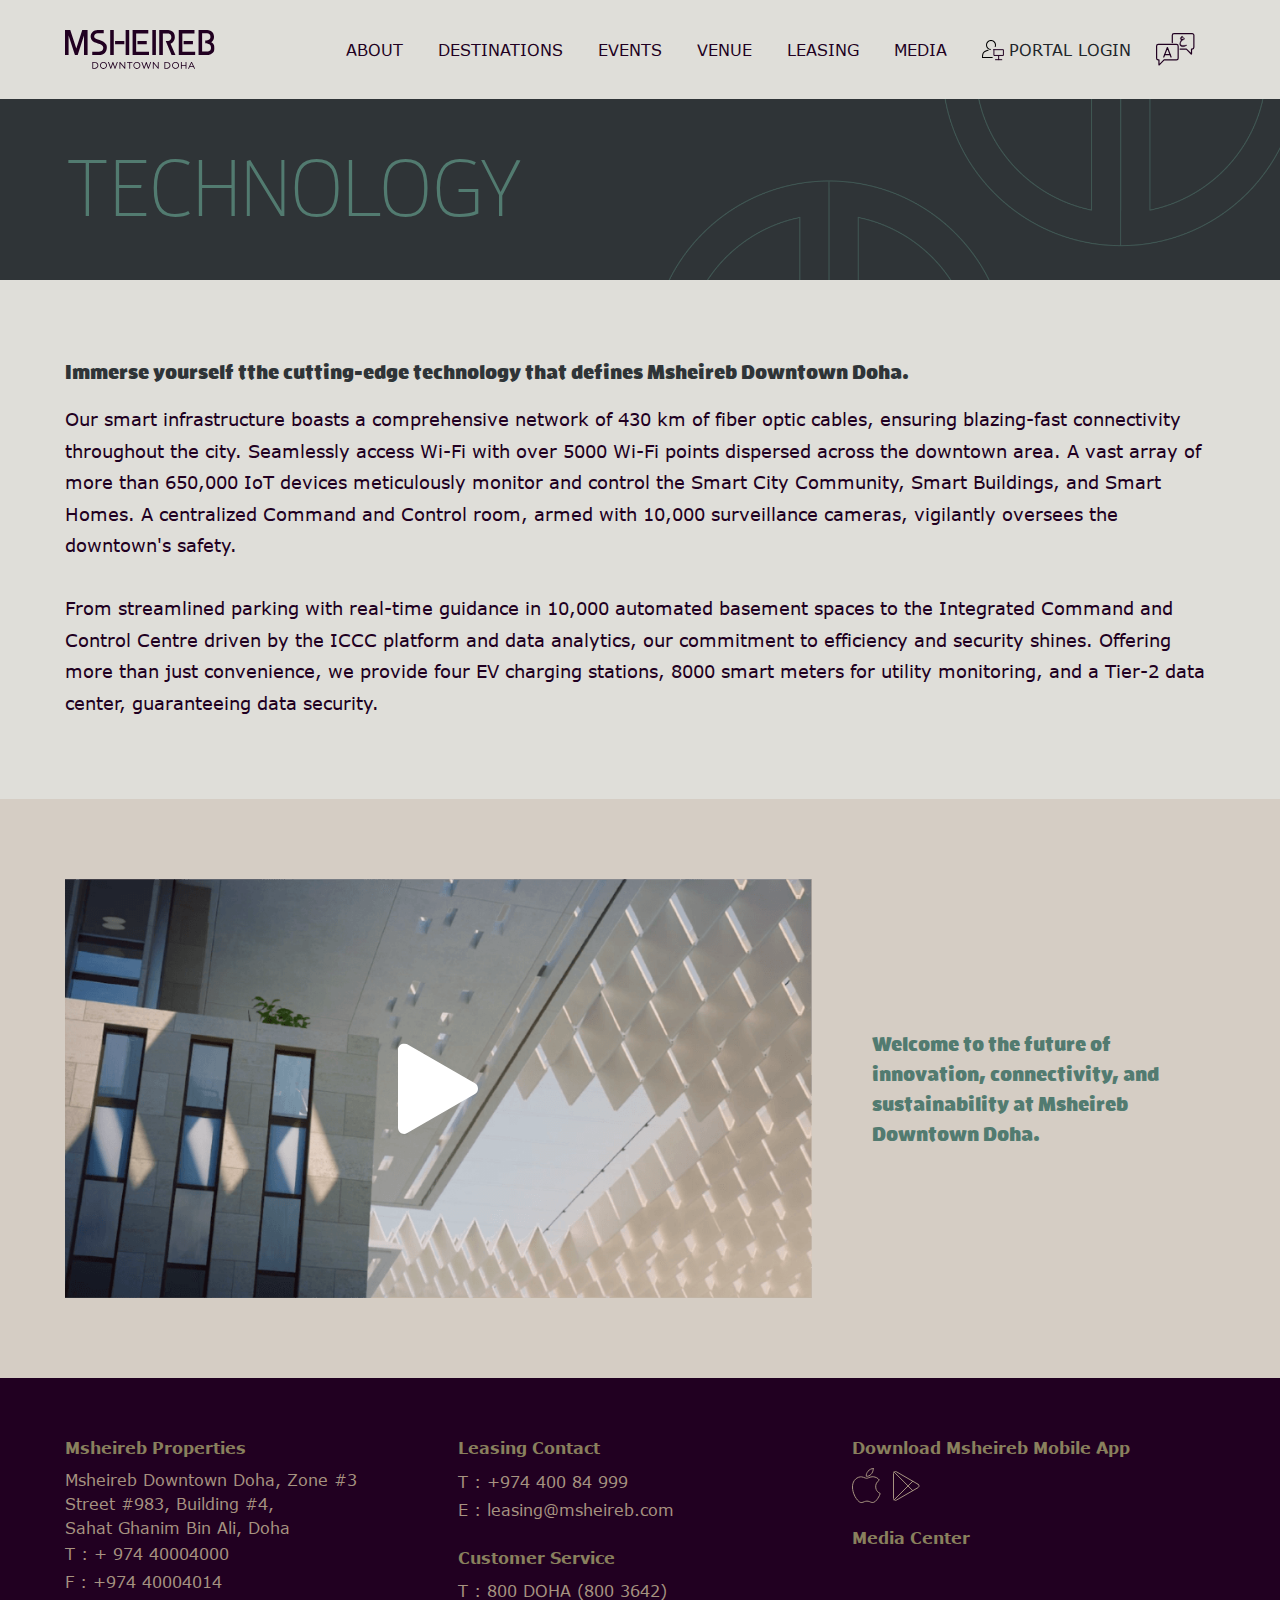
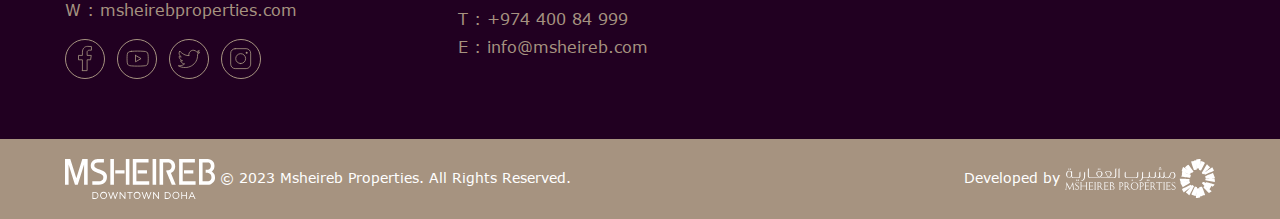
<file: technology.html>
<!DOCTYPE html>
<html lang="en">

<head>
    <!-- Basic Page Needs
    ================================================== -->
    <meta charset="UTF-8">
    <meta http-equiv="X-UA-Compatible" content="IE=edge">

    <!-- Specific Meta
    ================================================== -->
    <meta name="viewport" content="width=device-width, initial-scale=1.0, shrink-to-fit=no">
    <meta name="keyword" content="">
    <meta name="description" content="">
    <meta name="author" content="">

    <!-- Site Title
    ================================================== -->
    <title>Technology - MSHEIREB Downtown Doha</title>

    <!-- Site Favicon
    ================================================== -->
   <link rel="shortcut icon" href="assets/images/favicon.ico" >

    <!-- Fonts
    ================================================== -->
    <link rel="stylesheet" href="assets/fonts/style.css">

    <!-- All CSS Here
    ================================================== -->
    <link rel="stylesheet" href="assets/css/bootstrap.min.css">
    <link rel="stylesheet" href="assets/css/swiper-bundle.min.css">
    <link rel="stylesheet" href="assets/css/magnific-popup.css">
    <link rel="stylesheet" href="assets/css/style.css">
</head>

<body>
    <!--~~~~~~~~~~~~~~~~~~~~~~~~~~~~~~~~~~~~~~~
    Preloader Start
    ~~~~~~~~~~~~~~~~~~~~~~~~~~~~~~~~~~~~~~~~-->
    <div class="preloader">
        <div class="center">
            <div></div><div></div><div></div><div></div><div></div><div></div><div></div><div></div>
        </div>
    </div>
    <!--~~./ Preloader End ~~-->

    <!--~~~~~~~~~~~~~~~~~~~~~~~~~~~~~~~~~~~~~~~
    Start Site Header
    ~~~~~~~~~~~~~~~~~~~~~~~~~~~~~~~~~~~~~~~~-->
    <header class="site_header bg-color-body">
        <div class="container">
            <nav class="nav">
                <a href="index.html" class="site_logo">
                    <img src="assets/images/msheireb-logo.svg" class="msheireb-logo" alt="MSHEIREB - Downtown Doha">
                </a>
                <ul class="main_menu ms-auto">
                    <li class="menu-item-has-children">
                        <a href="javascript:void(0)">ABOUT</a>
                        <ul class="submenu">
                            <li>
                                <a href="#">
                                    THE DEVELOPER - MSHEIREB PROPERTIES
                                </a>
                            </li>
                            <li>
                                <a href="about.html">
                                    MSHEIREB DOWNTOWN DOHA
                                </a>
                            </li>
                        </ul>
                    </li>
                    <li class="menu-item-has-children">
                        <a href="#">DESTINATIONS</a>
                        <ul class="submenu">
                            <li>
                                <a href="#">
                                    MSHEIREB DOWNTOWN DOHA
                                </a>
                            </li>
                            <li>
                                <a href="#">
                                    MSHEIREB MUSEUMS
                                </a>
                            </li>
                            <li>
                                <a href="#">
                                    M7
                                </a>
                            </li>
                        </ul>
                    </li>
                    <li>
                        <a href="#">EVENTS</a>
                    </li>
                    <li>
                        <a href="#">VENUE</a>
                    </li>
                    <li>
                        <a href="#">LEASING</a>
                    </li>
                    <li class="menu-item-has-children">
                        <a href="#">MEDIA</a>
                        <ul class="submenu">
                            <li>
                                <a href="#">
                                    MSHEIREB PROPERTIES
                                </a>
                            </li>
                        </ul>
                    </li>
                </ul>
                <ul class="action_menu">
                    <li>
                        <a href="https://mp-mdd.com/login/" target="_blank" class="login" aria-label="Portal Login">
                            <img src="assets/images/icons/portal-login.svg" alt="Portal Login">
                            <span>
                                PORTAL LOGIN
                            </span>
                        </a>
                    </li>
                    <li>
                        <a href="#" aria-label="Switch to Arabic">
                            <img src="assets/images/icons/lang-switch.svg" class="lang-switch" alt="Switch to Arabic">
                        </a>
                    </li>
                    <li>
                        <button class="humbergar" aria-label="Open Mobile Menu">
                            <svg width="22" height="22" viewBox="0 0 22 22" fill="none" xmlns="http://www.w3.org/2000/svg">
                                <path fill-rule="evenodd" clip-rule="evenodd" d="M1 18.1111C1 17.8754 1.09578 17.6493 1.26627 17.4826C1.43675 17.3159 1.66799 17.2222 1.90909 17.2222H20.0909C20.332 17.2222 20.5632 17.3159 20.7337 17.4826C20.9042 17.6493 21 17.8754 21 18.1111C21 18.3469 20.9042 18.573 20.7337 18.7397C20.5632 18.9064 20.332 19 20.0909 19H1.90909C1.66799 19 1.43675 18.9064 1.26627 18.7397C1.09578 18.573 1 18.3469 1 18.1111ZM1 11C1 10.7643 1.09578 10.5382 1.26627 10.3715C1.43675 10.2048 1.66799 10.1111 1.90909 10.1111H20.0909C20.332 10.1111 20.5632 10.2048 20.7337 10.3715C20.9042 10.5382 21 10.7643 21 11C21 11.2357 20.9042 11.4618 20.7337 11.6285C20.5632 11.7952 20.332 11.8889 20.0909 11.8889H1.90909C1.66799 11.8889 1.43675 11.7952 1.26627 11.6285C1.09578 11.4618 1 11.2357 1 11ZM1 3.88889C1 3.65314 1.09578 3.42705 1.26627 3.26035C1.43675 3.09365 1.66799 3 1.90909 3H20.0909C20.332 3 20.5632 3.09365 20.7337 3.26035C20.9042 3.42705 21 3.65314 21 3.88889C21 4.12464 20.9042 4.35073 20.7337 4.51743C20.5632 4.68413 20.332 4.77778 20.0909 4.77778H1.90909C1.66799 4.77778 1.43675 4.68413 1.26627 4.51743C1.09578 4.35073 1 4.12464 1 3.88889Z" fill="black"/>
                            </svg>
                        </button>
                    </li>
                </ul>
            </nav>
        </div>
    </header>
    <div class="mobile-menu bg-color-body">

        <div class="site-brand">
            <a href="index.html" class="navbar-brand">
                <img src="assets/images/msheireb-logo.svg" class="msheireb-logo" alt="MSHEIREB - Downtown Doha">
            </a>
        </div>
        <hr>
        <form action="#">
            <div class="input-group align-items-center">
                <input type="text" name="s" class="form-control" placeholder="SEARCH" required="">
                <button class="btn">
                    <svg xmlns="http://www.w3.org/2000/svg" width="16" height="16" viewBox="0 0 15.997 16">
                        <path d="M15.78,13.833l-3.115-3.115a.749.749,0,0,0-.531-.219h-.509A6.5,6.5,0,1,0,10.5,11.624v.509a.749.749,0,0,0,.219.531l3.115,3.115a.747.747,0,0,0,1.059,0l.884-.884a.753.753,0,0,0,0-1.062ZM6.5,10.5a4,4,0,1,1,4-4A4,4,0,0,1,6.5,10.5Z" fill="#a8a9ad"></path>
                    </svg>
                </button>
            </div>
        </form>
        <hr> <br>
        <h6 class="menu-title">Navigation</h6>
        <div class="main-menu">
            <ul>
                <li class="menu-item-has-children">
                    <a href="javascript:void(0)">ABOUT</a>
                    <ul class="submenu">
                        <li>
                            <a href="#">
                                THE DEVELOPER - MSHEIREB PROPERTIES
                            </a>
                        </li>
                        <li>
                            <a href="about.html">
                                MSHEIREB DOWNTOWN DOHA
                            </a>
                        </li>
                    </ul>
                </li>
                <li class="menu-item-has-children">
                    <a href="#">DESTINATIONS</a>
                    <ul class="submenu">
                        <li>
                            <a href="#">
                                MSHEIREB DOWNTOWN DOHA
                            </a>
                        </li>
                        <li>
                            <a href="#">
                                MSHEIREB MUSEUMS
                            </a>
                        </li>
                        <li>
                            <a href="#">
                                M7
                            </a>
                        </li>
                    </ul>
                </li>
                <li>
                    <a href="#">EVENTS</a>
                </li>
                <li>
                    <a href="#">VENUE</a>
                </li>
                <li>
                    <a href="#">LEASING</a>
                </li>
                <li class="menu-item-has-children">
                    <a href="#">MEDIA</a>
                    <ul class="submenu">
                        <li>
                            <a href="#">
                                MSHEIREB PROPERTIES
                            </a>
                        </li>
                    </ul>
                </li>
            </ul>
        </div>

        <ul class="social_contacts">
            <li>
                <a href="#" aria-label="facebook">
                    <svg width="14" height="27" viewBox="0 0 14 27" fill="none" xmlns="http://www.w3.org/2000/svg">
                        <path fill-rule="evenodd" clip-rule="evenodd" d="M4.4107 25.6301H9.1107V14.7901H12.5807L13.2707 10.4101H9.1107V7.10006C9.1107 5.87006 10.2807 5.18006 11.4107 5.18006H13.4407V1.55006L9.8107 1.39006C6.3407 1.18006 4.4207 3.90006 4.4207 7.16006V10.4201H0.470703V14.8001H4.4207V25.6401L4.4107 25.6301Z" stroke="#A69380" stroke-width="0.83" stroke-linecap="round" stroke-linejoin="round"/>
                    </svg>
                </a>
            </li>
            <li>
                <a href="#" aria-label="youtube">
                    <svg width="23" height="17" viewBox="0 0 23 17" fill="none" xmlns="http://www.w3.org/2000/svg">
                        <path fill-rule="evenodd" clip-rule="evenodd" d="M5.31055 1.3501C7.37055 1.1901 9.81055 1.1001 11.6605 1.1001C13.5205 1.1001 15.9105 1.1801 18.0105 1.3501C20.4405 1.5601 21.6805 1.9701 22.0105 4.4001C22.1705 5.5101 22.2605 7.0401 22.2605 8.6101C22.2605 10.1801 22.1805 11.7401 22.0105 12.8201C21.6805 15.2901 20.4405 15.6701 18.0105 15.8701C15.9105 16.0801 13.5105 16.1201 11.6605 16.1201C9.80055 16.1201 7.37055 16.0801 5.31055 15.8701C2.88055 15.6601 1.60055 15.2901 1.27055 12.8201C1.15055 11.7501 1.06055 10.1801 1.06055 8.6101C1.06055 7.0401 1.14055 5.5201 1.27055 4.4001C1.60055 1.9701 2.88055 1.5501 5.31055 1.3501Z" stroke="#A69380" stroke-width="0.83" stroke-linecap="round" stroke-linejoin="round"/>
                        <path fill-rule="evenodd" clip-rule="evenodd" d="M9.52148 5.43018L15.0415 8.61018L9.52148 11.8202V5.43018Z" stroke="#A69380" stroke-width="0.83" stroke-linecap="round" stroke-linejoin="round"/>
                    </svg>
                </a>
            </li>
            <li>
                <a href="#" aria-label="twitter">
                    <svg width="24" height="19" viewBox="0 0 24 19" fill="none" xmlns="http://www.w3.org/2000/svg">
                        <path fill-rule="evenodd" clip-rule="evenodd" d="M11.8305 6.56993C10.9805 2.09994 16.3605 -0.560065 19.5205 2.66993C19.5205 2.66993 20.9305 2.26993 22.1805 1.47993C22.1805 1.47993 21.7305 3.00994 20.2005 3.96994C20.2005 3.96994 21.9005 3.73993 22.6305 3.28993C22.6305 3.28993 21.8905 4.81994 20.5405 5.37994C21.2805 15.6199 10.2405 21.8399 1.31055 16.7499C1.31055 16.7499 5.72055 16.9799 7.59055 14.8299C7.59055 14.8299 4.87055 15.0599 3.52055 11.7799C3.52055 11.7799 4.54055 12.1799 5.56055 11.6699C5.56055 11.6699 2.39055 11.1599 2.11055 7.36994C2.11055 7.36994 3.13055 8.15994 4.26055 7.87994C4.26055 7.87994 0.750546 5.78993 2.73055 1.99993C2.73055 1.99993 6.46055 6.74994 11.8405 6.57994L11.8305 6.56993Z" stroke="#A69380" stroke-width="0.83" stroke-linecap="round" stroke-linejoin="round"/>
                    </svg>
                </a>
            </li>                                
            <li>
                <a href="#" aria-label="instagram">
                    <svg width="22" height="22" viewBox="0 0 22 22" fill="none" xmlns="http://www.w3.org/2000/svg">
                        <path d="M16.6694 5.82001C17.9994 5.82001 17.9994 3.76001 16.6694 3.76001C15.3394 3.76001 15.3394 5.82001 16.6694 5.82001Z" fill="#A69380"/>
                        <path fill-rule="evenodd" clip-rule="evenodd" d="M5.16969 0.669922H16.1697C18.6497 0.669922 20.6597 2.68992 20.6597 5.15992V16.1099C20.6597 18.5899 18.6397 20.5999 16.1697 20.5999H5.16969C2.68969 20.5999 0.679688 18.5799 0.679688 16.1099V5.15992C0.679688 2.67992 2.69969 0.669922 5.16969 0.669922Z" stroke="#A69380" stroke-width="0.83" stroke-linecap="round" stroke-linejoin="round"/>
                        <path d="M10.6788 15.5899C13.4181 15.5899 15.6387 13.3693 15.6387 10.6299C15.6387 7.89059 13.4181 5.66992 10.6788 5.66992C7.93942 5.66992 5.71875 7.89059 5.71875 10.6299C5.71875 13.3693 7.93942 15.5899 10.6788 15.5899Z" stroke="#A69380" stroke-width="0.83" stroke-linecap="round" stroke-linejoin="round"/>
                    </svg>
                </a>
            </li>
        </ul>

    </div>
    <!--~~./ end site header ~~-->


    <!--~~~~~~~~~~~~~~~~~~~~~~~~~~~~~~~~~~~~~~~
    Start Page Banner
    ~~~~~~~~~~~~~~~~~~~~~~~~~~~~~~~~~~~~~~~~-->
    <div class="page_banner" style="--bg_color: #2F3437">
        <div class="container">
            <h1 class="banner-title" style="--color: #527B70">
                TECHNOLOGY
            </h1>
        </div>
        <div class="shapes">
            <img src="assets/images/shape/shape3.png" class="shape1" alt="">
        </div>
    </div>
    <!--~~./ end Page Banner ~~-->

    
    
    
    <!--~~~~~~~~~~~~~~~~~~~~~~~~~~~~~~~~~~~~~~~
    Start Technology Section
    ~~~~~~~~~~~~~~~~~~~~~~~~~~~~~~~~~~~~~~~~-->
    <div class="technology_intro">
        <div class="container">
            <div class="section-content">
                <h6 class="title" style="--text-color: #2F3437">
                    Immerse yourself tthe cutting-edge technology that defines Msheireb Downtown Doha.
                </h6>
                <p>
                    Our smart infrastructure boasts a comprehensive network of 430 km of fiber optic cables, ensuring blazing-fast connectivity throughout the city. Seamlessly access Wi-Fi with over 5000 Wi-Fi points dispersed across the downtown area. A vast array of more than 650,000 IoT devices meticulously monitor and control the Smart City Community, Smart Buildings, and Smart Homes. A centralized Command and Control room, armed with 10,000 surveillance cameras, vigilantly oversees the downtown's safety.
                    <br><br>
                    From streamlined parking with real-time guidance in 10,000 automated basement spaces to the Integrated Command and Control Centre driven by the ICCC platform and data analytics, our commitment to efficiency and security shines. Offering more than just convenience, we provide four EV charging stations, 8000 smart meters for utility monitoring, and a Tier-2 data center, guaranteeing data security.
                </p>
            </div>
        </div>
    </div>
    <!--~~./ end Heritage Section ~~-->


    <!--~~~~~~~~~~~~~~~~~~~~~~~~~~~~~~~~~~~~~~~
    Start Technology Video Section
    ~~~~~~~~~~~~~~~~~~~~~~~~~~~~~~~~~~~~~~~~-->
    <div class="technolgy_video">
        <div class="container">
            <div class="row align-items-center">
                <div class="col-md-6 col-lg-8">
                    <div class="video-player">
                        <a href="https://www.youtube.com/watch?v=ldkK8eh65gU" class="popup-youtube">
                            <img src="assets/images/video-placeholder1.png" alt="Smart City - Msheireb Downtown Doha">

                            <div class="btn-play">
                                <svg viewBox="0 0 100 114" fill="none" xmlns="http://www.w3.org/2000/svg">
                                    <path d="M96.1666 49.917L11.5084 1.03961C6.39448 -1.91233 0 1.77968 0 7.68355V105.438C0 111.342 6.39448 115.034 11.5084 112.082L96.1666 63.2049C101.281 60.253 101.281 52.869 96.1666 49.917Z" fill="white"/>
                                </svg>
                            </div>
                        </a>
                    </div>
                </div>
                <div class="col-md-6 col-lg-4">
                    <div class="section-content">
                        Welcome to the future of innovation, connectivity, and sustainability at Msheireb Downtown Doha.
                    </div>
                </div>
            </div>
        </div>
    </div>
    <!--~~./ end Technology Video Section ~~-->


    <!--~~~~~~~~~~~~~~~~~~~~~~~~~~~~~~~~~~~~~~~
    Start Footer
    ~~~~~~~~~~~~~~~~~~~~~~~~~~~~~~~~~~~~~~~~-->
    <footer class="footer">
        <div class="footer-top">
            <div class="container">
                <div class="row g-5">
                    <div class="col-md-4">
                        <div class="footer-widget">
                            <h6 class="widget-title">
                                Msheireb Properties
                            </h6>
                            <address class="mb-0">
                                Msheireb Downtown Doha, Zone #3 <br>
                                Street #983, Building #4, <br>
                                Sahat Ghanim Bin Ali, Doha
                            </address>
                            <p>
                                T : <a href="tel:+97440004000">+ 974 40004000</a> <br>
                                F : <a href="tel:+97440004014">+974 40004014</a> <br>
                                W : <a href="https://msheirebproperties.com" target="_blank">msheirebproperties.com</a> 
                            </p>
                            <ul class="social_contacts">
                                <li>
                                    <a href="#" aria-label="facebook">
                                        <svg width="14" height="27" viewBox="0 0 14 27" fill="none" xmlns="http://www.w3.org/2000/svg">
                                            <path fill-rule="evenodd" clip-rule="evenodd" d="M4.4107 25.6301H9.1107V14.7901H12.5807L13.2707 10.4101H9.1107V7.10006C9.1107 5.87006 10.2807 5.18006 11.4107 5.18006H13.4407V1.55006L9.8107 1.39006C6.3407 1.18006 4.4207 3.90006 4.4207 7.16006V10.4201H0.470703V14.8001H4.4207V25.6401L4.4107 25.6301Z" stroke="#A69380" stroke-width="0.83" stroke-linecap="round" stroke-linejoin="round"/>
                                        </svg>
                                    </a>
                                </li>
                                <li>
                                    <a href="#" aria-label="youtube">
                                        <svg width="23" height="17" viewBox="0 0 23 17" fill="none" xmlns="http://www.w3.org/2000/svg">
                                            <path fill-rule="evenodd" clip-rule="evenodd" d="M5.31055 1.3501C7.37055 1.1901 9.81055 1.1001 11.6605 1.1001C13.5205 1.1001 15.9105 1.1801 18.0105 1.3501C20.4405 1.5601 21.6805 1.9701 22.0105 4.4001C22.1705 5.5101 22.2605 7.0401 22.2605 8.6101C22.2605 10.1801 22.1805 11.7401 22.0105 12.8201C21.6805 15.2901 20.4405 15.6701 18.0105 15.8701C15.9105 16.0801 13.5105 16.1201 11.6605 16.1201C9.80055 16.1201 7.37055 16.0801 5.31055 15.8701C2.88055 15.6601 1.60055 15.2901 1.27055 12.8201C1.15055 11.7501 1.06055 10.1801 1.06055 8.6101C1.06055 7.0401 1.14055 5.5201 1.27055 4.4001C1.60055 1.9701 2.88055 1.5501 5.31055 1.3501Z" stroke="#A69380" stroke-width="0.83" stroke-linecap="round" stroke-linejoin="round"/>
                                            <path fill-rule="evenodd" clip-rule="evenodd" d="M9.52148 5.43018L15.0415 8.61018L9.52148 11.8202V5.43018Z" stroke="#A69380" stroke-width="0.83" stroke-linecap="round" stroke-linejoin="round"/>
                                        </svg>
                                    </a>
                                </li>
                                <li>
                                    <a href="#" aria-label="twitter">
                                        <svg width="24" height="19" viewBox="0 0 24 19" fill="none" xmlns="http://www.w3.org/2000/svg">
                                            <path fill-rule="evenodd" clip-rule="evenodd" d="M11.8305 6.56993C10.9805 2.09994 16.3605 -0.560065 19.5205 2.66993C19.5205 2.66993 20.9305 2.26993 22.1805 1.47993C22.1805 1.47993 21.7305 3.00994 20.2005 3.96994C20.2005 3.96994 21.9005 3.73993 22.6305 3.28993C22.6305 3.28993 21.8905 4.81994 20.5405 5.37994C21.2805 15.6199 10.2405 21.8399 1.31055 16.7499C1.31055 16.7499 5.72055 16.9799 7.59055 14.8299C7.59055 14.8299 4.87055 15.0599 3.52055 11.7799C3.52055 11.7799 4.54055 12.1799 5.56055 11.6699C5.56055 11.6699 2.39055 11.1599 2.11055 7.36994C2.11055 7.36994 3.13055 8.15994 4.26055 7.87994C4.26055 7.87994 0.750546 5.78993 2.73055 1.99993C2.73055 1.99993 6.46055 6.74994 11.8405 6.57994L11.8305 6.56993Z" stroke="#A69380" stroke-width="0.83" stroke-linecap="round" stroke-linejoin="round"/>
                                        </svg>
                                    </a>
                                </li>                                
                                <li>
                                    <a href="#" aria-label="instagram">
                                        <svg width="22" height="22" viewBox="0 0 22 22" fill="none" xmlns="http://www.w3.org/2000/svg">
                                            <path d="M16.6694 5.82001C17.9994 5.82001 17.9994 3.76001 16.6694 3.76001C15.3394 3.76001 15.3394 5.82001 16.6694 5.82001Z" fill="#A69380"/>
                                            <path fill-rule="evenodd" clip-rule="evenodd" d="M5.16969 0.669922H16.1697C18.6497 0.669922 20.6597 2.68992 20.6597 5.15992V16.1099C20.6597 18.5899 18.6397 20.5999 16.1697 20.5999H5.16969C2.68969 20.5999 0.679688 18.5799 0.679688 16.1099V5.15992C0.679688 2.67992 2.69969 0.669922 5.16969 0.669922Z" stroke="#A69380" stroke-width="0.83" stroke-linecap="round" stroke-linejoin="round"/>
                                            <path d="M10.6788 15.5899C13.4181 15.5899 15.6387 13.3693 15.6387 10.6299C15.6387 7.89059 13.4181 5.66992 10.6788 5.66992C7.93942 5.66992 5.71875 7.89059 5.71875 10.6299C5.71875 13.3693 7.93942 15.5899 10.6788 15.5899Z" stroke="#A69380" stroke-width="0.83" stroke-linecap="round" stroke-linejoin="round"/>
                                        </svg>
                                    </a>
                                </li>
                            </ul>
                        </div>
                    </div>
                    <div class="col-md-4">
                        <div class="footer-widget">
                            <h6 class="widget-title">
                                Leasing Contact
                            </h6>
                           
                            <p>
                                T : <a href="tel:+97440084999">+974 400 84 999</a> <br>
                                E : <a href="mailto:leasing@msheireb.com">leasing@msheireb.com</a> <br>
                            </p>
                            <br class="mb-4">
                            <h6 class="widget-title">
                                Customer Service
                            </h6>
                            <p>
                                T : <a href="tel:800DOHA(8003642)">800 DOHA (800 3642)</a> <br>
                                T : <a href="tel:+97440084999">+974 400 84 999</a> <br>
                                E : <a href="mailto:info@msheireb.com">info@msheireb.com</a> <br>
                            </p>
                        </div>
                    </div>
                    <div class="col-md-4">
                        <div class="footer-widget">
                            <h6 class="widget-title">
                                Download Msheireb Mobile App
                            </h6>
                            <ul class="d-flex align-items-center download_apps_from">
                                <li>
                                    <a href="#">
                                        <svg width="29" height="36" viewBox="0 0 29 36" fill="none" xmlns="http://www.w3.org/2000/svg">
                                            <path d="M0.5 20.22V17.83C0.5 17.83 0.52 17.9 0.52 17.93C0.52 18.05 0.52 18.17 0.55 18.29C0.59 18.01 0.56 17.73 0.59 17.46C0.65 16.91 0.73 16.37 0.86 15.84C1.16 14.59 1.66 13.43 2.41 12.38C3.39 11 4.66 9.97003 6.25 9.36003C6.91 9.10003 7.59 8.94003 8.29 8.87003C8.76 8.82003 9.23 8.81003 9.71 8.87003C10.38 8.95003 11.02 9.15003 11.65 9.39003C12.23 9.61003 12.81 9.85003 13.39 10.06C14.03 10.29 14.68 10.38 15.34 10.19C15.73 10.08 16.1 9.93003 16.48 9.78003C17.04 9.57003 17.6 9.34003 18.17 9.15003C18.79 8.95003 19.43 8.81003 20.08 8.75003C20.67 8.70003 21.25 8.73003 21.84 8.81003C22.68 8.93003 23.49 9.15003 24.25 9.50003C25.49 10.08 26.51 10.92 27.3 12.04C27.34 12.09 27.33 12.11 27.28 12.15C25.86 13.07 24.81 14.29 24.17 15.86C23.92 16.48 23.77 17.12 23.71 17.78C23.64 18.5 23.66 19.21 23.77 19.92C23.86 20.46 24.01 20.98 24.22 21.48C24.56 22.33 25.07 23.07 25.7 23.72C26.4 24.44 27.19 25.01 28.1 25.43C28.22 25.49 28.22 25.48 28.18 25.61C27.98 26.3 27.71 26.96 27.41 27.61C27.01 28.49 26.55 29.34 26 30.13C25.6 30.7 25.21 31.28 24.78 31.83C24.36 32.37 23.92 32.89 23.39 33.33C22.91 33.73 22.4 34.07 21.81 34.28C21.18 34.51 20.52 34.51 19.87 34.44C19.45 34.4 19.04 34.26 18.64 34.1C18.17 33.91 17.71 33.7 17.24 33.53C16.49 33.25 15.71 33.14 14.91 33.15C14.08 33.15 13.28 33.32 12.51 33.63C11.99 33.84 11.49 34.08 10.95 34.25C10.56 34.37 10.17 34.5 9.76 34.49C9.75 34.49 9.73 34.49 9.73 34.51C9.76 34.53 9.81 34.51 9.84 34.54H8.88C8.88 34.54 8.99 34.54 9.05 34.5C8.98 34.5 8.92 34.5 8.86 34.49C8.8 34.49 8.74 34.48 8.68 34.46C8.13 34.35 7.64 34.1 7.19 33.77C6.57 33.33 6.06 32.78 5.58 32.21C5.12 31.67 4.71 31.08 4.29 30.51C3.87 29.93 3.48 29.32 3.12 28.69C2.6 27.76 2.18 26.79 1.8 25.8C1.54 25.12 1.34 24.42 1.15 23.71C0.95 22.94 0.79 22.15 0.68 21.36C0.63 20.97 0.57 20.58 0.57 20.19C0.57 20 0.57 19.81 0.57 19.62H0.54C0.54 19.76 0.53 19.9 0.52 20.04C0.52 20.1 0.53 20.15 0.5 20.21V20.22Z" stroke="#A69380" stroke-linecap="round" stroke-linejoin="round"/>
                                            <path d="M21.1094 0.5C21.1594 0.63 21.1694 0.77 21.1794 0.9C21.2194 1.34 21.1794 1.77 21.0994 2.21C20.8994 3.37 20.4594 4.44 19.7794 5.41C18.7594 6.86 17.3894 7.81 15.6694 8.24C15.2494 8.35 14.8194 8.4 14.3794 8.33C14.3094 8.32 14.2894 8.29 14.2794 8.23C14.1994 7.77 14.2194 7.31 14.2994 6.85C14.4394 5.98 14.7394 5.17 15.1794 4.41C15.6594 3.57 16.2694 2.82 17.0294 2.21C17.9694 1.46 19.0094 0.91 20.1794 0.64C20.2894 0.61 20.3994 0.6 20.5094 0.58C20.6194 0.56 20.7294 0.56 20.8594 0.55C20.8094 0.51 20.7494 0.54 20.7194 0.5H21.1094Z" stroke="#A69380" stroke-linecap="round" stroke-linejoin="round"/>
                                        </svg>                                            
                                    </a>
                                </li>
                                <li>
                                    <a href="#">
                                        <svg width="27" height="30" viewBox="0 0 27 30" fill="none" xmlns="http://www.w3.org/2000/svg">
                                            <path d="M25.06 13.2701L3.4 0.76006C2.11 0.0200598 0.5 0.95006 0.5 2.44006V27.4501C0.5 28.9401 2.11 29.8701 3.4 29.1201L25.06 16.6101C26.35 15.8701 26.35 14.0001 25.06 13.2601V13.2701Z" stroke="#A69380" stroke-linecap="round" stroke-linejoin="round"/>
                                            <path d="M19.7691 19.67L15.0391 14.94L1.11914 1.02002" stroke="#A69380" stroke-linecap="round" stroke-linejoin="round"/>
                                            <path d="M19.7691 10.21L15.0391 14.94L1.11914 28.86" stroke="#A69380" stroke-linecap="round" stroke-linejoin="round"/>
                                        </svg>
                                    </a>
                                </li>
                            </ul>
                            <br>
                            <h6 class="widget-title">
                                <a href="#">Media Center</a>
                            </h6>                            
                        </div>
                    </div>
                </div>
            </div>            
        </div>
        <div class="footer-bottom">
            <div class="container">
                <div class="row gy-4 align-items-center">
                    <div class="col-sm-6 col-md-7">
                        <div class="text-center text-sm-start">
                            <p>
                                <img src="assets/images/msheireb-white.svg" class="footer-logo" alt="MSHEIREB LOGO">
                                &copy; 2023 Msheireb Properties. All Rights Reserved.
                            </p>
                        </div>
                    </div>
                    <div class="col-sm-6 col-md-5">
                        <div class="text-center text-sm-end">
                            <p>
                                Developed by
                                <a href="#" target="_blank">
                                    <img src="assets/images/msheireb-properties.svg" class="footer-logo" alt="Msheireb Properties">
                                </a>
                            </p>
                        </div>
                    </div>
                </div>
            </div>
        </div>
    </footer>
    <!--~~./ end Footer ~~-->
    
    

    <!-- All The JS Files
    ================================================== -->
    <script src="assets/js/bootstrap.min.js"></script>
    <script src="assets/js/jquery-3.6.0.min.js"></script>
    <script src="assets/js/swiper-bundle.min.js"></script>
    <script src="assets/js/jquery.magnific-popup.min.js"></script>
    <script src="assets/js/script.js"></script>
</body>
</html>
</file>
<file: assets/fonts/style.css>
@font-face {
    font-family: 'Enzo Offc';
    src: url('EnzoOffc-Bold.woff2') format('woff2'),
        url('EnzoOffc-Bold.woff') format('woff');
    font-weight: bold;
    font-style: normal;
    font-display: swap;
}

@font-face {
    font-family: 'Enzo Offc';
    src: url('EnzoOffc-Light.woff2') format('woff2'),
        url('EnzoOffc-Light.woff') format('woff');
    font-weight: 300;
    font-style: normal;
    font-display: swap;
}

@font-face {
    font-family: 'Verdana';
    src: url('Verdana-Bold.woff2') format('woff2'),
        url('Verdana-Bold.woff') format('woff');
    font-weight: bold;
    font-style: normal;
    font-display: swap;
}

@font-face {
    font-family: 'Verdana';
    src: url('Verdana.woff2') format('woff2'),
        url('Verdana.woff') format('woff');
    font-weight: normal;
    font-style: normal;
    font-display: swap;
}

@font-face {
    font-family: 'Enzo Offc';
    src: url('EnzoOffc-Black.woff2') format('woff2'),
        url('EnzoOffc-Black.woff') format('woff');
    font-weight: 900;
    font-style: normal;
    font-display: swap;
}
</file>
<file: assets/css/style.css>
/*
Template Name: 
Template URI: 
Author: 
Author URI: 
Description: 
Version: 1.0.0
*/
/*--------------------------------------------------------------
>>> TABLE OF CONTENTS:
----------------------------------------------------------------*/
html {
  font-size: 58%;
  -webkit-text-size-adjust: 100%;
}
@media screen and (min-width: 768px) {
  html {
    font-size: 60%;
  }
}
@media screen and (min-width: 992px) {
  html {
    font-size: 62.5%;
  }
}

body {
  font-size: 1.6rem;
  box-sizing: border-box;
  margin: 0;
  padding: 0;
  font-family: "Verdana";
  background-color: #DFDED9;
}

p {
  font-size: 1.6rem;
  line-height: 1.75;
  margin: 0;
}

img {
  max-width: 100%;
  height: auto;
}

ul, ol {
  list-style: none;
  margin: 0;
  padding: 0;
}
ul li, ol li {
  font-size: 1.6rem;
}

a {
  color: inherit;
  text-decoration: none;
  font-size: 1.6rem;
}
a:hover {
  color: inherit;
  text-decoration: none;
}

/*-------------------------------------------------
    [ ## Heading ]
---------------------------------------------------*/
h1, h2, h3, h4, h5, h6 {
  clear: both;
  margin: 0;
  -webkit-font-smoothing: antialiased;
}

h1 a,
h2 a,
h3 a,
h4 a,
h5 a {
  color: inherit;
  text-decoration: none;
}

h1 a:hover,
h2 a:hover,
h3 a:hover,
h4 a:hover {
  color: inherit;
  text-decoration: none;
}

h1 {
  font-size: 5.2rem;
}

h2 {
  font-size: 4.4rem;
}

h3 {
  font-size: 3.6rem;
}

h4 {
  font-size: 3rem;
}

h5 {
  font-size: 2.4rem;
}

h6 {
  font-size: 1.6rem;
}

.font-thin {
  font-weight: 100;
}

.font-extralight {
  font-weight: 200;
}

.font-light {
  font-weight: 300;
}

.font-normal {
  font-weight: 400;
}

.font-medium {
  font-weight: 500;
}

.font-semibold {
  font-weight: 600;
}

.font-bold {
  font-weight: 700;
}

.font-extrabold {
  font-weight: 800;
}

.font-black {
  font-weight: 900;
}

.bg-color-body {
  background-color: #DFDED9;
}

/*-------------------------------------------------
    [ ## Fields ]
---------------------------------------------------*/
input[type=text]:focus,
input[type=email]:focus,
input[type=url]:focus,
input[type=password]:focus,
input[type=search]:focus {
  outline: none;
  box-shadow: none;
}

input[type=time]::-webkit-inner-spin-button,
input[type=time]::-webkit-outer-spin-button,
input[type=date]::-webkit-inner-spin-button,
input[type=date]::-webkit-outer-spin-button,
input[type=number]::-webkit-inner-spin-button,
input[type=number]::-webkit-outer-spin-button {
  -webkit-appearance: none;
  -moz-appearance: none;
  appearance: none;
}

input[type=search] {
  -webkit-appearance: textfield;
}

input[type=search]::-webkit-search-decoration {
  -webkit-appearance: none;
}

select {
  appearance: none;
  -webkit-appearance: none;
  -moz-appearance: none;
}

input:-webkit-autofill,
textarea:-webkit-autofill,
select:-webkit-autofill {
  box-shadow: 0 0 0px 1000px rgba(var(--color__black, 0) inset);
  -webkit-box-shadow: 0 0 0px 1000px rgba(var(--color__black, 0) inset);
  -webkit-text-fill-color: var(--color__body !important);
}

input:-webkit-autofill:focus {
  box-shadow: 0 0 0px 1000px rgba(var(--color__black, 0) inset);
  -webkit-box-shadow: 0 0 0px 1000px rgba(var(--color__black, 0) inset);
  -webkit-text-fill-color: var(--color__body !important);
}

textarea.form-control {
  display: block;
  width: 100%;
  display: block;
  min-height: 150px;
  padding-top: 0px;
}
textarea.form-control:focus {
  outline: none;
  box-shadow: none;
}

.form-floating > .form-control {
  border: none;
  border-bottom: 1px solid rgba(0, 0, 0, 0.1);
  border-radius: 0;
}

::-webkit-input-placeholder {
  color: var(--color__body);
}

.widget_newsletter::-webkit-input-placeholder {
  color: #808080;
}

:-moz-placeholder {
  color: var(--color__body);
  opacity: 1;
}

::-moz-placeholder {
  color: var(--color__body);
  opacity: 1;
}

:-ms-input-placeholder {
  color: var(--color__body);
}

/**
 * Hide element while making it readable for screen readers
 */
.figure {
  display: block;
}

.topbutton {
  position: fixed;
  bottom: 3rem;
  right: 3rem;
  background-color: #89805D;
  width: 5rem;
  height: 5rem;
  display: flex;
  align-items: center;
  justify-content: center;
  font-size: 2rem;
  box-shadow: 0 0 10px 0 rgba(0, 0, 0, 0.1);
  transition: all 0.3s;
  border-radius: 0.5rem;
  opacity: 0;
  visibility: hidden;
  z-index: 9999;
}
.topbutton.btn-show {
  visibility: visible;
  opacity: 1;
}

.preloader {
  display: inline-block;
  position: fixed;
  inset: 0;
  background: #89805D;
  z-index: 1080;
  display: flex;
  align-items: center;
  justify-content: center;
}
.preloader .center {
  width: 8rem;
  height: 8rem;
}
.preloader .center div {
  animation: preloader 1.2s cubic-bezier(0.5, 0, 0.5, 1) infinite;
  transform-origin: 4rem 4rem;
}
.preloader .center div::after {
  content: " ";
  display: block;
  position: absolute;
  width: 7px;
  height: 7px;
  border-radius: 50%;
  background: #fff;
  margin: -4px 0 0 -4px;
}
.preloader .center div:nth-child(1) {
  animation-delay: -0.036s;
}
.preloader .center div:nth-child(1)::after {
  top: 63px;
  left: 63px;
}
.preloader .center div:nth-child(2) {
  animation-delay: -0.072s;
}
.preloader .center div:nth-child(2)::after {
  top: 68px;
  left: 56px;
}
.preloader .center div:nth-child(3) {
  animation-delay: -0.108s;
}
.preloader .center div:nth-child(3)::after {
  top: 71px;
  left: 48px;
}
.preloader .center div:nth-child(4) {
  animation-delay: -0.144s;
}
.preloader .center div:nth-child(4)::after {
  top: 72px;
  left: 40px;
}
.preloader .center div:nth-child(5) {
  animation-delay: -0.18s;
}
.preloader .center div:nth-child(5)::after {
  top: 71px;
  left: 32px;
}
.preloader .center div:nth-child(6) {
  animation-delay: -0.216s;
}
.preloader .center div:nth-child(6)::after {
  top: 68px;
  left: 24px;
}
.preloader .center div:nth-child(7) {
  animation-delay: -0.252s;
}
.preloader .center div:nth-child(7)::after {
  top: 63px;
  left: 17px;
}
.preloader .center div:nth-child(8) {
  animation-delay: -0.288s;
}
.preloader .center div:nth-child(8)::after {
  top: 56px;
  left: 12px;
}

@keyframes preloader {
  0% {
    transform: rotate(0deg);
  }
  100% {
    transform: rotate(360deg);
  }
}
/*--------------------------------------------------------------
    [ ## Container ]
--------------------------------------------------------------*/
.container {
  padding: 0 2rem;
}
@media screen and (min-width: 768px) {
  .container {
    max-width: 765px;
  }
}
@media screen and (min-width: 992px) {
  .container {
    max-width: 980px;
  }
}
@media screen and (min-width: 1200px) {
  .container {
    max-width: 1190px;
  }
}
@media screen and (min-width: 1400px) {
  .container {
    max-width: 1380px;
  }
}
@media screen and (min-width: 1900px) {
  .container {
    max-width: 1520px;
  }
}

/*--------------------------------------------------------------
    [ ## Header ]
--------------------------------------------------------------*/
/*--------------------------------------------------------------
# Header-block
--------------------------------------------------------------*/
header {
  padding: 1.5rem 0;
  position: fixed;
  top: 0;
  left: 0;
  width: 100%;
  transition: all 0.3s ease;
  z-index: 1024;
}
@media screen and (min-width: 768px) {
  header {
    padding: 2.5rem 0;
  }
}
header .nav {
  align-items: center;
}
header .site_logo img {
  transition: all 0.3s;
  max-width: 18rem;
}
@media screen and (max-width: 1399px) {
  header .site_logo img {
    max-width: 15rem;
  }
}
header .main_menu {
  display: flex;
  align-items: center;
  gap: 0.5rem;
}
@media screen and (max-width: 991px) {
  header .main_menu {
    display: none;
  }
}
@media screen and (min-width: 1200px) {
  header .main_menu {
    gap: 1.5rem;
  }
}
@media screen and (min-width: 1400px) {
  header .main_menu {
    gap: 2rem;
  }
}
header .main_menu li {
  position: relative;
}
header .main_menu li a {
  display: inline-flex;
  align-items: center;
  justify-content: center;
  gap: 0.5rem;
  padding: 0.8rem 1rem;
  color: #210021;
  transition: all 0.3s ease;
  font-size: 1.6rem;
}
@media screen and (min-width: 1900px) {
  header .main_menu li a {
    font-size: 1.8rem;
  }
}
header .main_menu li a:hover {
  color: #89805D;
}
header .main_menu li .submenu {
  position: absolute;
  top: 100%;
  padding: 1rem;
  background-color: #A69380;
  border-radius: 0.5rem;
  transition: all 0.3s ease;
  transform: translateY(1rem);
  opacity: 0;
  visibility: hidden;
}
header .main_menu li .submenu li a {
  white-space: nowrap;
  color: #FFFFFF;
  line-height: 1.57;
  padding: 0.5rem;
}
header .main_menu li:hover .submenu {
  opacity: 1;
  visibility: visible;
  transform: translateY(0);
}
header .action_menu {
  display: flex;
  align-items: center;
  gap: 1.5rem;
  margin-left: 2rem;
}
@media screen and (max-width: 991px) {
  header .action_menu {
    margin-left: auto;
  }
}
header .action_menu a {
  display: inline-flex;
  align-items: center;
  justify-content: center;
  gap: 0.5rem;
  padding: 0.8rem 0.5rem;
  font-size: 1.6rem;
}
@media screen and (min-width: 1900px) {
  header .action_menu a {
    font-size: 1.8rem;
  }
}
@media screen and (max-width: 1199px) {
  header .action_menu .login span {
    display: none;
  }
}
@media screen and (max-width: 767px) {
  header .action_menu .lang-switch {
    width: 3rem;
  }
}
header .humbergar {
  background-color: transparent;
  padding: 0;
  border: 0;
}
@media screen and (min-width: 992px) {
  header .humbergar {
    display: none;
  }
}
header.sticky {
  background-color: #DFDED9;
  box-shadow: 0 0 1rem 0.5rem rgba(166, 147, 128, 0.2);
}

.mobile-menu {
  position: fixed;
  top: 0;
  left: -35rem;
  width: 35rem;
  height: 100%;
  background-color: #FFFFFF;
  box-shadow: 0 0 0.8rem 0 rgba(166, 147, 128, 0.1);
  transition: all 0.3s;
  overflow-y: scroll;
  z-index: 1025;
  padding: 1rem 1.5rem;
  display: flex;
  flex-direction: column;
}
@media screen and (min-width: 992px) {
  .mobile-menu {
    display: none;
  }
}
.mobile-menu .site-brand {
  padding: 1rem 0;
}
.mobile-menu .navbar-brand {
  padding: 2rem 0 !important;
}
.mobile-menu .navbar-brand img {
  max-width: 15rem;
}
.mobile-menu form input {
  border: 0;
  font-size: 1.5rem;
  color: #210021;
  padding: 0;
  height: 3rem;
  transition: all 0.2s;
}
.mobile-menu form input::placeholder {
  color: #210021;
}
.mobile-menu form input:-webkit-autofill {
  box-shadow: 0 0 0 100rem #FFFFFF inset;
  -webkit-box-shadow: 0 0 0 100rem #FFFFFF inset;
  -webkit-text-fill-color: #000000 !important;
}
.mobile-menu form input:-webkit-autofill:focus {
  box-shadow: 0 0 0 100rem #FFFFFF inset;
  -webkit-box-shadow: 0 0 0 100rem #FFFFFF inset;
  -webkit-text-fill-color: #000000 !important;
}
.mobile-menu .menu-title {
  border-bottom: 0.1rem solid #A69380;
  padding-bottom: 1rem;
  margin-bottom: 2rem;
}
.mobile-menu .main-menu li {
  margin: 0.8rem 0;
}
.mobile-menu .main-menu li a {
  display: flex;
  align-items: center;
  justify-content: space-between;
  font-size: 1.6rem;
  padding: 0.8rem 0;
  font-weight: 500;
  font-family: "Verdana";
}
.mobile-menu .main-menu li.menu-item-has-children > a::after {
  content: "";
  width: 0;
  height: 0;
  border-style: solid;
  border-width: 0.7rem 0.7rem 0 0.7rem;
  border-color: #89805D transparent transparent transparent;
}
.mobile-menu .main-menu .submenu {
  margin-left: 2rem;
}
.mobile-menu .main-menu .submenu li {
  margin: 0;
}
.mobile-menu .main-menu .submenu a {
  font-size: 1.4rem;
}
.mobile-menu .social_contacts {
  display: flex;
  align-items: center;
  justify-content: center;
  margin-top: 1.5rem;
  gap: 1.5rem;
  background-color: rgba(137, 128, 93, 0.1);
  padding: 1.5rem 2rem;
  margin-top: auto;
}
.mobile-menu .social_contacts a {
  width: 4rem;
  height: 4rem;
  border-radius: 50%;
  border: 0.1rem solid #A69380;
  display: flex;
  align-items: center;
  justify-content: center;
  transition: all 0.2s;
}
.mobile-menu .social_contacts a path {
  transition: all 0.2s;
}
.mobile-menu .social_contacts a:hover {
  background-color: #A69380;
}
.mobile-menu .social_contacts a:hover svg path {
  stroke: #210021;
}
.mobile-menu.sidemenu-open {
  left: 0;
}

/*--------------------------------------------------------------
    [ ## Page Banner]
--------------------------------------------------------------*/
.page_banner {
  padding: 13rem 0 5rem;
  background-color: var(--bg_color);
  overflow: hidden;
  position: relative;
  z-index: 1;
}
@media screen and (min-width: 768px) {
  .page_banner {
    padding: 15rem 0 5rem;
  }
}
.page_banner .xl_headeing {
  color: #60545f;
  font-weight: bold;
  font-family: "Enzo Offc";
  font-size: 4rem;
  line-height: 1;
}
@media screen and (min-width: 768px) {
  .page_banner .xl_headeing {
    font-size: 6rem;
  }
}
@media screen and (min-width: 1200px) {
  .page_banner .xl_headeing {
    font-size: 8rem;
  }
}
@media screen and (min-width: 1400px) {
  .page_banner .xl_headeing {
    font-size: 10rem;
  }
}
.page_banner .banner-title {
  color: var(--color);
  font-family: "Enzo Offc";
  font-size: 5rem;
  line-height: 1;
}
@media screen and (min-width: 768px) {
  .page_banner .banner-title {
    font-size: 6rem;
  }
}
@media screen and (min-width: 1200px) {
  .page_banner .banner-title {
    font-size: 8rem;
  }
}
@media screen and (min-width: 1400px) {
  .page_banner .banner-title {
    font-size: 10rem;
  }
}
.page_banner .shapes {
  position: absolute;
  inset: 0;
  z-index: -1;
}
.page_banner .shapes img {
  position: absolute;
  right: -2rem;
  width: 40rem;
  top: -10%;
}
@media screen and (min-width: 768px) {
  .page_banner .shapes img {
    width: 50rem;
    top: -25%;
  }
}
@media screen and (min-width: 1200px) {
  .page_banner .shapes img {
    width: 65rem;
    top: -40%;
  }
}
@media screen and (min-width: 1900px) {
  .page_banner .shapes img {
    width: 75rem;
    top: -45%;
  }
}
.page_banner.about .shapes {
  position: absolute;
  inset: 0;
  z-index: -1;
  opacity: 0.5;
}
.page_banner.about .shapes img {
  position: absolute;
  width: 40rem;
  transform: rotate(45deg);
}
.page_banner.about .shapes .shape1 {
  bottom: 35%;
  left: 60%;
}
@media screen and (min-width: 768px) {
  .page_banner.about .shapes .shape1 {
    left: 70%;
  }
}
.page_banner.about .shapes .shape2 {
  right: 75%;
  top: 60%;
}
@media screen and (min-width: 768px) {
  .page_banner.about .shapes .shape2 {
    right: 85%;
    top: 70%;
  }
}
@media screen and (min-width: 1400px) {
  .page_banner.about .shapes .shape2 {
    right: 90%;
    top: 65%;
  }
}

/*--------------------------------------------------------------
    [ ## Footer ]
--------------------------------------------------------------*/
/*--------------------------------------------------------------
# Footer-block
--------------------------------------------------------------*/
.cta {
  background-color: #89805D;
  padding: 4rem 0;
}
@media screen and (max-width: 1199px) {
  .cta .logo {
    max-width: 30rem;
    margin: 0 auto;
  }
}
.cta p {
  line-height: 1.5;
  font-size: 1.8rem;
}
@media screen and (max-width: 991px) {
  .cta p {
    text-align: center;
    font-size: 1.6rem;
  }
}
@media screen and (min-width: 1900px) {
  .cta p {
    font-size: 2rem;
  }
}
.cta .button a {
  border: 0.2rem solid #FFFFFF;
  text-align: center;
  padding: 1.5rem 4rem;
  border-radius: 0.8rem;
  color: #FFFFFF;
  font-weight: 500;
  font-size: 1.6rem;
  transition: all 0.2s ease;
  display: inline-block;
  line-height: normal;
}
@media screen and (min-width: 1200px) {
  .cta .button a {
    font-size: 2rem;
  }
}
@media screen and (min-width: 1900px) {
  .cta .button a {
    font-size: 2.2rem;
  }
}
.cta .button a:hover {
  background-color: #FFFFFF;
  color: #89805D;
}

footer .footer-top {
  background-color: #210021;
  padding: 6rem 0;
}
footer .footer-top .widget-title {
  color: #89805D;
  margin-bottom: 1rem;
  font-weight: bold;
  font-size: 1.6rem;
}
@media screen and (min-width: 1900px) {
  footer .footer-top .widget-title {
    font-size: 1.8rem;
  }
}
@media screen and (min-width: 1900px) {
  footer .footer-top .widget-title a {
    font-size: 1.8rem;
  }
}
footer .footer-top p, footer .footer-top address {
  color: #A69380;
  font-size: 1.6rem;
}
@media screen and (min-width: 1900px) {
  footer .footer-top p, footer .footer-top address {
    font-size: 1.8rem;
  }
}
footer .footer-top p a, footer .footer-top address a {
  font-size: 1.6rem;
}
@media screen and (min-width: 1900px) {
  footer .footer-top p a, footer .footer-top address a {
    font-size: 1.8rem;
  }
}
footer .footer-top ul {
  display: flex;
  align-items: center;
  gap: 1.2rem;
}
footer .footer-top .social_contacts {
  margin-top: 1.5rem;
}
footer .footer-top .social_contacts a {
  width: 4rem;
  height: 4rem;
  border-radius: 50%;
  border: 0.1rem solid #A69380;
  display: flex;
  align-items: center;
  justify-content: center;
  transition: all 0.2s;
}
footer .footer-top .social_contacts a path {
  transition: all 0.2s;
}
footer .footer-top .social_contacts a:hover {
  background-color: #A69380;
}
footer .footer-top .social_contacts a:hover svg path {
  stroke: #210021;
}
footer .footer-bottom {
  background-color: #A69380;
  padding: 2rem 0;
}
footer .footer-bottom p {
  color: #FFFFFF;
  font-size: 1.4rem;
  font-weight: 300;
}
@media screen and (min-width: 1400px) {
  footer .footer-bottom p {
    font-size: 1.6rem;
  }
}
@media (min-width: 576px) and (max-width: 767px) {
  footer .footer-bottom [class*=start] .footer-logo {
    display: none;
  }
}
@media screen and (min-width: 768px) {
  footer .footer-bottom [class*=start] .footer-logo {
    max-width: 10rem;
  }
}
@media screen and (min-width: 1200px) {
  footer .footer-bottom [class*=start] .footer-logo {
    max-width: 15rem;
  }
}
footer .footer-bottom .footer-logo {
  max-width: 15rem;
}
@media screen and (max-width: 575px) {
  footer .footer-bottom .footer-logo {
    display: block;
    margin: 0 auto;
  }
}

/*--------------------------------------------------------------
# Home Page
--------------------------------------------------------------*/
/*--------------------------------------------------------------
# Homepage Hero Section
--------------------------------------------------------------*/
.hero {
  position: relative;
  z-index: 1;
}
.hero::before {
  content: "";
  height: 60%;
  width: 100%;
  position: absolute;
  z-index: 2;
  background: linear-gradient(180deg, rgb(255, 255, 255) 0%, rgba(255, 255, 255, 0.9) 35%, rgba(255, 255, 255, 0) 100%);
}
.hero .slide-bg {
  height: 45rem;
  background-size: cover;
  background-position: bottom center;
}
@media screen and (min-width: 576px) {
  .hero .slide-bg {
    height: 50rem;
  }
}
@media screen and (min-width: 992px) {
  .hero .slide-bg {
    height: 60rem;
  }
}
@media screen and (min-width: 1200px) {
  .hero .slide-bg {
    height: 70rem;
  }
}
@media screen and (min-width: 1900px) {
  .hero .slide-bg {
    height: 90rem;
  }
}

/*--------------------------------------------------------------
# Homepage Facilities Section
--------------------------------------------------------------*/
.explore {
  overflow: hidden;
}
.explore .explore-content {
  padding: 10rem 0 6rem;
  position: relative;
  z-index: 1;
  overflow: hidden;
}
.explore .explore-content h1 {
  font-family: "Enzo Offc";
  color: #5E3666;
  font-size: 4.5rem;
  line-height: 1;
  margin-bottom: 2rem;
}
@media screen and (min-width: 576px) {
  .explore .explore-content h1 {
    font-size: 6rem;
  }
}
@media screen and (min-width: 992px) {
  .explore .explore-content h1 {
    font-size: 7rem;
  }
}
@media screen and (min-width: 1200px) {
  .explore .explore-content h1 {
    font-size: 8rem;
  }
}
@media screen and (min-width: 1400px) {
  .explore .explore-content h1 {
    font-size: 10rem;
  }
}
.explore .explore-content p {
  text-align: justify;
  color: #210021;
}
@media screen and (min-width: 992px) {
  .explore .explore-content p {
    max-width: 95%;
    font-size: 1.9rem;
  }
}
@media screen and (min-width: 1900px) {
  .explore .explore-content p {
    font-size: 2.2rem;
  }
}
.explore .explore-content .shapes {
  position: absolute;
  inset: 0;
  z-index: -1;
  opacity: 0.5;
}
.explore .explore-content .shapes img {
  position: absolute;
}
.explore .explore-content .shapes .shape1 {
  right: -15rem;
  top: -20rem;
  transform: rotate(45deg);
  width: 32rem;
}
@media screen and (min-width: 1200px) {
  .explore .explore-content .shapes .shape1 {
    top: -26rem;
    width: 40rem;
  }
}
@media screen and (min-width: 1400px) {
  .explore .explore-content .shapes .shape1 {
    top: -32rem;
    width: 50rem;
  }
}
.explore .explore-content .shapes .shape2 {
  top: 60%;
  right: 90%;
  transform: rotate(45deg);
  width: 50rem;
}
.explore .explore-items-wrapper {
  padding: 6rem 0;
  background-color: #89805D;
}
.explore .explore-items-wrapper .item .icon {
  width: 15rem;
  height: 15rem;
  border: 0.2rem solid #FFFFFF;
  border-radius: 50%;
  display: flex;
  align-items: center;
  justify-content: center;
  margin: 0 auto;
  transition: all 0.3s ease;
}
@media screen and (max-width: 1199px) {
  .explore .explore-items-wrapper .item .icon {
    width: 10rem;
    height: 10rem;
  }
}
@media (min-width: 1200px) and (max-width: 1399px) {
  .explore .explore-items-wrapper .item .icon {
    width: 12rem;
    height: 12rem;
  }
}
.explore .explore-items-wrapper .item .icon svg {
  scale: 0.9;
}
@media screen and (max-width: 1199px) {
  .explore .explore-items-wrapper .item .icon svg {
    scale: 0.5;
  }
}
@media (min-width: 1200px) and (max-width: 1399px) {
  .explore .explore-items-wrapper .item .icon svg {
    scale: 0.7;
  }
}
.explore .explore-items-wrapper .item .icon path {
  transition: all 0.3s ease;
}
.explore .explore-items-wrapper .item .title {
  font-weight: 600;
  margin-top: 1rem;
  color: #FFFFFF;
  font-size: 1.8rem;
  font-family: "Enzo Offc";
}
@media screen and (min-width: 1200px) {
  .explore .explore-items-wrapper .item .title {
    font-size: 2rem;
  }
}
@media screen and (min-width: 1400px) {
  .explore .explore-items-wrapper .item .title {
    font-size: 2.2rem;
  }
}
.explore .explore-items-wrapper .item:hover .icon {
  background-color: #FFFFFF;
}
.explore .explore-items-wrapper .item:hover .icon svg path {
  stroke: #89805D;
}

/*--------------------------------------------------------------
# Homepage Events Section
--------------------------------------------------------------*/
.events {
  overflow: hidden;
}
.events .section-title {
  margin: 4rem 0;
}
@media screen and (min-width: 992px) {
  .events .section-title {
    margin: 5rem 0;
  }
}
@media screen and (min-width: 1200px) {
  .events .section-title {
    margin: 6rem 0;
  }
}
.events .section-title .title {
  font-size: 4.5rem;
  font-family: "Enzo Offc";
  color: #89805D;
  line-height: 1;
}
@media screen and (min-width: 992px) {
  .events .section-title .title {
    font-size: 6rem;
  }
}
@media screen and (min-width: 1200px) {
  .events .section-title .title {
    font-size: 8rem;
  }
}
.events .events-slider::before {
  content: "";
  position: absolute;
  bottom: 0;
  left: 0;
  right: 0;
  height: 65%;
  background-color: #210021;
  z-index: -1;
}
.events .events-slider button {
  width: 4rem;
  height: 4rem;
  border: 0;
  background-color: rgba(255, 255, 255, 0.8);
  border-radius: 50%;
  display: flex;
  align-items: center;
  justify-content: center;
  position: absolute;
  top: calc(50% - 3.5rem);
  transform: translateY(-50%);
  z-index: 2;
  transition: all 0.2s;
}
@media screen and (min-width: 992px) {
  .events .events-slider button {
    top: calc(50% - 6.5rem);
  }
}
@media screen and (min-width: 1900px) {
  .events .events-slider button {
    width: 5rem;
    height: 5rem;
  }
}
.events .events-slider button:hover {
  background-color: #5E3666;
}
.events .events-slider button:hover svg {
  fill: #FFFFFF;
}
.events .events-slider button.btn-prev {
  left: 0.5rem;
}
.events .events-slider button.btn-next {
  right: 0.5rem;
}
.events .events-slider button svg {
  width: 2rem;
}
@media screen and (min-width: 1900px) {
  .events .events-slider button svg {
    width: 3rem;
  }
}
.events .events-item {
  position: relative;
}
.events .events-item .thumbnail {
  overflow: hidden;
  position: relative;
  z-index: 1;
}
.events .events-item .thumbnail::before {
  content: "";
  position: absolute;
  top: -2rem;
  left: 0;
  right: 0;
  z-index: 1;
  background: linear-gradient(180deg, rgba(33, 0, 33, 0.8) 0%, rgba(255, 255, 255, 0) 100%);
  height: 100%;
}
.events .events-item .thumbnail img {
  transition: all 0.4s ease;
  max-height: 40rem;
  width: 100%;
  object-fit: cover;
  object-position: center;
}
@media screen and (min-width: 1900px) {
  .events .events-item .thumbnail img {
    max-height: 50rem;
  }
}
.events .events-item .event-information {
  position: absolute;
  inset: 0;
  z-index: 2;
  padding: 2rem;
  color: #FFFFFF;
}
@media (min-width: 576px) and (max-width: 767px) {
  .events .events-item .event-information {
    padding: 3rem;
  }
}
@media screen and (min-width: 992px) {
  .events .events-item .event-information {
    padding: 3rem;
  }
}
@media (min-width: 1200px) and (max-width: 1399px) {
  .events .events-item .event-information {
    padding: 2rem;
  }
}
.events .events-item .event-information .events-title {
  font-size: 2.6rem;
  font-weight: 600;
  margin-bottom: 1rem;
  font-family: "Enzo Offc";
  filter: drop-shadow(0px 0px 5px #39043F);
}
@media (min-width: 576px) and (max-width: 767px) {
  .events .events-item .event-information .events-title {
    font-size: 3rem;
  }
}
@media screen and (min-width: 1400px) {
  .events .events-item .event-information .events-title {
    font-size: 3rem;
  }
}
@media screen and (min-width: 1900px) {
  .events .events-item .event-information .events-title {
    font-size: 4rem;
  }
}
.events .events-item .event-information p {
  font-size: 1.6rem;
}
@media screen and (min-width: 1400px) {
  .events .events-item .event-information p {
    font-size: 1.8rem;
  }
}
@media screen and (min-width: 1900px) {
  .events .events-item .event-information p {
    font-size: 2rem;
  }
}
.events .events-item .stretched-link::after {
  z-index: 2;
}
.events .events-item:hover .thumbnail img {
  transform: scale(1.1);
}
.events .all-events {
  padding: 4rem 0;
}
@media screen and (max-width: 991px) {
  .events .all-events {
    padding: 2rem 0;
  }
}
.events .all-events a {
  display: inline-block;
  border: 0.2rem solid #FFFFFF;
  text-align: center;
  padding: 1rem 3rem;
  border-radius: 0.8rem;
  color: #FFFFFF;
  font-weight: 500;
  font-size: 2rem;
  transition: all 0.2s ease;
}
@media screen and (max-width: 991px) {
  .events .all-events a {
    font-size: 1.6rem;
  }
}
@media screen and (min-width: 1900px) {
  .events .all-events a {
    font-size: 2.2rem;
    padding: 1.3rem 4rem;
  }
}
.events .all-events a:hover {
  background-color: #FFFFFF;
  color: #89805D;
}

.about_msheireb {
  padding: 8rem 0;
}
.about_msheireb .title {
  font-weight: 900;
  font-size: 2rem;
  line-height: 1.4;
  margin-bottom: 4rem;
  font-family: "Enzo Offc";
  color: #210021;
}
@media screen and (min-width: 576px) {
  .about_msheireb .title {
    font-size: 2.2rem;
  }
}
@media screen and (min-width: 1200px) {
  .about_msheireb .title {
    font-size: 2.4rem;
  }
}
@media screen and (min-width: 1400px) {
  .about_msheireb .title {
    font-size: 2.6rem;
  }
}
@media screen and (min-width: 1900px) {
  .about_msheireb .title {
    font-size: 2.8rem;
  }
}
@media screen and (max-width: 991px) {
  .about_msheireb .section-image img {
    max-height: 50rem;
    width: 100%;
    object-fit: cover;
    object-position: center;
  }
}
.about_msheireb .section-content {
  padding: 3rem 0;
}
.about_msheireb .section-content p {
  font-size: 1.6rem;
}
@media screen and (min-width: 1400px) {
  .about_msheireb .section-content p {
    font-size: 1.8rem;
  }
}
@media screen and (min-width: 1900px) {
  .about_msheireb .section-content p {
    font-size: 2rem;
  }
}

.key_figures {
  background-color: #89805D;
  padding: 8rem 0;
  color: #FFFFFF;
  position: relative;
  z-index: 1;
  overflow: hidden;
}
.key_figures .section-title {
  font-family: "Enzo Offc";
  font-size: 4rem;
  line-height: 1;
  margin-bottom: 3rem;
}
@media screen and (min-width: 768px) {
  .key_figures .section-title {
    font-size: 6rem;
  }
}
@media screen and (min-width: 1200px) {
  .key_figures .section-title {
    font-size: 8rem;
  }
}
.key_figures ul li + li {
  margin-top: 1.5rem;
}
@media screen and (min-width: 1200px) {
  .key_figures ul li + li {
    margin-top: 3rem;
  }
}
.key_figures ul li .title {
  font-weight: 600;
  font-family: "Enzo Offc";
  font-size: 2.2rem;
}
@media screen and (min-width: 1900px) {
  .key_figures ul li .title {
    font-size: 2.6rem;
  }
}
.key_figures ul li .desc {
  max-width: 35rem;
  line-height: 1.3;
  font-size: 1.6rem;
}
@media screen and (min-width: 1200px) {
  .key_figures ul li .desc {
    font-size: 2rem;
  }
}
@media screen and (min-width: 1900px) {
  .key_figures ul li .desc {
    max-width: 42rem;
    font-size: 2.4rem;
  }
}
.key_figures .shapes {
  position: absolute;
  inset: 0;
  z-index: -1;
  opacity: 0.5;
}
.key_figures .shapes img {
  position: absolute;
  width: 40rem;
  transform: rotate(45deg);
}
.key_figures .shapes .shape1 {
  bottom: 90%;
  left: 40%;
}
@media screen and (min-width: 768px) {
  .key_figures .shapes .shape1 {
    left: 60%;
    bottom: 75%;
  }
}
@media screen and (min-width: 1200px) {
  .key_figures .shapes .shape1 {
    left: 70%;
  }
}
@media screen and (min-width: 1400px) {
  .key_figures .shapes .shape1 {
    left: 75%;
  }
}
.key_figures .shapes .shape2 {
  right: 70%;
  top: 90%;
}
@media screen and (min-width: 768px) {
  .key_figures .shapes .shape2 {
    right: 85%;
    top: 70%;
  }
}
@media screen and (min-width: 1400px) {
  .key_figures .shapes .shape2 {
    right: 90%;
    top: 75%;
  }
}

.our_location {
  padding: 8rem 0;
}
.our_location .section-title {
  font-family: "Enzo Offc";
  font-size: 4rem;
  line-height: 1;
  margin-bottom: 3rem;
  color: #89805D;
}
@media screen and (min-width: 768px) {
  .our_location .section-title {
    font-size: 6rem;
  }
}
@media screen and (min-width: 1200px) {
  .our_location .section-title {
    font-size: 8rem;
  }
}
.our_location p {
  font-size: 1.6rem;
  line-height: 1.7;
  margin-top: 2rem;
  color: #210021;
}
@media screen and (min-width: 1200px) {
  .our_location p {
    font-size: 1.8rem;
  }
}
@media screen and (min-width: 1900px) {
  .our_location p {
    font-size: 2rem;
  }
}
.our_location .button a {
  display: inline-block;
  border: 0.2rem solid #210021;
  text-align: center;
  padding: 1rem 3rem;
  border-radius: 0.8rem;
  color: #210021;
  font-weight: 500;
  font-size: 2.2rem;
  transition: all 0.2s ease;
}
@media screen and (max-width: 991px) {
  .our_location .button a {
    font-size: 1.6rem;
  }
}
@media screen and (min-width: 1400px) {
  .our_location .button a {
    font-size: 2.4rem;
    padding: 1.2rem 3rem;
  }
}
@media screen and (min-width: 1900px) {
  .our_location .button a {
    font-size: 2.8rem;
    padding: 1.5rem 4rem;
  }
}
.our_location .button a:hover {
  background-color: #210021;
  color: #FFFFFF;
}
.our_location .embeded_map {
  height: 100%;
  width: 100%;
  min-height: 40rem;
}

.leasing_blocks {
  padding: 8rem 0;
  position: relative;
  z-index: 1;
}
.leasing_blocks::before {
  content: "";
  position: absolute;
  top: 0;
  left: 0;
  right: 0;
  height: 35%;
  background-color: #210021;
  z-index: -1;
}
.leasing_blocks .leasing_blocks_item {
  margin: 0 auto;
}
.leasing_blocks .leasing_blocks_item .figure {
  position: relative;
  overflow: hidden;
}
.leasing_blocks .leasing_blocks_item .figure .caption {
  position: absolute;
  bottom: 0;
  left: 0;
  right: 0;
  padding: 2rem 3rem;
  font-size: 3.6rem;
  color: #FFFFFF;
  font-family: "Enzo Offc";
  font-weight: bold;
  filter: drop-shadow(0 0 0.5rem rgba(33, 0, 33, 0.75));
}
@media screen and (max-width: 991px) {
  .leasing_blocks .leasing_blocks_item .figure .caption {
    font-size: 2.5rem;
  }
}
.leasing_blocks .leasing_blocks_item .figure img {
  transition: all 0.4s linear;
}
.leasing_blocks .leasing_blocks_item .figure:hover img {
  transform: scale(1.08) rotate(2deg);
}

.heritage_intro {
  padding: 8rem 0;
}
.heritage_intro .title {
  font-family: "Enzo Offc";
  font-weight: 900;
  font-size: 2rem;
  color: var(--text-color);
  margin-bottom: 2rem;
}
@media screen and (min-width: 1400px) {
  .heritage_intro .title {
    font-size: 2.6rem;
  }
}
@media screen and (min-width: 1900px) {
  .heritage_intro .title {
    font-size: 2.8rem;
  }
}
.heritage_intro p {
  font-size: 1.8rem;
  color: #210021;
}
@media screen and (max-width: 1199px) {
  .heritage_intro p {
    font-size: 1.6rem;
  }
}
@media screen and (min-width: 1900px) {
  .heritage_intro p {
    font-size: 2rem;
  }
}

.step7 .step_intro {
  padding: 6rem 0;
  background-color: rgba(97, 53, 28, 0.6);
}
.step7 .step_intro .title {
  font-family: "Enzo Offc";
  font-weight: 900;
  font-size: 2rem;
  color: #FFFFFF;
  margin-bottom: 2rem;
}
@media screen and (min-width: 1400px) {
  .step7 .step_intro .title {
    font-size: 2.6rem;
  }
}
@media screen and (min-width: 1900px) {
  .step7 .step_intro .title {
    font-size: 2.8rem;
  }
}
.step7 .step_intro p {
  font-size: 1.8rem;
  color: #DFDED9;
}
@media screen and (max-width: 1199px) {
  .step7 .step_intro p {
    font-size: 1.6rem;
  }
}
@media screen and (min-width: 1900px) {
  .step7 .step_intro p {
    font-size: 2rem;
  }
}
.step7 .step7_slider {
  padding: 8rem 0;
  overflow: hidden;
}
.step7 .step7_slider .section-title {
  font-family: "Enzo Offc";
  font-size: 5rem;
  line-height: 1;
  margin-bottom: 3rem;
  color: #61351C;
  font-weight: 300;
}
@media screen and (min-width: 768px) {
  .step7 .step7_slider .section-title {
    font-size: 6rem;
  }
}
@media screen and (min-width: 992px) {
  .step7 .step7_slider .section-title {
    max-width: 60%;
  }
}
@media screen and (min-width: 1200px) {
  .step7 .step7_slider .section-title {
    font-size: 7rem;
  }
}
@media screen and (min-width: 1400px) {
  .step7 .step7_slider .section-title {
    font-size: 8rem;
    margin-bottom: 4rem;
  }
}
.step7 .step7_slider .step7Slider_content {
  max-width: 40rem;
  margin-left: 0;
}
.step7 .step7_slider .step7Slider_content .slide_content {
  direction: ltr;
}
.step7 .step7_slider .step7Slider_content .slide_content .title {
  color: #61351C;
  font-family: "Enzo Offc";
  font-weight: 900;
  font-size: 3rem;
  margin-bottom: 1.5rem;
}
.step7 .step7_slider .step7Slider_content .slide_content .description {
  color: #210021;
  font-size: 1.8rem;
  line-height: 1.75;
}
@media screen and (max-width: 1199px) {
  .step7 .step7_slider .step7Slider_content .slide_content .description {
    font-size: 1.6rem;
  }
}
@media screen and (min-width: 1900px) {
  .step7 .step7_slider .step7Slider_content .slide_content .description {
    font-size: 2rem;
  }
}
.step7 .step7_slider .step7Slider_content_image {
  align-items: center;
  user-select: none;
}
@media screen and (min-width: 768px) {
  .step7 .step7_slider .step7Slider_content_image {
    width: 170%;
  }
}
@media screen and (min-width: 992px) {
  .step7 .step7_slider .step7Slider_content_image {
    width: 130%;
  }
}
@media screen and (min-width: 1200px) {
  .step7 .step7_slider .step7Slider_content_image {
    width: 140%;
  }
}
@media screen and (min-width: 1400px) {
  .step7 .step7_slider .step7Slider_content_image {
    width: 145%;
  }
}
.step7 .step7_slider .step7Slider_content_image .swiper-slide {
  opacity: 0.3;
  transition: all 0.3s ease;
  height: auto;
  text-align: center;
}
.step7 .step7_slider .step7Slider_content_image .swiper-slide img {
  transform: scaleY(0.8);
  transition: transform 0.5s ease;
}
.step7 .step7_slider .step7Slider_content_image .swiper-slide-active {
  opacity: 1;
}
.step7 .step7_slider .step7Slider_content_image .swiper-slide-active img {
  transform: scaleY(1);
}
.step7 .step7_slider .slider-navigation {
  display: flex;
  align-items: center;
  justify-content: center;
  gap: 1rem;
  margin-top: 2rem;
}
@media screen and (min-width: 768px) {
  .step7 .step7_slider .slider-navigation {
    width: 30rem;
  }
}
@media screen and (min-width: 1400px) {
  .step7 .step7_slider .slider-navigation {
    width: 40rem;
  }
}
@media screen and (min-width: 1900px) {
  .step7 .step7_slider .slider-navigation {
    width: 45rem;
  }
}
.step7 .step7_slider .slider-navigation button {
  width: 4rem;
  height: 4rem;
  background-color: #89805D;
  border-radius: 50%;
  border: 0;
  display: flex;
  align-items: center;
  justify-content: center;
  transition: all 0.3s ease;
}
@media screen and (min-width: 1900px) {
  .step7 .step7_slider .slider-navigation button {
    width: 5rem;
    height: 5rem;
  }
}
.step7 .step7_slider .slider-navigation button:hover {
  background-color: #210021;
}
.step7 .step7_slider .slider-navigation button svg {
  width: 2rem;
}
@media screen and (min-width: 1900px) {
  .step7 .step7_slider .slider-navigation button svg {
    width: 3rem;
  }
}

.technology_intro {
  padding: 8rem 0;
}
.technology_intro .title {
  font-family: "Enzo Offc";
  font-weight: 900;
  font-size: 2rem;
  color: var(--text-color);
  margin-bottom: 2rem;
}
@media screen and (min-width: 1400px) {
  .technology_intro .title {
    font-size: 2.6rem;
  }
}
@media screen and (min-width: 1900px) {
  .technology_intro .title {
    font-size: 2.8rem;
  }
}
.technology_intro p {
  font-size: 1.8rem;
  color: #210021;
}
@media screen and (max-width: 1199px) {
  .technology_intro p {
    font-size: 1.6rem;
  }
}
@media screen and (min-width: 1900px) {
  .technology_intro p {
    font-size: 2rem;
  }
}

.technolgy_video {
  padding: 8rem 0;
  background-color: #D5CDC4;
}
.technolgy_video .row {
  --bs-gutter-x: 4rem;
  --bs-gutter-y: 4rem;
}
@media screen and (min-width: 1200px) {
  .technolgy_video .row {
    --bs-gutter-x: 6rem;
  }
}
.technolgy_video .section-content {
  font-size: 2rem;
  color: #527B70;
  font-family: "Enzo Offc";
  font-weight: 900;
}
@media screen and (min-width: 1400px) {
  .technolgy_video .section-content {
    font-size: 3rem;
  }
}
.technolgy_video .video-player {
  position: relative;
}
.technolgy_video .video-player img {
  min-height: 30rem;
  width: 100%;
  object-fit: cover;
}
.technolgy_video .video-player .btn-play {
  border: 0;
  background-color: transparent;
  position: absolute;
  top: 50%;
  left: 50%;
  transform: translate(-50%, -50%);
}
.technolgy_video .video-player .btn-play svg {
  width: 4rem;
}
@media screen and (min-width: 992px) {
  .technolgy_video .video-player .btn-play svg {
    width: 8rem;
  }
}
@media screen and (min-width: 1400px) {
  .technolgy_video .video-player .btn-play svg {
    width: 10rem;
  }
}

.sustainability_intro {
  padding: 8rem 0;
}
.sustainability_intro .title {
  font-family: "Enzo Offc";
  font-weight: 900;
  font-size: 2rem;
  color: var(--text-color);
  margin-bottom: 2rem;
  line-height: 1.5;
}
@media screen and (min-width: 1400px) {
  .sustainability_intro .title {
    font-size: 2.4rem;
  }
}
@media screen and (min-width: 1900px) {
  .sustainability_intro .title {
    font-size: 2.8rem;
  }
}
.sustainability_intro p {
  font-size: 1.8rem;
  color: #210021;
}
@media screen and (max-width: 1199px) {
  .sustainability_intro p {
    font-size: 1.6rem;
  }
}
@media screen and (min-width: 1900px) {
  .sustainability_intro p {
    font-size: 2rem;
  }
}
.sustainability_intro .row {
  --bs-gutter-x: 4rem;
  --bs-gutter-y: 4rem;
}
@media screen and (min-width: 1200px) {
  .sustainability_intro .row {
    --bs-gutter-x: 6rem;
  }
}
.sustainability_intro .video-player {
  position: relative;
}
.sustainability_intro .video-player img {
  min-height: 30rem;
  width: 100%;
  object-fit: cover;
}
.sustainability_intro .video-player .btn-play {
  border: 0;
  background-color: transparent;
  position: absolute;
  top: 50%;
  left: 50%;
  transform: translate(-50%, -50%);
}
.sustainability_intro .video-player .btn-play svg {
  width: 4rem;
}
@media screen and (min-width: 992px) {
  .sustainability_intro .video-player .btn-play svg {
    width: 6rem;
  }
}
@media screen and (min-width: 1400px) {
  .sustainability_intro .video-player .btn-play svg {
    width: 8rem;
  }
}

.sustainability_map {
  padding: 8rem 0;
  background-color: #D5CDC4;
  overflow: hidden;
  position: relative;
  z-index: 1;
}
.sustainability_map .row {
  --bs-gutter-x: 3rem;
  --bs-gutter-y: 3rem;
}
@media screen and (min-width: 1200px) {
  .sustainability_map .row {
    --bs-gutter-x: 6rem;
  }
}
.sustainability_map .title {
  font-family: "Enzo Offc";
  font-weight: 900;
  font-size: 2rem;
  color: var(--text-color);
  margin-bottom: 2rem;
  line-height: 1.5;
}
@media screen and (min-width: 1400px) {
  .sustainability_map .title {
    font-size: 2.4rem;
  }
}
@media screen and (min-width: 1900px) {
  .sustainability_map .title {
    font-size: 2.8rem;
  }
}
.sustainability_map p {
  font-size: 1.8rem;
  color: #210021;
}
@media screen and (max-width: 1199px) {
  .sustainability_map p {
    font-size: 1.6rem;
  }
}
@media screen and (min-width: 1900px) {
  .sustainability_map p {
    font-size: 2rem;
  }
}

.Sustainability_facts {
  padding: 8rem 0;
}
.Sustainability_facts .section-title {
  font-family: "Enzo Offc";
  font-size: 4rem;
  line-height: 1;
  margin-bottom: 3rem;
  color: #89805D;
}
@media screen and (min-width: 768px) {
  .Sustainability_facts .section-title {
    font-size: 6rem;
  }
}
@media screen and (min-width: 1200px) {
  .Sustainability_facts .section-title {
    font-size: 8rem;
  }
}
.Sustainability_facts .section-content ul {
  display: grid;
  grid-template-columns: repeat(1, minmax(0, 1fr));
  gap: 3rem;
}
@media screen and (min-width: 768px) {
  .Sustainability_facts .section-content ul {
    grid-template-columns: repeat(2, minmax(0, 1fr));
  }
}
@media screen and (min-width: 1200px) {
  .Sustainability_facts .section-content ul {
    gap: 3rem 6rem;
  }
}
.Sustainability_facts .section-content ul li {
  display: flex;
  align-items: start;
  gap: 2rem;
  font-size: 1.6rem;
  color: #210021;
}
@media screen and (min-width: 1200px) {
  .Sustainability_facts .section-content ul li {
    font-size: 1.8rem;
  }
}
@media screen and (min-width: 1400px) {
  .Sustainability_facts .section-content ul li {
    font-size: 2rem;
  }
}
.Sustainability_facts .section-content ul li img {
  width: 4rem;
  margin-top: 0.5rem;
}
@media screen and (min-width: 1200px) {
  .Sustainability_facts .section-content ul li img {
    width: 5rem;
  }
}

/*# sourceMappingURL=style.css.map */
</file>
